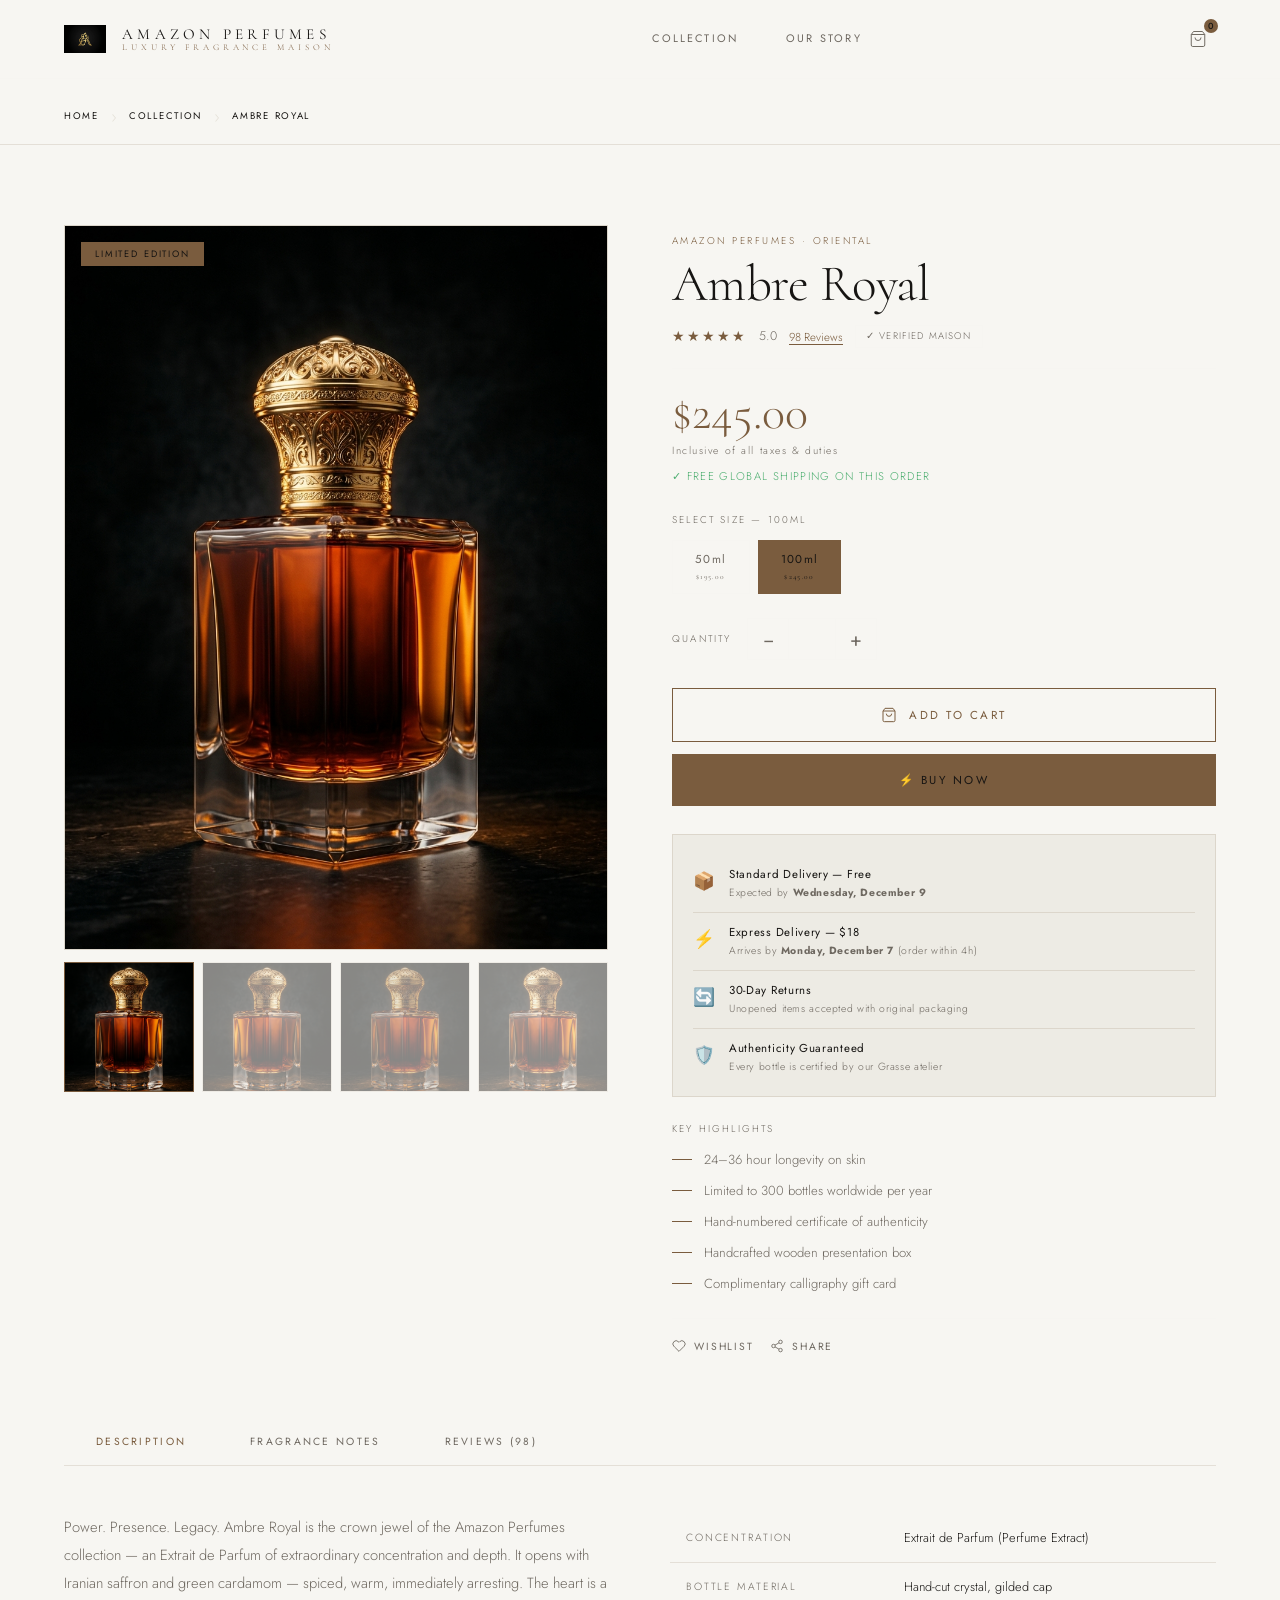
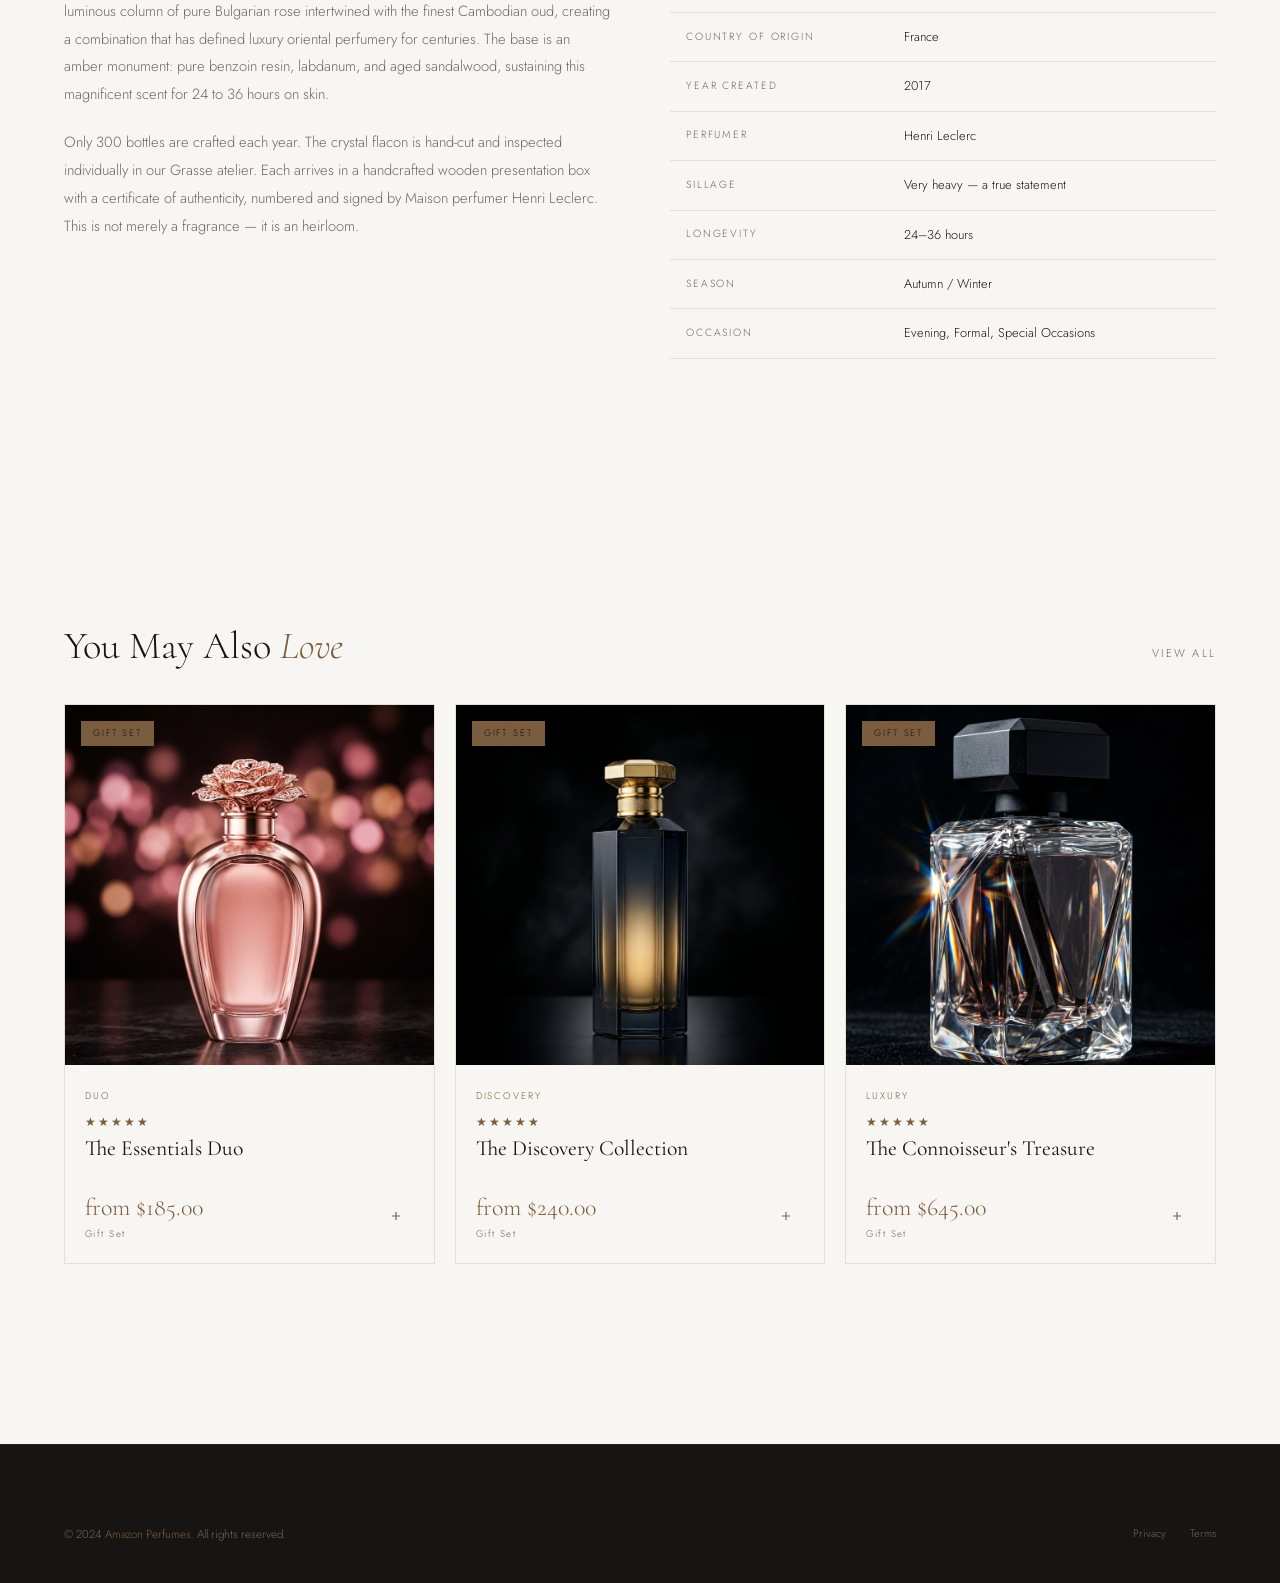
<file: ambre-royal.html>
<!DOCTYPE html>
<html lang="en">
<head>
  <meta charset="UTF-8" />
  <meta name="viewport" content="width=device-width, initial-scale=1.0" />
  <title>Ambre Royal — Amazon Perfumes</title>
  <meta name="description" content="Ambre Royal — Power. Presence. Legacy. Saffron, Oud, Amber. Limited to 300 bottles per year." />
  <link rel="preconnect" href="https://fonts.googleapis.com" />
  <link rel="preconnect" href="https://fonts.gstatic.com" crossorigin />
  <link href="https://fonts.googleapis.com/css2?family=Cormorant+Garamond:ital,wght@0,300;0,400;1,300;1,400&family=Cormorant:ital,wght@0,300;0,700;1,300&family=Jost:wght@200;300;400;500&display=swap" rel="stylesheet" />
  <link rel="stylesheet" href="css/style.css" />
  <link rel="stylesheet" href="css/product.css" />
</head>
<body style="cursor:auto;">

<header id="nav" class="filled" role="banner">
  <div class="nav-bar">
    <a href="index.html" class="nav-logo" aria-label="Amazon Perfumes Home">
      <img src="assets/images/logo.jpg" alt="Amazon Perfumes" />
      <div class="nav-wordmark">Amazon Perfumes<small>Luxury Fragrance Maison</small></div>
    </a>
    <nav class="nav-center" aria-label="Primary navigation">
      <a href="index.html#collection">Collection</a>
      <a href="index.html#story">Our Story</a>
    </nav>
    <div class="nav-right">
      <a href="cart.html" class="nav-icon" aria-label="Shopping cart">
        <svg viewBox="0 0 24 24" fill="none" stroke="currentColor" stroke-width="1.3"><path d="M6 2L3 6v14a2 2 0 002 2h14a2 2 0 002-2V6l-3-4z"/><line x1="3" y1="6" x2="21" y2="6"/><path d="M16 10a4 4 0 01-8 0"/></svg>
        <span class="cart-count" id="cart-count">0</span>
      </a>
    </div>
  </div>
</header>

<div style="background:var(--bg-blush);border-bottom:1px solid var(--border);padding:14px 0;margin-top:90px;">
  <div class="wrap">
    <nav aria-label="Breadcrumb" style="display:flex;gap:12px;align-items:center;">
      <a href="index.html" class="t-label" style="color:var(--white-faint);font-size:.6rem;letter-spacing:.18em;transition:color .3s;" onmouseenter="this.style.color='var(--gold)'" onmouseleave="this.style.color='var(--white-faint)'">Home</a>
      <span style="color:var(--border);">›</span>
      <a href="index.html#collection" class="t-label" style="color:var(--white-faint);font-size:.6rem;letter-spacing:.18em;transition:color .3s;" onmouseenter="this.style.color='var(--gold)'" onmouseleave="this.style.color='var(--white-faint)'">Collection</a>
      <span style="color:var(--border);">›</span>
      <span class="t-label" style="color:var(--gold);font-size:.6rem;letter-spacing:.18em;">Ambre Royal</span>
    </nav>
  </div>
</div>

<main class="page-shell" style="padding-top:60px;">
  <div class="wrap">
    <div id="product-detail-shell"></div>
  </div>
</main>

<footer role="contentinfo">
  <div class="wrap">
    <div class="footer-bottom">
      <p>© 2024 <span>Amazon Perfumes</span>. All rights reserved.</p>
      <nav class="footer-legal"><a href="#">Privacy</a><a href="#">Terms</a></nav>
    </div>
  </div>
</footer>

<script src="js/shop.js"></script>
<script>
  window._pageInitDone = true;
  goToProduct = function(id) {
    var map = {'nuit-dor':'nuit-dor.html','lumiere-doree':'lumiere-doree.html','crystal-noir':'crystal-noir.html','ambre-royal':'ambre-royal.html','rose-eternelle':'rose-eternelle.html','blanc-de-blanc':'blanc-de-blanc.html'};
    window.location.href = map[id] || 'product.html?id=' + id;
  };
  document.addEventListener('DOMContentLoaded', function() {
    history.replaceState(null, '', location.pathname + '?id=ambre-royal');
    renderProductPage();
    updateCartBadge();
  });
</script>
</body>
</html>
</file>
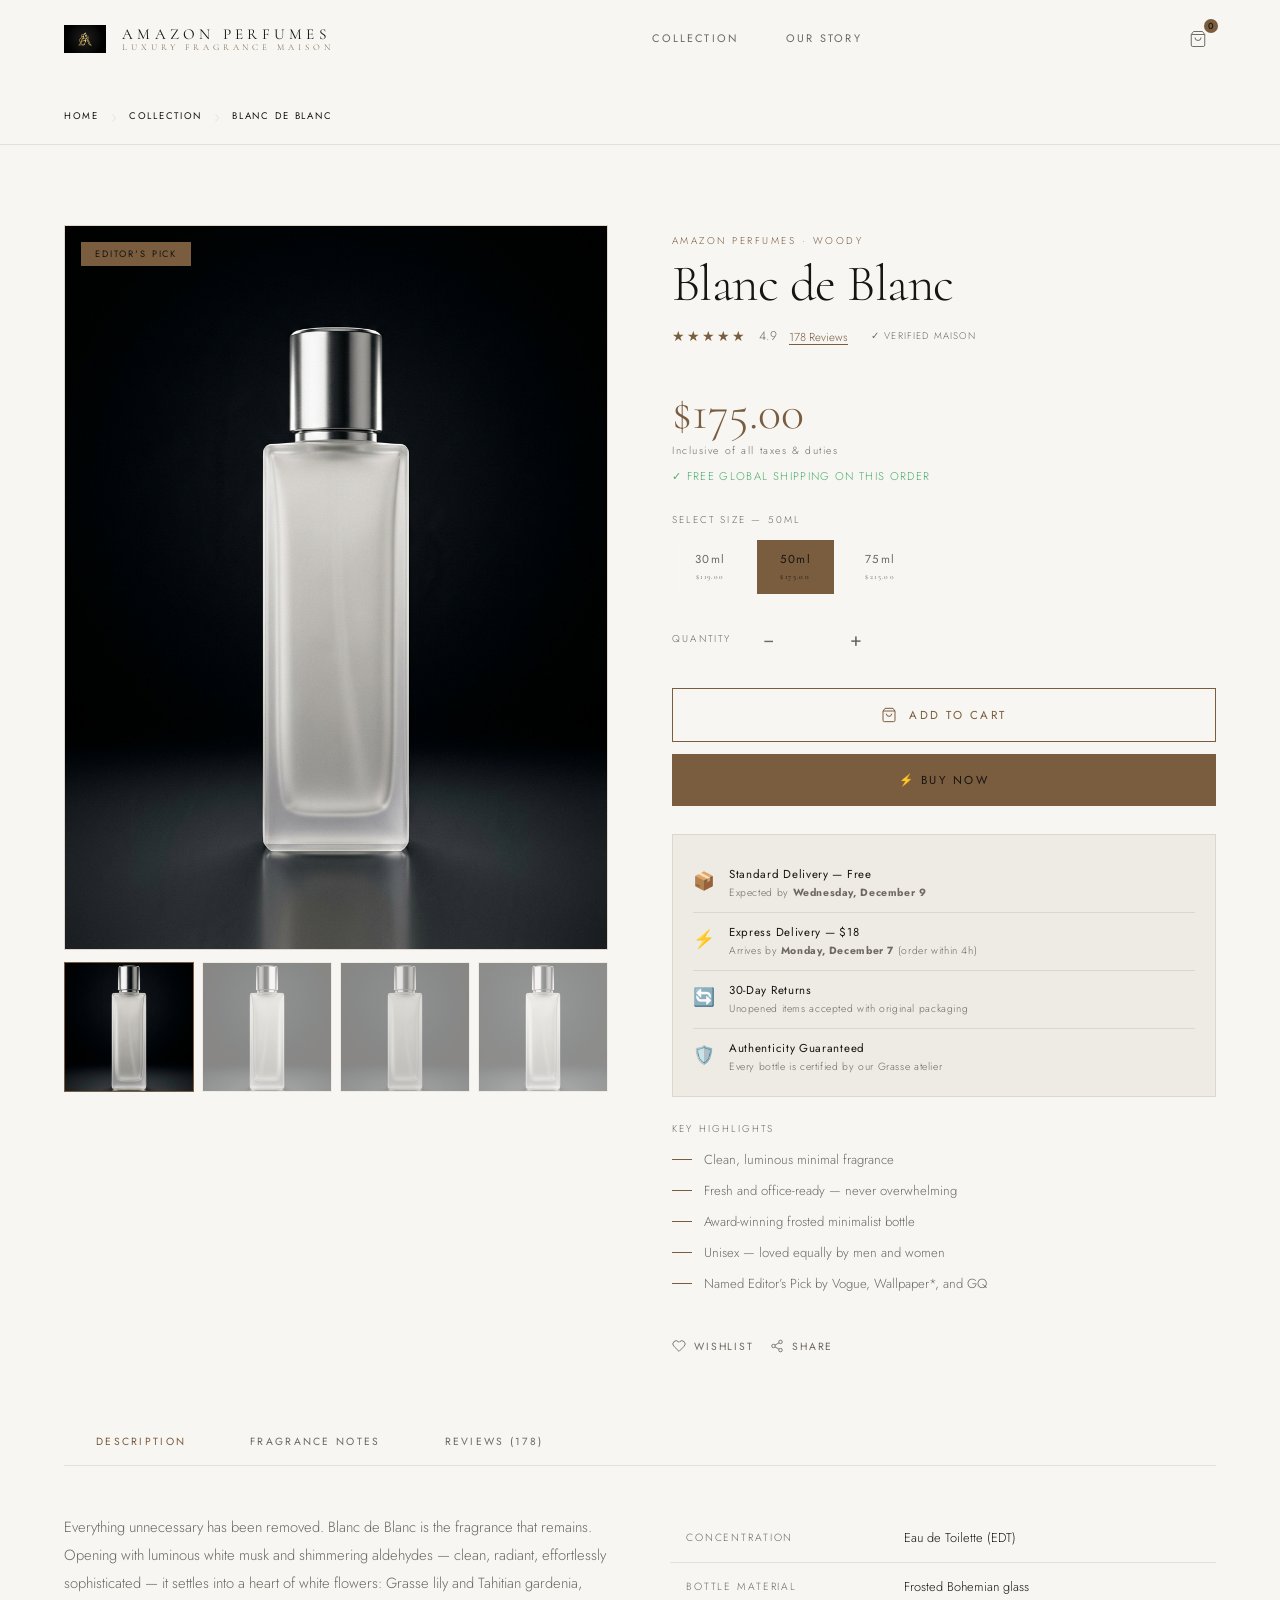
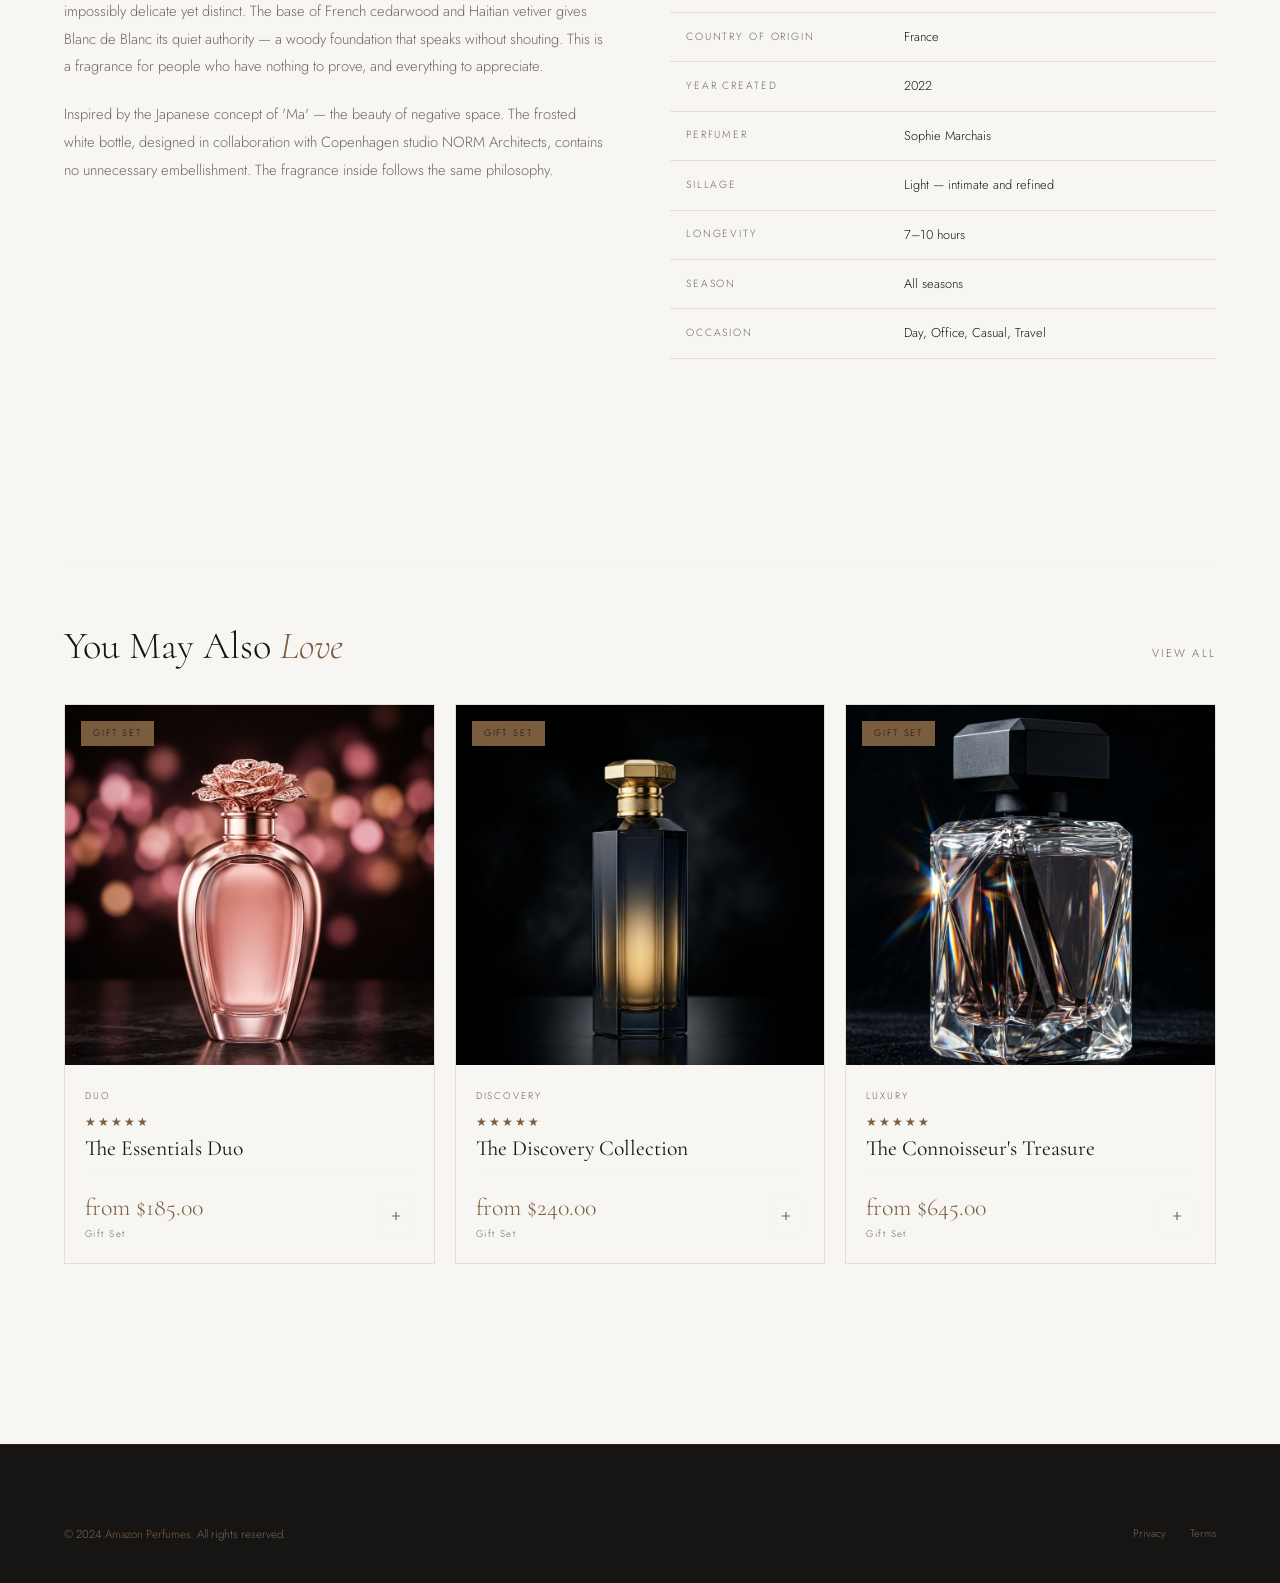
<file: blanc-de-blanc.html>
<!DOCTYPE html>
<html lang="en">
<head>
  <meta charset="UTF-8" />
  <meta name="viewport" content="width=device-width, initial-scale=1.0" />
  <title>Blanc de Blanc — Amazon Perfumes</title>
  <meta name="description" content="Blanc de Blanc — Everything unnecessary removed. White Musk, Lily, Cedarwood. Editor's Pick." />
  <link rel="preconnect" href="https://fonts.googleapis.com" />
  <link rel="preconnect" href="https://fonts.gstatic.com" crossorigin />
  <link href="https://fonts.googleapis.com/css2?family=Cormorant+Garamond:ital,wght@0,300;0,400;1,300;1,400&family=Cormorant:ital,wght@0,300;0,700;1,300&family=Jost:wght@200;300;400;500&display=swap" rel="stylesheet" />
  <link rel="stylesheet" href="css/style.css" />
  <link rel="stylesheet" href="css/product.css" />
</head>
<body style="cursor:auto;">

<header id="nav" class="filled" role="banner">
  <div class="nav-bar">
    <a href="index.html" class="nav-logo" aria-label="Amazon Perfumes Home">
      <img src="assets/images/logo.jpg" alt="Amazon Perfumes" />
      <div class="nav-wordmark">Amazon Perfumes<small>Luxury Fragrance Maison</small></div>
    </a>
    <nav class="nav-center" aria-label="Primary navigation">
      <a href="index.html#collection">Collection</a>
      <a href="index.html#story">Our Story</a>
    </nav>
    <div class="nav-right">
      <a href="cart.html" class="nav-icon" aria-label="Shopping cart">
        <svg viewBox="0 0 24 24" fill="none" stroke="currentColor" stroke-width="1.3"><path d="M6 2L3 6v14a2 2 0 002 2h14a2 2 0 002-2V6l-3-4z"/><line x1="3" y1="6" x2="21" y2="6"/><path d="M16 10a4 4 0 01-8 0"/></svg>
        <span class="cart-count" id="cart-count">0</span>
      </a>
    </div>
  </div>
</header>

<div style="background:var(--bg-blush);border-bottom:1px solid var(--border);padding:14px 0;margin-top:90px;">
  <div class="wrap">
    <nav aria-label="Breadcrumb" style="display:flex;gap:12px;align-items:center;">
      <a href="index.html" class="t-label" style="color:var(--white-faint);font-size:.6rem;letter-spacing:.18em;transition:color .3s;" onmouseenter="this.style.color='var(--gold)'" onmouseleave="this.style.color='var(--white-faint)'">Home</a>
      <span style="color:var(--border);">›</span>
      <a href="index.html#collection" class="t-label" style="color:var(--white-faint);font-size:.6rem;letter-spacing:.18em;transition:color .3s;" onmouseenter="this.style.color='var(--gold)'" onmouseleave="this.style.color='var(--white-faint)'">Collection</a>
      <span style="color:var(--border);">›</span>
      <span class="t-label" style="color:var(--gold);font-size:.6rem;letter-spacing:.18em;">Blanc de Blanc</span>
    </nav>
  </div>
</div>

<main class="page-shell" style="padding-top:60px;">
  <div class="wrap">
    <div id="product-detail-shell"></div>
  </div>
</main>

<footer role="contentinfo">
  <div class="wrap">
    <div class="footer-bottom">
      <p>© 2024 <span>Amazon Perfumes</span>. All rights reserved.</p>
      <nav class="footer-legal"><a href="#">Privacy</a><a href="#">Terms</a></nav>
    </div>
  </div>
</footer>

<script src="js/shop.js"></script>
<script>
  window._pageInitDone = true;
  goToProduct = function(id) {
    var map = {'nuit-dor':'nuit-dor.html','lumiere-doree':'lumiere-doree.html','crystal-noir':'crystal-noir.html','ambre-royal':'ambre-royal.html','rose-eternelle':'rose-eternelle.html','blanc-de-blanc':'blanc-de-blanc.html'};
    window.location.href = map[id] || 'product.html?id=' + id;
  };
  document.addEventListener('DOMContentLoaded', function() {
    history.replaceState(null, '', location.pathname + '?id=blanc-de-blanc');
    renderProductPage();
    updateCartBadge();
  });
</script>
</body>
</html>
</file>
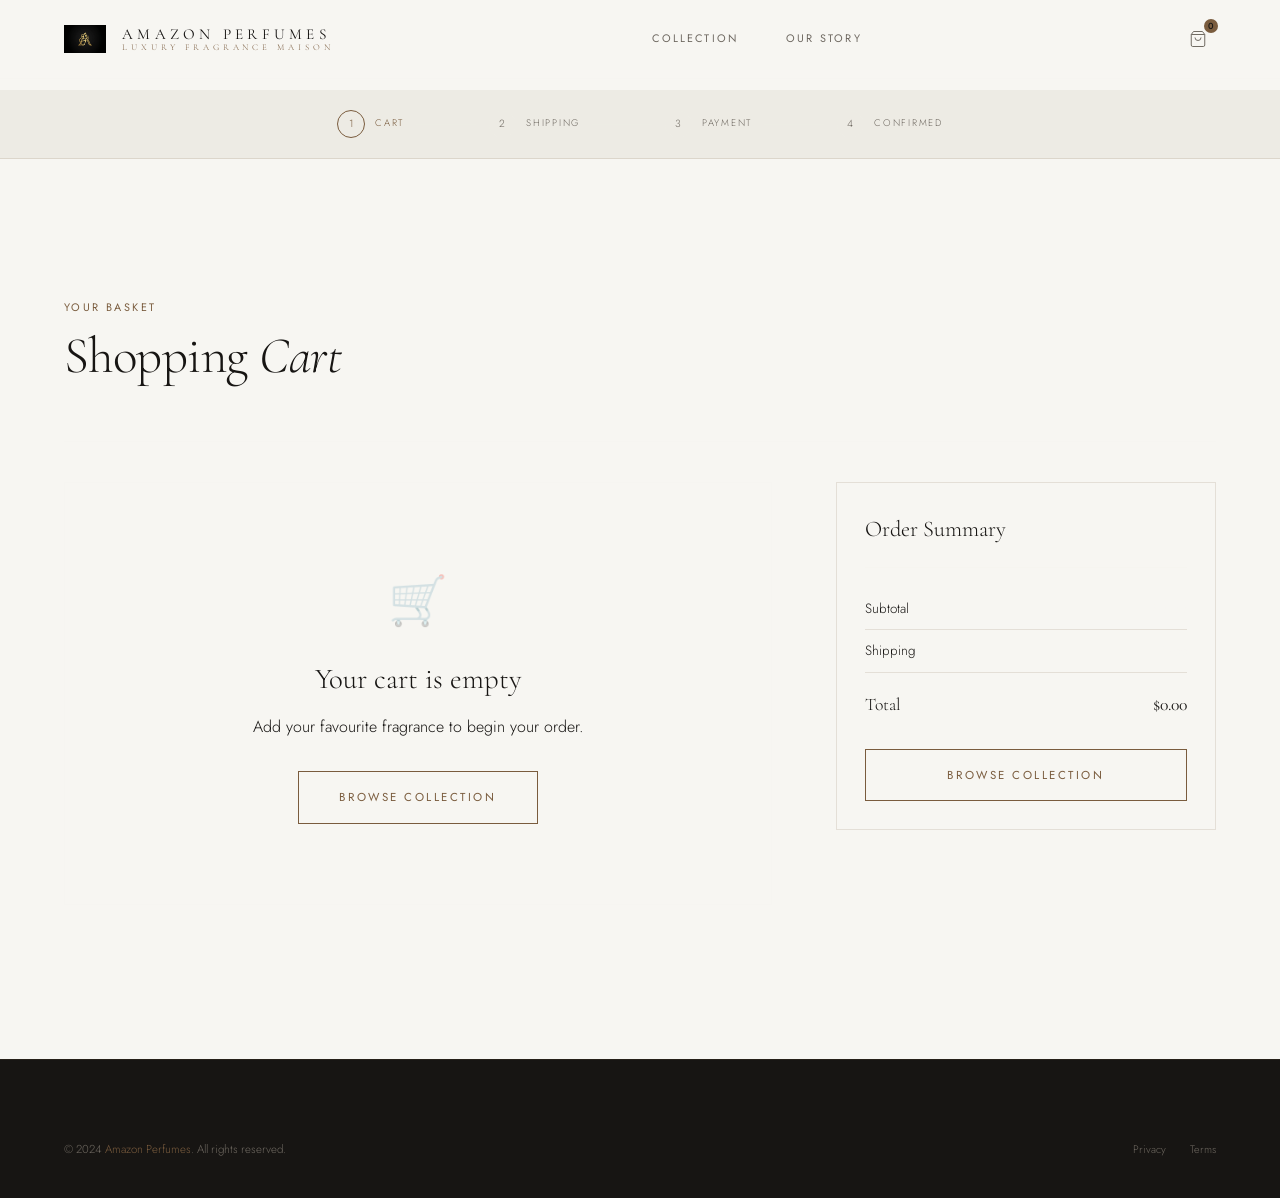
<file: cart.html>
<!DOCTYPE html>
<html lang="en">
<head>
  <meta charset="UTF-8" />
  <meta name="viewport" content="width=device-width, initial-scale=1.0" />
  <title>Shopping Cart — Amazon Perfumes</title>
  <meta name="description" content="Your Amazon Perfumes shopping cart." />
  <link rel="preconnect" href="https://fonts.googleapis.com" />
  <link rel="preconnect" href="https://fonts.gstatic.com" crossorigin />
  <link href="https://fonts.googleapis.com/css2?family=Cormorant+Garamond:ital,wght@0,300;0,400;1,300;1,400&family=Cormorant:ital,wght@0,300;0,700;1,300&family=Jost:wght@200;300;400;500&display=swap" rel="stylesheet" />
  <link rel="stylesheet" href="css/style.css" />
  <link rel="stylesheet" href="css/product.css" />
</head>
<body style="cursor:auto;">

<header id="nav" class="filled" role="banner">
  <div class="nav-bar">
    <a href="index.html" class="nav-logo" aria-label="Amazon Perfumes Home">
      <img src="assets/images/logo.jpg" alt="Amazon Perfumes monogram" />
      <div class="nav-wordmark">Amazon Perfumes<small>Luxury Fragrance Maison</small></div>
    </a>
    <nav class="nav-center" aria-label="Primary navigation">
      <a href="index.html#collection">Collection</a>
      <a href="index.html#story">Our Story</a>
    </nav>
    <div class="nav-right">
      <a href="cart.html" class="nav-icon" aria-label="Shopping cart">
        <svg viewBox="0 0 24 24" fill="none" stroke="currentColor" stroke-width="1.3" aria-hidden="true">
          <path d="M6 2L3 6v14a2 2 0 002 2h14a2 2 0 002-2V6l-3-4z"/>
          <line x1="3" y1="6" x2="21" y2="6"/>
          <path d="M16 10a4 4 0 01-8 0"/>
        </svg>
        <span class="cart-count" id="cart-count">0</span>
      </a>
    </div>
  </div>
</header>

<!-- Step Indicator -->
<div class="step-indicator" style="margin-top:90px;">
  <div class="step-item">
    <div class="step-num active">1</div>
    <span class="step-label active">Cart</span>
  </div>
  <div class="step-connector"></div>
  <div class="step-item">
    <div class="step-num">2</div>
    <span class="step-label">Shipping</span>
  </div>
  <div class="step-connector"></div>
  <div class="step-item">
    <div class="step-num">3</div>
    <span class="step-label">Payment</span>
  </div>
  <div class="step-connector"></div>
  <div class="step-item">
    <div class="step-num">4</div>
    <span class="step-label">Confirmed</span>
  </div>
</div>

<main class="page-shell" style="padding-top:60px;">
  <div class="wrap">
    <div class="page-header" style="margin-bottom:40px;">
      <p class="t-label gold">Your Basket</p>
      <h1 style="font-family:'Cormorant',serif;font-size:clamp(2.2rem,4vw,3.5rem);font-weight:300;line-height:.95;">Shopping <em style="font-style:italic;color:var(--gold);">Cart</em></h1>
    </div>

    <div class="checkout-layout">
      <!-- Cart Items -->
      <div>
        <div id="empty-cart" class="empty-cart-panel" style="display:none;text-align:center;padding:80px 40px;">
          <div style="font-size:3rem;margin-bottom:16px;opacity:.3">🛒</div>
          <h3 style="font-family:'Cormorant Garamond',serif;font-size:1.8rem;margin-bottom:12px;">Your cart is empty</h3>
          <p style="color:var(--white-faint);margin-bottom:32px;">Add your favourite fragrance to begin your order.</p>
          <a href="index.html#collection" class="btn btn-gold" style="display:inline-flex;">
            <span>Browse Collection</span>
          </a>
        </div>
        <div id="cart-items"></div>
      </div>

      <!-- Order Summary -->
      <aside class="order-summary" id="order-summary">
        <h3 style="font-family:'Cormorant Garamond',serif;font-size:1.3rem;margin-bottom:24px;padding-bottom:16px;border-bottom:1px solid var(--border);">Order Summary</h3>
      </aside>
    </div>
  </div>
</main>

<footer role="contentinfo">
  <div class="wrap">
    <div class="footer-bottom">
      <p>© 2024 <span>Amazon Perfumes</span>. All rights reserved.</p>
      <nav class="footer-legal"><a href="#">Privacy</a><a href="#">Terms</a></nav>
    </div>
  </div>
</footer>

<script src="js/shop.js"></script>
<script>
window._pageInitDone = true;
document.addEventListener('DOMContentLoaded', function() {
  updateCartBadge();
  renderCartPage();
});
</script>
</body>
</html>
</file>
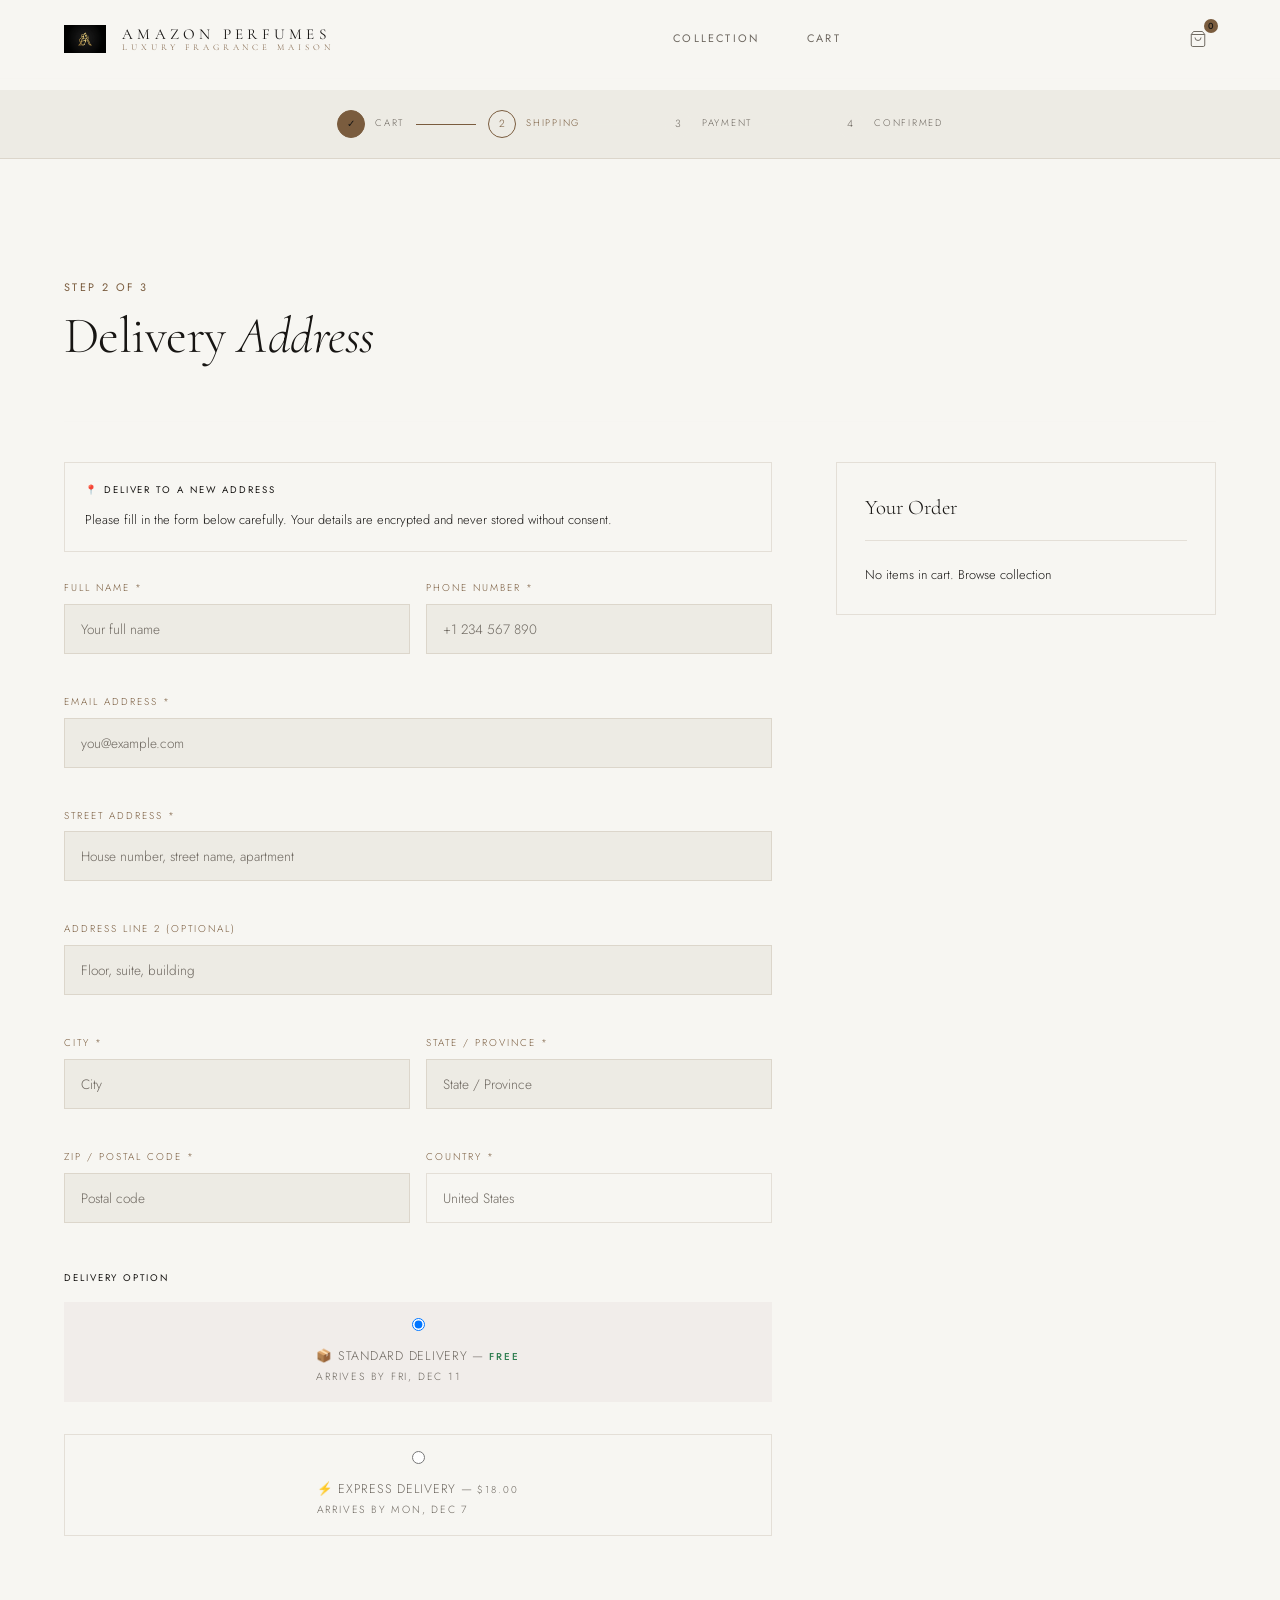
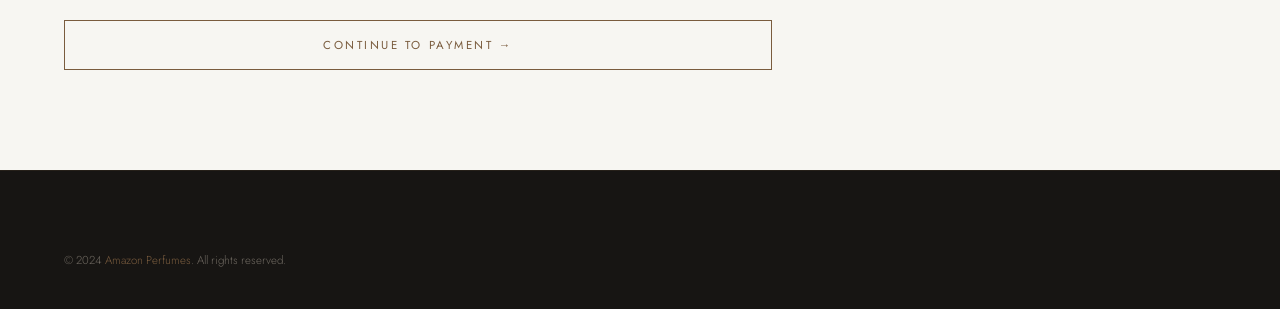
<file: checkout.html>
<!DOCTYPE html>
<html lang="en">
<head>
  <meta charset="UTF-8" />
  <meta name="viewport" content="width=device-width, initial-scale=1.0" />
  <title>Shipping Address — Amazon Perfumes</title>
  <meta name="description" content="Enter your shipping details to complete your luxury fragrance order." />
  <link rel="preconnect" href="https://fonts.googleapis.com" />
  <link rel="preconnect" href="https://fonts.gstatic.com" crossorigin />
  <link href="https://fonts.googleapis.com/css2?family=Cormorant+Garamond:ital,wght@0,300;0,400;1,300;1,400&family=Cormorant:ital,wght@0,300;0,700;1,300&family=Jost:wght@200;300;400;500&display=swap" rel="stylesheet" />
  <link rel="stylesheet" href="css/style.css" />
  <link rel="stylesheet" href="css/product.css" />
</head>
<body style="cursor:auto;">

<header id="nav" class="filled" role="banner">
  <div class="nav-bar">
    <a href="index.html" class="nav-logo" aria-label="Amazon Perfumes Home">
      <img src="assets/images/logo.jpg" alt="Amazon Perfumes monogram" />
      <div class="nav-wordmark">Amazon Perfumes<small>Luxury Fragrance Maison</small></div>
    </a>
    <nav class="nav-center">
      <a href="index.html#collection">Collection</a>
      <a href="cart.html">Cart</a>
    </nav>
    <div class="nav-right">
      <a href="cart.html" class="nav-icon" aria-label="Cart">
        <svg viewBox="0 0 24 24" fill="none" stroke="currentColor" stroke-width="1.3" aria-hidden="true">
          <path d="M6 2L3 6v14a2 2 0 002 2h14a2 2 0 002-2V6l-3-4z"/>
          <line x1="3" y1="6" x2="21" y2="6"/>
          <path d="M16 10a4 4 0 01-8 0"/>
        </svg>
        <span class="cart-count" id="cart-count">0</span>
      </a>
    </div>
  </div>
</header>

<!-- Step Indicator -->
<div class="step-indicator" style="margin-top:90px;">
  <div class="step-item">
    <div class="step-num done">✓</div>
    <span class="step-label">Cart</span>
  </div>
  <div class="step-connector done"></div>
  <div class="step-item">
    <div class="step-num active">2</div>
    <span class="step-label active">Shipping</span>
  </div>
  <div class="step-connector"></div>
  <div class="step-item">
    <div class="step-num">3</div>
    <span class="step-label">Payment</span>
  </div>
  <div class="step-connector"></div>
  <div class="step-item">
    <div class="step-num">4</div>
    <span class="step-label">Confirmed</span>
  </div>
</div>

<main class="page-shell" style="padding-top:40px;">
  <div class="wrap">
    <div class="page-header" style="margin-top:0;margin-bottom:40px;">
      <p class="t-label gold">Step 2 of 3</p>
      <h1 style="font-family:'Cormorant',serif;font-size:clamp(2.2rem,4vw,3.5rem);font-weight:300;line-height:.95;">Delivery <em style="font-style:italic;color:var(--gold);">Address</em></h1>
    </div>

    <div class="checkout-layout">
      <div>
        <!-- Saved address shortcut -->
        <div style="background:var(--bg-blush);border:1px solid var(--border);padding:20px;margin-bottom:28px;">
          <p class="t-label" style="color:var(--gold);font-size:.6rem;letter-spacing:.2em;margin-bottom:12px;">📍 Deliver to a New Address</p>
          <p style="font-size:.8rem;color:var(--white-faint);line-height:1.6;">Please fill in the form below carefully. Your details are encrypted and never stored without consent.</p>
        </div>

        <form id="checkout-form" class="checkout-form" novalidate>
          <div class="field-row two-up">
            <label>
              <span>Full Name *</span>
              <input type="text" name="fullname" placeholder="Your full name" required autocomplete="name" />
            </label>
            <label>
              <span>Phone Number *</span>
              <input type="tel" name="phone" placeholder="+1 234 567 890" required autocomplete="tel" />
            </label>
          </div>
          <label>
            <span>Email Address *</span>
            <input type="email" name="email" placeholder="you@example.com" required autocomplete="email" />
          </label>
          <label>
            <span>Street Address *</span>
            <input type="text" name="address" placeholder="House number, street name, apartment" required autocomplete="street-address" />
          </label>
          <label>
            <span>Address Line 2 (optional)</span>
            <input type="text" name="address2" placeholder="Floor, suite, building" autocomplete="address-line2" />
          </label>
          <div class="field-row two-up">
            <label>
              <span>City *</span>
              <input type="text" name="city" placeholder="City" required autocomplete="address-level2" />
            </label>
            <label>
              <span>State / Province *</span>
              <input type="text" name="state" placeholder="State / Province" required autocomplete="address-level1" />
            </label>
          </div>
          <div class="field-row two-up">
            <label>
              <span>ZIP / Postal Code *</span>
              <input type="text" name="zip" placeholder="Postal code" required autocomplete="postal-code" />
            </label>
            <label>
              <span>Country *</span>
              <select name="country" required autocomplete="country" style="background:var(--bg-blush);color:var(--black);border:1px solid var(--border);padding:14px 16px;font-size:.85rem;font-family:'Jost',sans-serif;width:100%;outline:none;appearance:none;">
                <option value="US">United States</option>
                <option value="GB">United Kingdom</option>
                <option value="FR">France</option>
                <option value="DE">Germany</option>
                <option value="AE">UAE</option>
                <option value="IN">India</option>
                <option value="AU">Australia</option>
                <option value="CA">Canada</option>
                <option value="SG">Singapore</option>
                <option value="JP">Japan</option>
                <option value="OTHER">Other</option>
              </select>
            </label>
          </div>

          <!-- Delivery options -->
          <div style="margin-top:8px;">
            <span class="t-label" style="color:var(--gold);font-size:.6rem;letter-spacing:.2em;display:block;margin-bottom:16px;">Delivery Option</span>
            <div style="display:flex;flex-direction:column;gap:12px;" id="delivery-options">
              <label class="delivery-option-card active" style="display:flex;align-items:center;gap:16px;padding:16px 20px;border:1px solid var(--gold);cursor:pointer;background:rgba(139,58,82,.05);">
                <input type="radio" name="delivery" value="standard" checked style="accent-color:var(--gold);" />
                <div style="flex:1;">
                  <div style="font-size:.78rem;color:var(--black);letter-spacing:.06em;margin-bottom:2px;font-family:'Jost',sans-serif;">📦 Standard Delivery — <span style="color:#2e7d4f;font-weight:500;">FREE</span></div>
                  <div style="font-size:.65rem;color:var(--white-faint);font-family:'Jost',sans-serif;" id="std-delivery-date">Estimated 5–7 business days</div>
                </div>
              </label>
              <label class="delivery-option-card" style="display:flex;align-items:center;gap:16px;padding:16px 20px;border:1px solid var(--border);cursor:pointer;" id="express-card">
                <input type="radio" name="delivery" value="express" style="accent-color:var(--gold);" />
                <div style="flex:1;">
                  <div style="font-size:.78rem;color:var(--black);letter-spacing:.06em;margin-bottom:2px;font-family:'Jost',sans-serif;">⚡ Express Delivery — <span style="color:var(--gold);">$18.00</span></div>
                  <div style="font-size:.65rem;color:var(--white-faint);font-family:'Jost',sans-serif;" id="exp-delivery-date">Estimated 2–3 business days</div>
                </div>
              </label>
            </div>
          </div>

          <div style="margin-top:28px;">
            <button type="submit" class="btn btn-gold" id="checkout-submit-btn" style="width:100%;justify-content:center;">
              <span>Continue to Payment →</span>
            </button>
          </div>

          <p id="checkout-error" style="display:none;color:#e88;font-size:.75rem;margin-top:12px;text-align:center;font-family:'Jost',sans-serif;"></p>
        </form>
      </div>

      <!-- Order Summary -->
      <aside class="order-summary" id="checkout-summary">
        <h3 style="font-family:'Cormorant Garamond',serif;font-size:1.3rem;margin-bottom:24px;padding-bottom:16px;border-bottom:1px solid var(--border);">Your Order</h3>
      </aside>
    </div>
  </div>
</main>

<footer role="contentinfo">
  <div class="wrap">
    <div class="footer-bottom">
      <p>© 2024 <span>Amazon Perfumes</span>. All rights reserved.</p>
    </div>
  </div>
</footer>

<script src="js/shop.js"></script>
<script>
window._pageInitDone = true;
document.addEventListener('DOMContentLoaded', function() {
  updateCartBadge();
  renderCheckoutSummary();

  // Delivery dates
  var d1 = new Date(); d1.setDate(d1.getDate() + 7);
  var d2 = new Date(); d2.setDate(d2.getDate() + 5);
  var d3 = new Date(); d3.setDate(d3.getDate() + 3);
  var opts = { weekday:'short', month:'short', day:'numeric' };
  document.getElementById('std-delivery-date').textContent = 'Arrives by ' + d1.toLocaleDateString('en-US', opts);
  document.getElementById('exp-delivery-date').textContent = 'Arrives by ' + d3.toLocaleDateString('en-US', opts);

  // Delivery option visual toggle
  document.querySelectorAll('input[name="delivery"]').forEach(function(radio) {
    radio.addEventListener('change', function() {
      document.querySelectorAll('.delivery-option-card').forEach(function(c) {
        c.style.borderColor = 'var(--border)';
        c.style.background = 'transparent';
      });
      radio.closest('.delivery-option-card').style.borderColor = 'var(--gold)';
      radio.closest('.delivery-option-card').style.background = 'rgba(139,58,82,.05)';
      renderCheckoutSummary();
    });
  });

  // Form submission
  document.getElementById('checkout-form').addEventListener('submit', function(e) {
    e.preventDefault();
    var errEl = document.getElementById('checkout-error');
    var form = e.target;
    var required = ['fullname','phone','email','address','city','state','zip'];
    var missing = required.filter(function(n) {
      return !form.elements[n] || !form.elements[n].value.trim();
    });
    if (missing.length) {
      errEl.textContent = 'Please fill in all required fields.';
      errEl.style.display = 'block';
      return;
    }
    errEl.style.display = 'none';
    var delivery = form.elements['delivery'].value;
    var shippingData = {
      fullname: form.elements['fullname'].value.trim(),
      phone: form.elements['phone'].value.trim(),
      email: form.elements['email'].value.trim(),
      address: form.elements['address'].value.trim(),
      address2: form.elements['address2'] ? form.elements['address2'].value.trim() : '',
      city: form.elements['city'].value.trim(),
      state: form.elements['state'].value.trim(),
      zip: form.elements['zip'].value.trim(),
      country: form.elements['country'].value,
      delivery: delivery,
      deliveryCost: delivery === 'express' ? 18 : 0
    };
    localStorage.setItem('amazonPerfumesShipping', JSON.stringify(shippingData));
    var btn = document.getElementById('checkout-submit-btn');
    btn.querySelector('span').textContent = 'Saving...';
    setTimeout(function() { window.location.href = 'payment.html'; }, 600);
  });
});

function renderCheckoutSummary() {
  var summary = document.getElementById('checkout-summary');
  if (!summary) return;
  var cart = readCart();
  var delivery = document.querySelector('input[name="delivery"]:checked');
  var deliveryCost = delivery && delivery.value === 'express' ? 18 : 0;
  var subtotal = getCartTotal(cart);
  var total = subtotal + deliveryCost;
  if (!cart.length) {
    summary.innerHTML = '<h3 style="font-family:\'Cormorant Garamond\',serif;font-size:1.3rem;margin-bottom:24px;padding-bottom:16px;border-bottom:1px solid var(--border);">Your Order</h3><p style="color:var(--white-faint);font-size:.8rem;">No items in cart. <a href="index.html#collection" style="color:var(--gold);">Browse collection</a></p>';
    return;
  }
  var itemsHTML = cart.map(function(item) {
    return '<div style="display:flex;gap:12px;align-items:flex-start;padding:12px 0;border-bottom:1px solid var(--border);">' +
      '<div style="width:56px;height:72px;overflow:hidden;border:1px solid var(--border);flex-shrink:0;">' +
        '<img src="' + item.image + '" alt="' + item.name + '" style="width:100%;height:100%;object-fit:cover;" />' +
      '</div>' +
      '<div style="flex:1;min-width:0;">' +
        '<div style="font-size:.82rem;color:var(--black);margin-bottom:4px;white-space:nowrap;overflow:hidden;text-overflow:ellipsis;">' + item.name + '</div>' +
        '<div style="font-size:.65rem;color:var(--white-faint);font-family:\'Jost\',sans-serif;">' + item.size + ' · Qty: ' + item.qty + '</div>' +
      '</div>' +
      '<div style="font-family:\'Cormorant Garamond\',serif;font-size:1rem;color:var(--gold);flex-shrink:0;">' + currency(item.price * item.qty) + '</div>' +
    '</div>';
  }).join('');
  summary.innerHTML =
    '<h3 style="font-family:\'Cormorant Garamond\',serif;font-size:1.3rem;margin-bottom:24px;padding-bottom:16px;border-bottom:1px solid var(--border);">Your Order</h3>' +
    itemsHTML +
    '<div class="summary-row" style="display:flex;justify-content:space-between;padding:12px 0;font-size:.82rem;color:var(--black);"><span>Subtotal</span><strong style="color:var(--black);">' + currency(subtotal) + '</strong></div>' +
    '<div class="summary-row" style="display:flex;justify-content:space-between;padding:12px 0;font-size:.82rem;color:var(--black);border-bottom:1px solid var(--border);"><span>Shipping</span><strong style="color:' + (deliveryCost ? 'var(--black)' : '#2e7d4f') + ';">' + (deliveryCost ? currency(deliveryCost) : 'Free') + '</strong></div>' +
    '<div class="summary-row" style="display:flex;justify-content:space-between;padding:16px 0;font-size:1rem;"><span style="font-family:\'Cormorant Garamond\',serif;color:var(--black);">Total</span><strong style="font-family:\'Cormorant Garamond\',serif;font-size:1.4rem;color:var(--gold);">' + currency(total) + '</strong></div>';
}
</script>
</body>
</html>
</file>
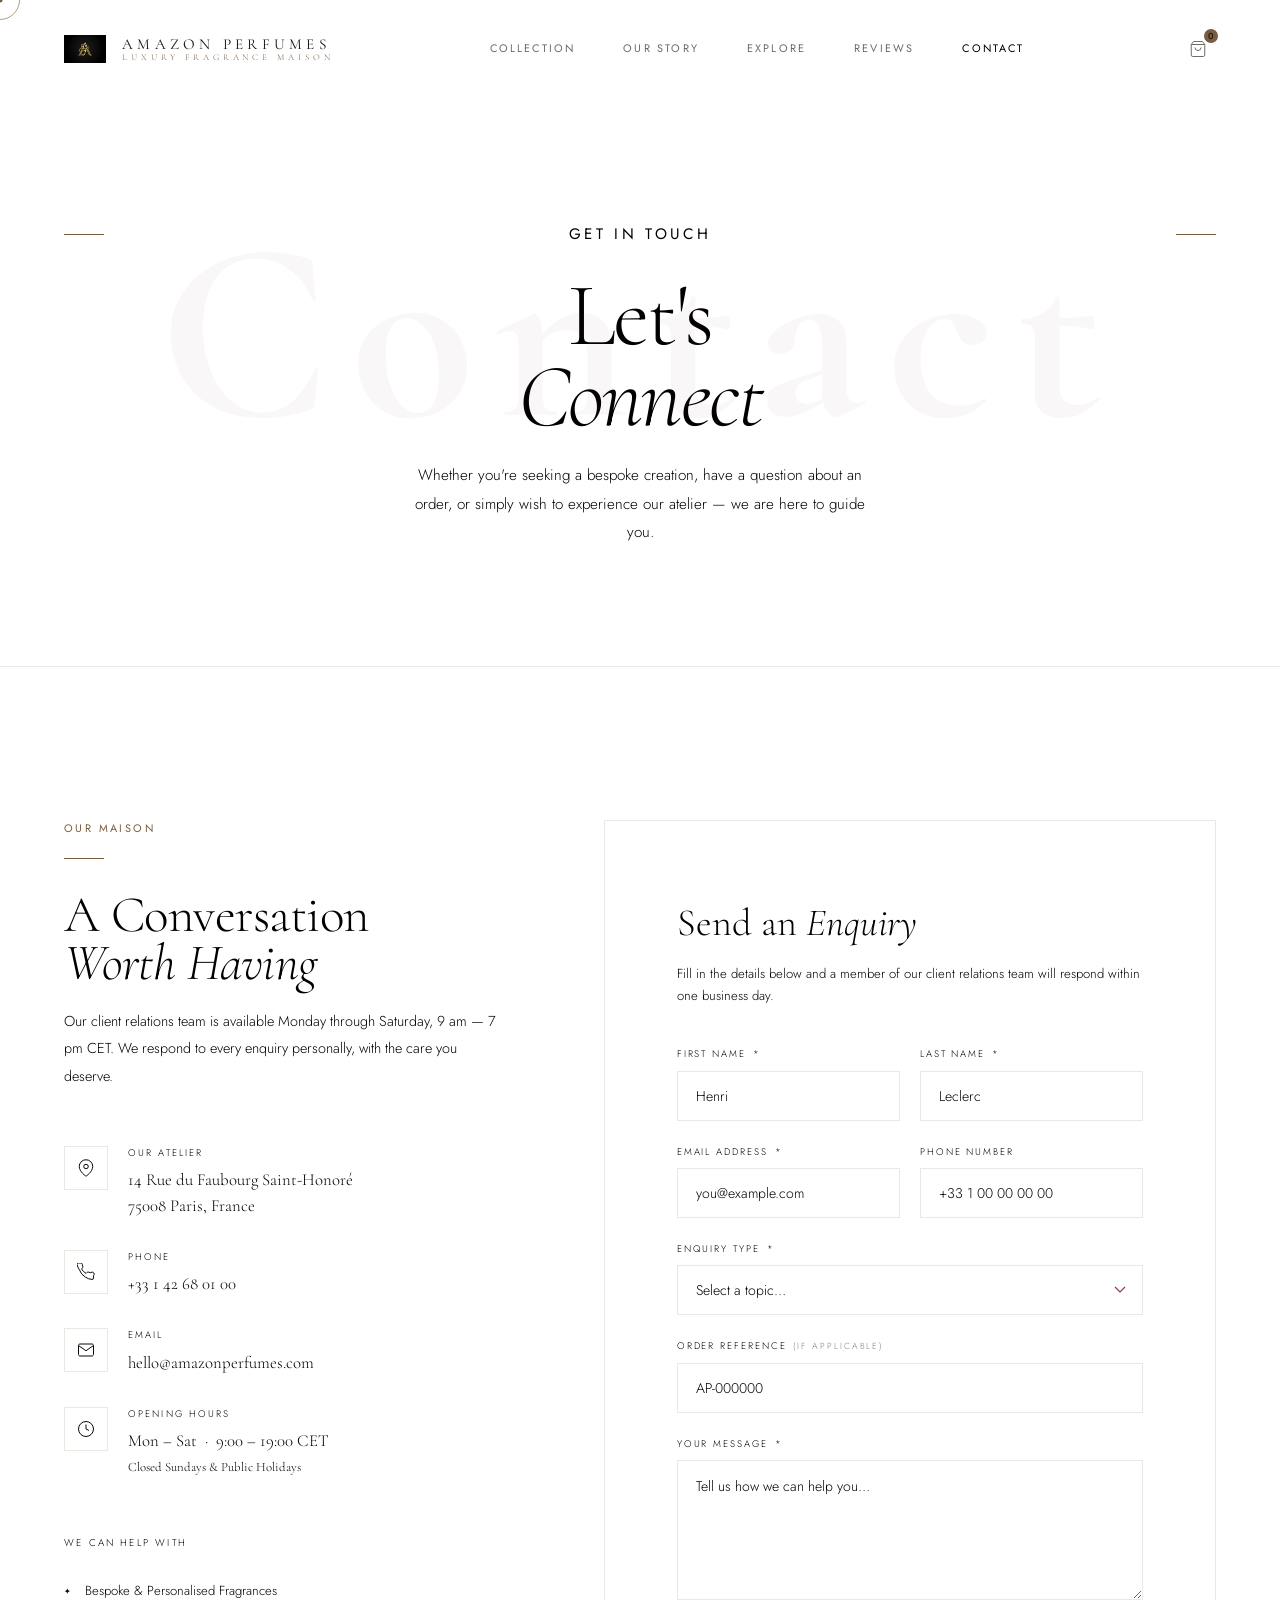
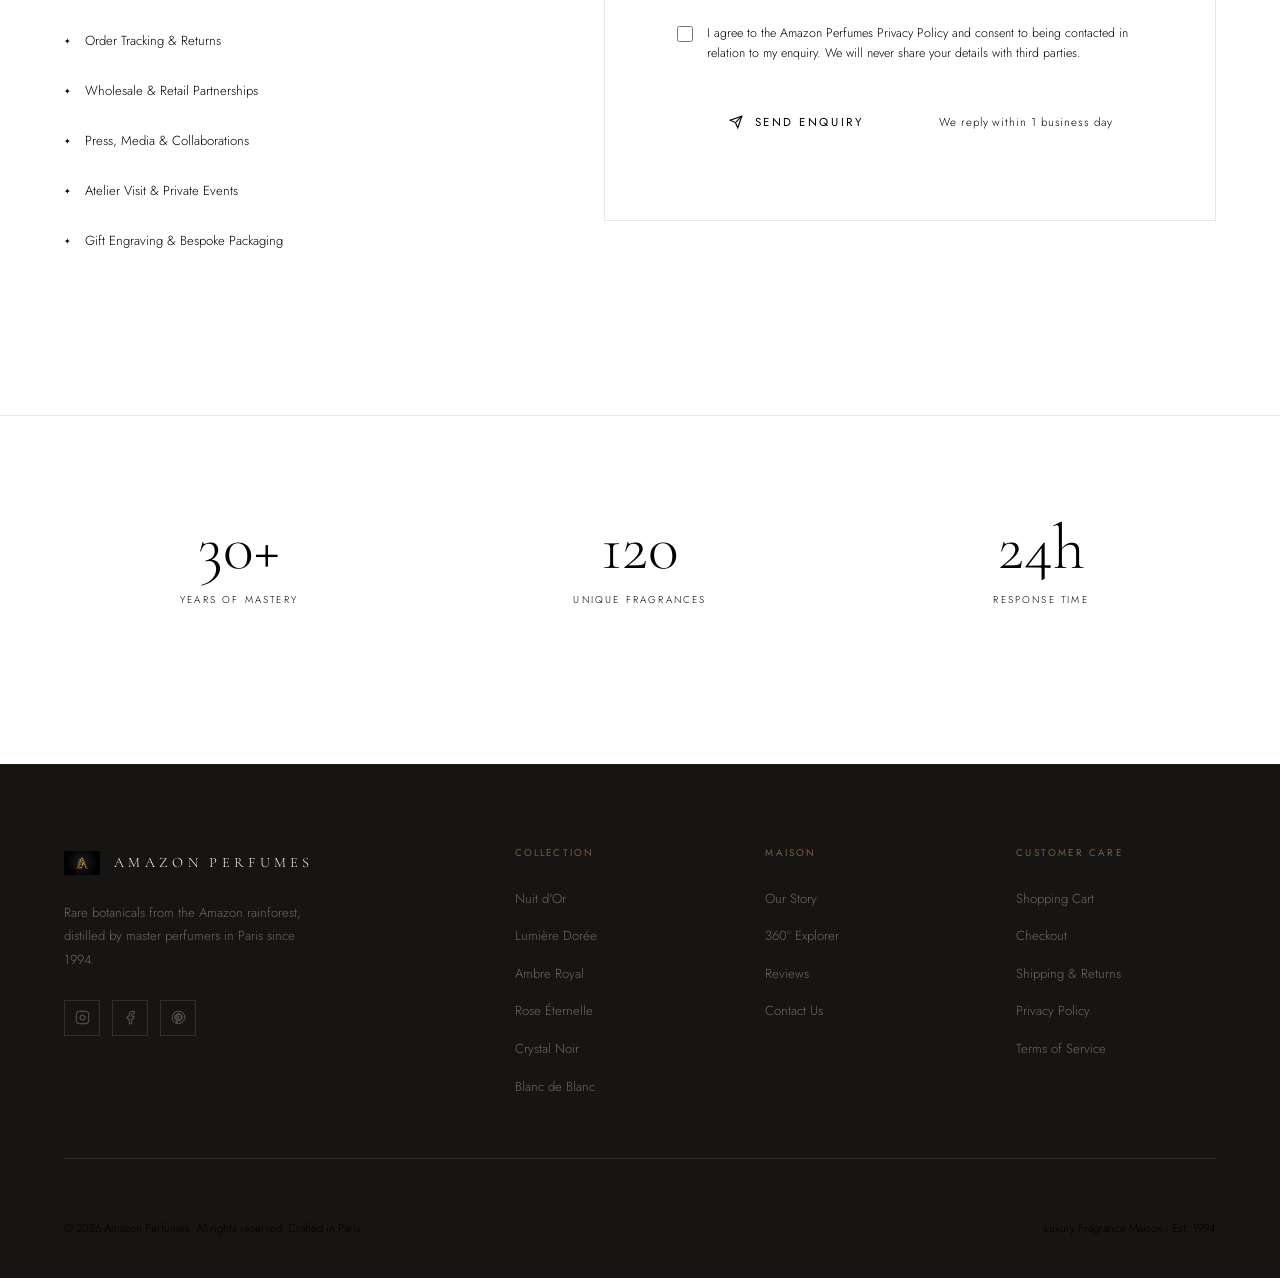
<file: contact.html>
<!DOCTYPE html>
<html lang="en">
<head>
  <meta charset="UTF-8" />
  <meta name="viewport" content="width=device-width, initial-scale=1.0" />
  <title>Contact — Amazon Perfumes</title>
  <meta name="description" content="Get in touch with Amazon Perfumes. Enquire about bespoke fragrances, orders, press, or visit our Paris atelier." />
  <link rel="preconnect" href="https://fonts.googleapis.com" />
  <link rel="preconnect" href="https://fonts.gstatic.com" crossorigin />
  <link href="https://fonts.googleapis.com/css2?family=Cormorant+Garamond:ital,wght@0,300;0,400;0,500;1,300;1,400&family=Cormorant:ital,wght@0,300;0,700;1,300;1,700&family=Inter:wght@300;400&family=Jost:wght@200;300;400;500&display=swap" rel="stylesheet" />
  <link rel="stylesheet" href="css/style.css" />
  <link rel="stylesheet" href="css/product.css" />
  <style>
    /* ── Page-level overrides for light BG ─────────────────── */
    body {
      background: var(--white);
      color: var(--black);
      cursor: auto;
    }
    button { cursor: pointer; }

    /* ── Contact Hero ───────────────────────────────────────── */
    .contact-hero {
      padding: clamp(140px, 18vw, 220px) 0 clamp(80px, 10vw, 120px);
      text-align: center;
      position: relative;
      overflow: hidden;
      background: var(--bg-blush);
      border-bottom: 1px solid var(--border);
    }
    .contact-hero::before {
      content: 'Contact';
      position: absolute;
      top: 50%; left: 50%;
      transform: translate(-50%, -50%);
      font-family: 'Cormorant', serif;
      font-size: clamp(6rem, 20vw, 22rem);
      font-weight: 700;
      color: rgba(139,58,82,.04);
      letter-spacing: .08em;
      pointer-events: none;
      white-space: nowrap;
      line-height: 1;
    }
    .contact-hero-label {
      display: flex; align-items: center; justify-content: center; gap: 16px;
      margin-bottom: 28px;
    }
    .contact-hero-label .line { margin: 0; }
    .contact-hero h1 {
      font-family: 'Cormorant', serif;
      font-size: clamp(3rem, 7vw, 8rem);
      font-weight: 300;
      line-height: .9;
      letter-spacing: -.02em;
      color: var(--black);
      margin-bottom: 24px;
    }
    .contact-hero h1 em { font-style: italic; color: var(--gold); display: block; }
    .contact-hero p {
      font-size: .95rem;
      color: var(--white-dim);
      max-width: 480px;
      margin: 0 auto;
      line-height: 1.85;
    }

    /* ── Contact Body ───────────────────────────────────────── */
    .contact-body {
      padding: clamp(80px, 12vw, 160px) 0;
    }
    .contact-grid {
      display: grid;
      grid-template-columns: 1fr 1.4fr;
      gap: clamp(60px, 8vw, 140px);
      align-items: start;
    }

    /* ── Info Column ────────────────────────────────────────── */
    .contact-info-title {
      font-family: 'Cormorant', serif;
      font-size: clamp(2rem, 4vw, 3.8rem);
      font-weight: 300;
      line-height: .95;
      letter-spacing: -.01em;
      color: var(--black);
      margin-bottom: 20px;
    }
    .contact-info-title em { font-style: italic; color: var(--gold); }
    .contact-info-desc {
      font-size: .9rem;
      color: var(--white-dim);
      line-height: 1.9;
      margin-bottom: 56px;
    }

    .contact-detail-block {
      display: flex; flex-direction: column; gap: 32px;
      margin-bottom: 56px;
    }
    .contact-detail-item {
      display: flex; gap: 20px; align-items: flex-start;
    }
    .contact-detail-icon {
      width: 44px; height: 44px; flex-shrink: 0;
      border: 1px solid var(--border);
      display: flex; align-items: center; justify-content: center;
      color: var(--gold);
    }
    .contact-detail-icon svg { width: 18px; height: 18px; }
    .contact-detail-lbl {
      font-size: .6rem;
      letter-spacing: .22em;
      text-transform: uppercase;
      color: var(--white-faint);
      font-family: 'Jost', sans-serif;
      margin-bottom: 6px;
    }
    .contact-detail-val {
      font-family: 'Cormorant Garamond', serif;
      font-size: 1.05rem;
      color: var(--black);
      font-weight: 300;
      line-height: 1.5;
    }
    .contact-detail-val a {
      color: var(--black);
      border-bottom: 1px solid transparent;
      transition: color .3s, border-color .3s;
    }
    .contact-detail-val a:hover { color: var(--gold); border-color: var(--gold); }

    /* Enquiry types */
    .contact-types-title {
      font-size: .62rem;
      letter-spacing: .22em;
      text-transform: uppercase;
      color: var(--gold);
      margin-bottom: 20px;
      font-family: 'Jost', sans-serif;
    }
    .contact-types {
      display: flex; flex-direction: column; gap: 8px;
    }
    .contact-type-item {
      display: flex; align-items: center; gap: 14px;
      font-size: .82rem;
      color: var(--white-dim);
      padding: 10px 0;
      border-bottom: 1px solid var(--border-soft);
    }
    .contact-type-item:last-child { border-bottom: none; }
    .contact-type-item::before {
      content: '✦';
      color: var(--gold);
      font-size: .5rem;
      flex-shrink: 0;
    }

    /* ── Enquiry Form ───────────────────────────────────────── */
    .enquiry-form-wrap {
      background: var(--bg-blush);
      border: 1px solid var(--border);
      padding: clamp(40px, 6vw, 72px);
    }
    .enquiry-form-title {
      font-family: 'Cormorant Garamond', serif;
      font-size: clamp(1.6rem, 3vw, 2.4rem);
      font-weight: 300;
      color: var(--black);
      margin-bottom: 8px;
    }
    .enquiry-form-title em { font-style: italic; color: var(--gold); }
    .enquiry-form-sub {
      font-size: .82rem;
      color: var(--white-faint);
      margin-bottom: 40px;
      line-height: 1.7;
    }

    /* Form fields */
    .form-row {
      display: grid;
      grid-template-columns: 1fr 1fr;
      gap: 20px;
    }
    .form-group {
      display: flex;
      flex-direction: column;
      gap: 8px;
      margin-bottom: 24px;
    }
    .form-group.full { grid-column: 1 / -1; }
    .form-label {
      font-size: .6rem;
      letter-spacing: .2em;
      text-transform: uppercase;
      color: var(--white-faint);
      font-family: 'Jost', sans-serif;
    }
    .form-label span { color: var(--gold); margin-left: 2px; }
    .form-input,
    .form-select,
    .form-textarea {
      background: var(--white);
      border: 1px solid var(--border);
      padding: 14px 18px;
      color: var(--black);
      font-family: 'Jost', sans-serif;
      font-size: .88rem;
      font-weight: 300;
      outline: none;
      transition: border-color .3s;
      width: 100%;
      appearance: none;
      -webkit-appearance: none;
    }
    .form-input::placeholder,
    .form-textarea::placeholder { color: var(--white-faint); }
    .form-input:focus,
    .form-select:focus,
    .form-textarea:focus { border-color: var(--gold); }
    .form-select {
      background-image: url("data:image/svg+xml,%3Csvg xmlns='http://www.w3.org/2000/svg' width='12' height='8' viewBox='0 0 12 8'%3E%3Cpath d='M1 1l5 5 5-5' stroke='%238b3a52' stroke-width='1.2' fill='none'/%3E%3C/svg%3E");
      background-repeat: no-repeat;
      background-position: right 16px center;
      padding-right: 40px;
      cursor: pointer;
    }
    .form-select option { background: var(--white); color: var(--black); }
    .form-textarea { resize: vertical; min-height: 140px; line-height: 1.7; }

    /* Consent */
    .form-consent {
      display: flex;
      align-items: flex-start;
      gap: 14px;
      margin-bottom: 32px;
    }
    .form-consent input[type="checkbox"] {
      width: 16px; height: 16px;
      flex-shrink: 0;
      margin-top: 2px;
      accent-color: var(--gold);
      cursor: pointer;
    }
    .form-consent-text {
      font-size: .78rem;
      color: var(--white-faint);
      line-height: 1.6;
    }
    .form-consent-text a {
      color: var(--gold);
      border-bottom: 1px solid transparent;
      transition: border-color .3s;
    }
    .form-consent-text a:hover { border-color: var(--gold); }

    /* Submit */
    .form-submit-row {
      display: flex; align-items: center; gap: 24px; flex-wrap: wrap;
    }
    .btn-submit {
      display: inline-flex; align-items: center; gap: 12px;
      font-family: 'Jost', sans-serif;
      font-size: .72rem;
      font-weight: 400;
      letter-spacing: .22em;
      text-transform: uppercase;
      padding: 18px 52px;
      background: var(--gold);
      color: var(--black);
      border: 1px solid var(--gold);
      position: relative;
      overflow: hidden;
      transition: background .3s, color .3s;
      cursor: pointer;
    }
    .btn-submit:hover { background: var(--gold-light); border-color: var(--gold-light); }
    .form-submit-note {
      font-size: .72rem;
      color: var(--white-faint);
      letter-spacing: .08em;
    }

    /* Success state */
    .form-success {
      display: none;
      text-align: center;
      padding: 60px 40px;
    }
    .form-success.show { display: block; }
    .form-success-icon {
      width: 64px; height: 64px;
      border: 1px solid var(--gold);
      border-radius: 50%;
      display: flex; align-items: center; justify-content: center;
      margin: 0 auto 28px;
      color: var(--gold);
      font-size: 1.4rem;
    }
    .form-success h3 {
      font-family: 'Cormorant Garamond', serif;
      font-size: 2rem;
      font-weight: 300;
      color: var(--black);
      margin-bottom: 12px;
    }
    .form-success p {
      font-size: .88rem;
      color: var(--white-dim);
      line-height: 1.8;
    }

    /* ── Map / Atelier strip ────────────────────────────────── */
    .atelier-strip {
      background: var(--black);
      border-top: 1px solid var(--border);
      padding: clamp(60px, 8vw, 100px) 0;
    }
    .atelier-inner {
      display: grid;
      grid-template-columns: 1fr 1fr 1fr;
      gap: clamp(32px, 4vw, 60px);
      text-align: center;
    }
    .atelier-item {}
    .atelier-num {
      font-family: 'Cormorant Garamond', serif;
      font-size: clamp(2.5rem, 5vw, 4.5rem);
      font-weight: 300;
      color: var(--gold);
      line-height: 1;
      margin-bottom: 12px;
    }
    .atelier-item-label {
      font-size: .62rem;
      letter-spacing: .22em;
      text-transform: uppercase;
      color: var(--white-faint);
      font-family: 'Jost', sans-serif;
      margin-bottom: 8px;
    }
    .atelier-item-desc {
      font-size: .88rem;
      color: rgba(255,255,255,.45);
      line-height: 1.7;
    }

    /* ── Error states ───────────────────────────────────────── */
    .form-group.error .form-input,
    .form-group.error .form-select,
    .form-group.error .form-textarea { border-color: #c0504a; }
    .form-error-msg {
      font-size: .68rem;
      color: #c0504a;
      letter-spacing: .05em;
      display: none;
    }
    .form-group.error .form-error-msg { display: block; }

    /* ── Responsive ─────────────────────────────────────────── */
    @media (max-width: 900px) {
      .contact-grid { grid-template-columns: 1fr; }
      .atelier-inner { grid-template-columns: 1fr; gap: 40px; }
      .form-row { grid-template-columns: 1fr; }
    }
    @media (max-width: 600px) {
      .enquiry-form-wrap { padding: 32px 24px; }
      .form-submit-row { flex-direction: column; align-items: flex-start; }
    }
  </style>
</head>
<body>

<!-- ══ CURSOR ═══════════════════════════════════════════════ -->
<div id="cursor" aria-hidden="true">
  <div id="cursor-ball"></div>
  <div id="cursor-dot2"></div>
</div>

<!-- ══ MOBILE MENU ══════════════════════════════════════════ -->
<div id="mobile-menu" role="dialog" aria-label="Navigation menu">
  <button class="menu-close" id="menu-close" aria-label="Close menu">✕</button>
  <a href="index.html">Home</a>
  <a href="index.html#collection">Collection</a>
  <a href="index.html#story">Our Story</a>
  <a href="index.html#testimonials">Reviews</a>
  <a href="contact.html">Contact</a>
</div>

<!-- ══ NAVIGATION ════════════════════════════════════════════ -->
<header id="nav" role="banner">
  <div class="nav-bar">
    <a href="index.html" class="nav-logo" aria-label="Amazon Perfumes — Home">
      <img src="assets/images/logo.jpg" alt="Amazon Perfumes monogram" />
      <div class="nav-wordmark">
        Amazon Perfumes
        <small>Luxury Fragrance Maison</small>
      </div>
    </a>

    <nav class="nav-center" aria-label="Primary navigation">
      <a href="index.html#collection">Collection</a>
      <a href="index.html#story">Our Story</a>
      <a href="index.html#viewer">Explore</a>
      <a href="index.html#testimonials">Reviews</a>
      <a href="contact.html" aria-current="page" style="color:var(--gold)">Contact</a>
    </nav>

    <div class="nav-right">
      <a href="cart.html" class="nav-icon" aria-label="Shopping cart">
        <svg viewBox="0 0 24 24" fill="none" stroke="currentColor" stroke-width="1.3" aria-hidden="true">
          <path d="M6 2L3 6v14a2 2 0 002 2h14a2 2 0 002-2V6l-3-4z"/>
          <line x1="3" y1="6" x2="21" y2="6"/>
          <path d="M16 10a4 4 0 01-8 0"/>
        </svg>
        <span class="cart-count" id="cart-count">0</span>
      </a>
      <button id="hamburger" class="nav-hamburger" aria-label="Open menu">
        <span></span><span></span><span></span>
      </button>
    </div>
  </div>
</header>

<main>

  <!-- ══ HERO ══════════════════════════════════════════════ -->
  <section class="contact-hero" aria-labelledby="contact-hero-heading">
    <div class="wrap">
      <div class="contact-hero-label">
        <span class="line" style="margin:0"></span>
        <p class="t-label gold">Get In Touch</p>
        <span class="line" style="margin:0"></span>
      </div>
      <h1 id="contact-hero-heading">
        Let's
        <em>Connect</em>
      </h1>
      <p>
        Whether you're seeking a bespoke creation, have a question about an order, or simply wish to experience our atelier — we are here to guide you.
      </p>
    </div>
  </section>

  <!-- ══ CONTACT BODY ══════════════════════════════════════ -->
  <section class="contact-body" aria-label="Contact information and enquiry form">
    <div class="wrap">
      <div class="contact-grid">

        <!-- ── Left: Info ──────────────────────────────────── -->
        <div class="contact-info" aria-label="Contact details">
          <p class="t-label gold" style="margin-bottom:20px">Our Maison</p>
          <span class="line left"></span>
          <h2 class="contact-info-title">
            A Conversation<br>
            <em>Worth Having</em>
          </h2>
          <p class="contact-info-desc">
            Our client relations team is available Monday through Saturday, 9 am — 7 pm CET. We respond to every enquiry personally, with the care you deserve.
          </p>

          <!-- Contact details -->
          <div class="contact-detail-block">

            <div class="contact-detail-item">
              <div class="contact-detail-icon" aria-hidden="true">
                <svg viewBox="0 0 24 24" fill="none" stroke="currentColor" stroke-width="1.3">
                  <path d="M21 10c0 7-9 13-9 13s-9-6-9-13a9 9 0 0118 0z"/>
                  <circle cx="12" cy="10" r="3"/>
                </svg>
              </div>
              <div>
                <div class="contact-detail-lbl">Our Atelier</div>
                <div class="contact-detail-val">
                  14 Rue du Faubourg Saint-Honoré<br>
                  75008 Paris, France
                </div>
              </div>
            </div>

            <div class="contact-detail-item">
              <div class="contact-detail-icon" aria-hidden="true">
                <svg viewBox="0 0 24 24" fill="none" stroke="currentColor" stroke-width="1.3">
                  <path d="M22 16.92v3a2 2 0 01-2.18 2 19.79 19.79 0 01-8.63-3.07A19.5 19.5 0 013.07 8.81 19.79 19.79 0 01.06 2.18 2 2 0 012.03 0h3a2 2 0 012 1.72c.127.96.361 1.903.7 2.81a2 2 0 01-.45 2.11L6.09 7.91a16 16 0 006 6l1.27-1.27a2 2 0 012.11-.45c.907.339 1.85.573 2.81.7A2 2 0 0122 16.92z"/>
                </svg>
              </div>
              <div>
                <div class="contact-detail-lbl">Phone</div>
                <div class="contact-detail-val">
                  <a href="tel:+33142680100">+33 1 42 68 01 00</a>
                </div>
              </div>
            </div>

            <div class="contact-detail-item">
              <div class="contact-detail-icon" aria-hidden="true">
                <svg viewBox="0 0 24 24" fill="none" stroke="currentColor" stroke-width="1.3">
                  <path d="M4 4h16c1.1 0 2 .9 2 2v12c0 1.1-.9 2-2 2H4c-1.1 0-2-.9-2-2V6c0-1.1.9-2 2-2z"/>
                  <polyline points="22,6 12,13 2,6"/>
                </svg>
              </div>
              <div>
                <div class="contact-detail-lbl">Email</div>
                <div class="contact-detail-val">
                  <a href="mailto:hello@amazonperfumes.com">hello@amazonperfumes.com</a>
                </div>
              </div>
            </div>

            <div class="contact-detail-item">
              <div class="contact-detail-icon" aria-hidden="true">
                <svg viewBox="0 0 24 24" fill="none" stroke="currentColor" stroke-width="1.3">
                  <circle cx="12" cy="12" r="10"/>
                  <polyline points="12 6 12 12 16 14"/>
                </svg>
              </div>
              <div>
                <div class="contact-detail-lbl">Opening Hours</div>
                <div class="contact-detail-val">
                  Mon – Sat &nbsp;·&nbsp; 9:00 – 19:00 CET<br>
                  <span style="font-size:.8rem;color:var(--white-faint)">Closed Sundays &amp; Public Holidays</span>
                </div>
              </div>
            </div>

          </div><!-- /detail-block -->

          <!-- Enquiry types -->
          <div>
            <p class="contact-types-title">We Can Help With</p>
            <div class="contact-types">
              <div class="contact-type-item">Bespoke &amp; Personalised Fragrances</div>
              <div class="contact-type-item">Order Tracking &amp; Returns</div>
              <div class="contact-type-item">Wholesale &amp; Retail Partnerships</div>
              <div class="contact-type-item">Press, Media &amp; Collaborations</div>
              <div class="contact-type-item">Atelier Visit &amp; Private Events</div>
              <div class="contact-type-item">Gift Engraving &amp; Bespoke Packaging</div>
            </div>
          </div>

        </div><!-- /contact-info -->

        <!-- ── Right: Enquiry Form ──────────────────────────── -->
        <div class="enquiry-form-wrap" role="region" aria-label="Enquiry form">

          <!-- Form content (hidden on success) -->
          <div id="form-content">
            <h2 class="enquiry-form-title">Send an <em>Enquiry</em></h2>
            <p class="enquiry-form-sub">
              Fill in the details below and a member of our client relations team will respond within one business day.
            </p>

            <form id="enquiry-form" novalidate aria-label="Enquiry submission form">

              <div class="form-row">
                <div class="form-group" id="fg-firstname">
                  <label class="form-label" for="firstname">First Name <span aria-hidden="true">*</span></label>
                  <input class="form-input" type="text" id="firstname" name="firstname"
                         placeholder="Henri" autocomplete="given-name" required />
                  <span class="form-error-msg" role="alert">Please enter your first name.</span>
                </div>
                <div class="form-group" id="fg-lastname">
                  <label class="form-label" for="lastname">Last Name <span aria-hidden="true">*</span></label>
                  <input class="form-input" type="text" id="lastname" name="lastname"
                         placeholder="Leclerc" autocomplete="family-name" required />
                  <span class="form-error-msg" role="alert">Please enter your last name.</span>
                </div>
              </div>

              <div class="form-row">
                <div class="form-group" id="fg-email">
                  <label class="form-label" for="email">Email Address <span aria-hidden="true">*</span></label>
                  <input class="form-input" type="email" id="email" name="email"
                         placeholder="you@example.com" autocomplete="email" required />
                  <span class="form-error-msg" role="alert">Please enter a valid email address.</span>
                </div>
                <div class="form-group" id="fg-phone">
                  <label class="form-label" for="phone">Phone Number</label>
                  <input class="form-input" type="tel" id="phone" name="phone"
                         placeholder="+33 1 00 00 00 00" autocomplete="tel" />
                </div>
              </div>

              <div class="form-group" id="fg-subject">
                <label class="form-label" for="subject">Enquiry Type <span aria-hidden="true">*</span></label>
                <select class="form-select" id="subject" name="subject" required>
                  <option value="" disabled selected>Select a topic…</option>
                  <option value="bespoke">Bespoke &amp; Personalised Fragrance</option>
                  <option value="order">Order Tracking &amp; Returns</option>
                  <option value="wholesale">Wholesale &amp; Retail Partnership</option>
                  <option value="press">Press, Media &amp; Collaboration</option>
                  <option value="visit">Atelier Visit &amp; Private Event</option>
                  <option value="engraving">Gift Engraving &amp; Packaging</option>
                  <option value="general">General Enquiry</option>
                </select>
                <span class="form-error-msg" role="alert">Please select an enquiry type.</span>
              </div>

              <div class="form-group" id="fg-order">
                <label class="form-label" for="order-ref">Order Reference <span style="opacity:.5;font-size:.55rem;">(if applicable)</span></label>
                <input class="form-input" type="text" id="order-ref" name="order_ref"
                       placeholder="AP-000000" />
              </div>

              <div class="form-group" id="fg-message">
                <label class="form-label" for="message">Your Message <span aria-hidden="true">*</span></label>
                <textarea class="form-textarea" id="message" name="message"
                          placeholder="Tell us how we can help you…" required></textarea>
                <span class="form-error-msg" role="alert">Please include a message.</span>
              </div>

              <div class="form-consent">
                <input type="checkbox" id="consent" name="consent" required />
                <label class="form-consent-text" for="consent">
                  I agree to the Amazon Perfumes <a href="#">Privacy Policy</a> and consent to being contacted in relation to my enquiry. We will never share your details with third parties.
                </label>
              </div>

              <div class="form-submit-row">
                <button type="submit" class="btn-submit" id="submit-btn">
                  <svg width="14" height="14" viewBox="0 0 24 24" fill="none"
                       stroke="currentColor" stroke-width="2" aria-hidden="true">
                    <line x1="22" y1="2" x2="11" y2="13"/>
                    <polygon points="22 2 15 22 11 13 2 9 22 2"/>
                  </svg>
                  Send Enquiry
                </button>
                <span class="form-submit-note">We reply within 1 business day</span>
              </div>

            </form>
          </div><!-- /form-content -->

          <!-- Success message -->
          <div class="form-success" id="form-success" aria-live="polite">
            <div class="form-success-icon" aria-hidden="true">✓</div>
            <h3>Enquiry Received</h3>
            <p>
              Thank you for reaching out. A member of our client relations team will<br>
              respond to you personally within one business day.
            </p>
          </div>

        </div><!-- /enquiry-form-wrap -->

      </div><!-- /contact-grid -->
    </div>
  </section>

  <!-- ══ ATELIER STRIP ══════════════════════════════════════ -->
  <section class="atelier-strip" aria-label="About our atelier">
    <div class="wrap">
      <div class="atelier-inner">

        <div class="atelier-item">
          <div class="atelier-num">30+</div>
          <div class="atelier-item-label">Years of Mastery</div>
          <div class="atelier-item-desc">Three decades of olfactory expertise, born in Paris and the Amazon basin.</div>
        </div>

        <div class="atelier-item">
          <div class="atelier-num">120</div>
          <div class="atelier-item-label">Unique Fragrances</div>
          <div class="atelier-item-desc">From rare botanicals to signature house blends — a universe of scent awaits.</div>
        </div>

        <div class="atelier-item">
          <div class="atelier-num">24h</div>
          <div class="atelier-item-label">Response Time</div>
          <div class="atelier-item-desc">Every enquiry answered personally by our client relations team.</div>
        </div>

      </div>
    </div>
  </section>

</main>

<!-- ══ FOOTER ════════════════════════════════════════════════ -->
<footer role="contentinfo">
  <div class="wrap">
    <div class="footer-grid">

      <div class="footer-brand">
        <div class="footer-brand-logo">
          <img src="assets/images/logo.jpg" alt="Amazon Perfumes" />
          <div class="word">Amazon Perfumes</div>
        </div>
        <p>Rare botanicals from the Amazon rainforest, distilled by master perfumers in Paris since 1994.</p>
        <div class="socials">
          <a href="#" class="social" aria-label="Instagram">
            <svg viewBox="0 0 24 24" fill="none" stroke="currentColor" stroke-width="1.3" aria-hidden="true">
              <rect x="2" y="2" width="20" height="20" rx="5" ry="5"/>
              <path d="M16 11.37A4 4 0 1112.63 8 4 4 0 0116 11.37z"/>
              <line x1="17.5" y1="6.5" x2="17.51" y2="6.5"/>
            </svg>
          </a>
          <a href="#" class="social" aria-label="Facebook">
            <svg viewBox="0 0 24 24" fill="none" stroke="currentColor" stroke-width="1.3" aria-hidden="true">
              <path d="M18 2h-3a5 5 0 00-5 5v3H7v4h3v8h4v-8h3l1-4h-4V7a1 1 0 011-1h3z"/>
            </svg>
          </a>
          <a href="#" class="social" aria-label="Pinterest">
            <svg viewBox="0 0 24 24" fill="none" stroke="currentColor" stroke-width="1.3" aria-hidden="true">
              <path d="M12 2C6.48 2 2 6.48 2 12c0 4.24 2.65 7.86 6.39 9.29-.09-.78-.17-1.98.03-2.83.19-.77 1.26-5.33 1.26-5.33s-.32-.64-.32-1.59c0-1.49.86-2.61 1.93-2.61.91 0 1.35.68 1.35 1.5 0 .91-.58 2.28-.88 3.55-.25 1.06.53 1.92 1.57 1.92 1.88 0 3.14-2.4 3.14-5.24 0-2.16-1.46-3.78-4.1-3.78-2.98 0-4.83 2.23-4.83 4.72 0 .86.25 1.46.63 1.93.18.21.2.3.14.54-.04.18-.14.6-.18.77-.06.25-.24.34-.44.25-1.25-.51-1.83-1.89-1.83-3.43 0-2.56 2.16-5.63 6.44-5.63 3.44 0 5.71 2.49 5.71 5.17 0 3.55-1.97 6.2-4.87 6.2-.97 0-1.89-.52-2.2-1.11l-.6 2.32c-.22.84-.82 1.89-1.22 2.52.92.28 1.89.43 2.9.43 5.52 0 10-4.48 10-10S17.52 2 12 2z"/>
            </svg>
          </a>
        </div>
      </div>

      <div class="footer-col">
        <h5>Collection</h5>
        <ul>
          <li><a href="nuit-dor.html">Nuit d'Or</a></li>
          <li><a href="lumiere-doree.html">Lumière Dorée</a></li>
          <li><a href="ambre-royal.html">Ambre Royal</a></li>
          <li><a href="rose-eternelle.html">Rose Éternelle</a></li>
          <li><a href="crystal-noir.html">Crystal Noir</a></li>
          <li><a href="blanc-de-blanc.html">Blanc de Blanc</a></li>
        </ul>
      </div>

      <div class="footer-col">
        <h5>Maison</h5>
        <ul>
          <li><a href="index.html#story">Our Story</a></li>
          <li><a href="index.html#viewer">360° Explorer</a></li>
          <li><a href="index.html#testimonials">Reviews</a></li>
          <li><a href="contact.html">Contact Us</a></li>
        </ul>
      </div>

      <div class="footer-col">
        <h5>Customer Care</h5>
        <ul>
          <li><a href="cart.html">Shopping Cart</a></li>
          <li><a href="checkout.html">Checkout</a></li>
          <li><a href="#">Shipping &amp; Returns</a></li>
          <li><a href="#">Privacy Policy</a></li>
          <li><a href="#">Terms of Service</a></li>
        </ul>
      </div>

    </div>

    <div class="footer-bottom">
      <p style="font-size:.72rem;color:var(--white-faint)">
        © 2026 Amazon Perfumes. All rights reserved. Crafted in Paris.
      </p>
      <p style="font-size:.72rem;color:var(--white-faint)">
        Luxury Fragrance Maison · Est. 1994
      </p>
    </div>
  </div>
</footer>

<!-- ══ SCRIPTS ════════════════════════════════════════════════ -->
<script>
  /* ── Nav fill on scroll ──────────────────────────────────── */
  const nav = document.getElementById('nav');
  window.addEventListener('scroll', () => {
    nav.classList.toggle('filled', window.scrollY > 40);
  }, { passive: true });

  /* ── Mobile menu ─────────────────────────────────────────── */
  const mobileMenu = document.getElementById('mobile-menu');
  document.getElementById('hamburger').addEventListener('click', () => {
    mobileMenu.classList.toggle('open');
  });
  document.getElementById('menu-close').addEventListener('click', () => {
    mobileMenu.classList.remove('open');
  });
  mobileMenu.querySelectorAll('a').forEach(a => {
    a.addEventListener('click', () => mobileMenu.classList.remove('open'));
  });

  /* ── Cursor (desktop only) ───────────────────────────────── */
  if (window.matchMedia('(pointer:fine)').matches) {
    const cursor = document.getElementById('cursor');
    const ball   = document.getElementById('cursor-ball');
    const dot    = document.getElementById('cursor-dot2');
    let mx = 0, my = 0, bx = 0, by = 0;
    document.addEventListener('mousemove', e => { mx = e.clientX; my = e.clientY; });
    (function loop() {
      bx += (mx - bx) * .12; by += (my - by) * .12;
      ball.style.left = bx + 'px'; ball.style.top = by + 'px';
      dot.style.left  = mx + 'px'; dot.style.top  = my + 'px';
      requestAnimationFrame(loop);
    })();
    document.querySelectorAll('a,button,input,select,textarea,.pcard').forEach(el => {
      el.addEventListener('mouseenter', () => document.body.classList.add('cursor-hover'));
      el.addEventListener('mouseleave', () => document.body.classList.remove('cursor-hover'));
    });
  }

  /* ── Cart count from localStorage ───────────────────────── */
  try {
    const cart = JSON.parse(localStorage.getItem('ap_cart') || '[]');
    const count = cart.reduce((s, i) => s + (i.qty || 1), 0);
    if (count > 0) document.getElementById('cart-count').textContent = count;
  } catch (e) {}

  /* ── Enquiry Form Validation & Submit ────────────────────── */
  const form        = document.getElementById('enquiry-form');
  const formContent = document.getElementById('form-content');
  const formSuccess = document.getElementById('form-success');

  function validateField(inputEl, groupId) {
    const group = document.getElementById(groupId);
    if (!group) return true;
    const valid = inputEl.checkValidity();
    group.classList.toggle('error', !valid);
    return valid;
  }

  // Live validation on blur
  [
    { id: 'firstname', group: 'fg-firstname' },
    { id: 'lastname',  group: 'fg-lastname'  },
    { id: 'email',     group: 'fg-email'     },
    { id: 'subject',   group: 'fg-subject'   },
    { id: 'message',   group: 'fg-message'   },
  ].forEach(({ id, group }) => {
    const el = document.getElementById(id);
    if (el) {
      el.addEventListener('blur', () => validateField(el, group));
      el.addEventListener('input', () => {
        if (document.getElementById(group).classList.contains('error')) {
          validateField(el, group);
        }
      });
    }
  });

  form.addEventListener('submit', function (e) {
    e.preventDefault();

    let allValid = true;

    // Validate required fields
    const fields = [
      { id: 'firstname', group: 'fg-firstname' },
      { id: 'lastname',  group: 'fg-lastname'  },
      { id: 'email',     group: 'fg-email'     },
      { id: 'subject',   group: 'fg-subject'   },
      { id: 'message',   group: 'fg-message'   },
    ];

    fields.forEach(({ id, group }) => {
      const el = document.getElementById(id);
      if (!validateField(el, group)) allValid = false;
    });

    // Consent check
    const consent = document.getElementById('consent');
    if (!consent.checked) {
      consent.closest('.form-consent').style.outline = '1px solid #c0504a';
      allValid = false;
    } else {
      consent.closest('.form-consent').style.outline = 'none';
    }

    if (!allValid) return;

    // Simulate submission — show success state
    const btn = document.getElementById('submit-btn');
    btn.textContent = 'Sending…';
    btn.disabled = true;

    setTimeout(() => {
      formContent.style.display = 'none';
      formSuccess.classList.add('show');
      window.scrollTo({ top: 0, behavior: 'smooth' });
    }, 900);
  });
</script>

</body>
</html>
</file>
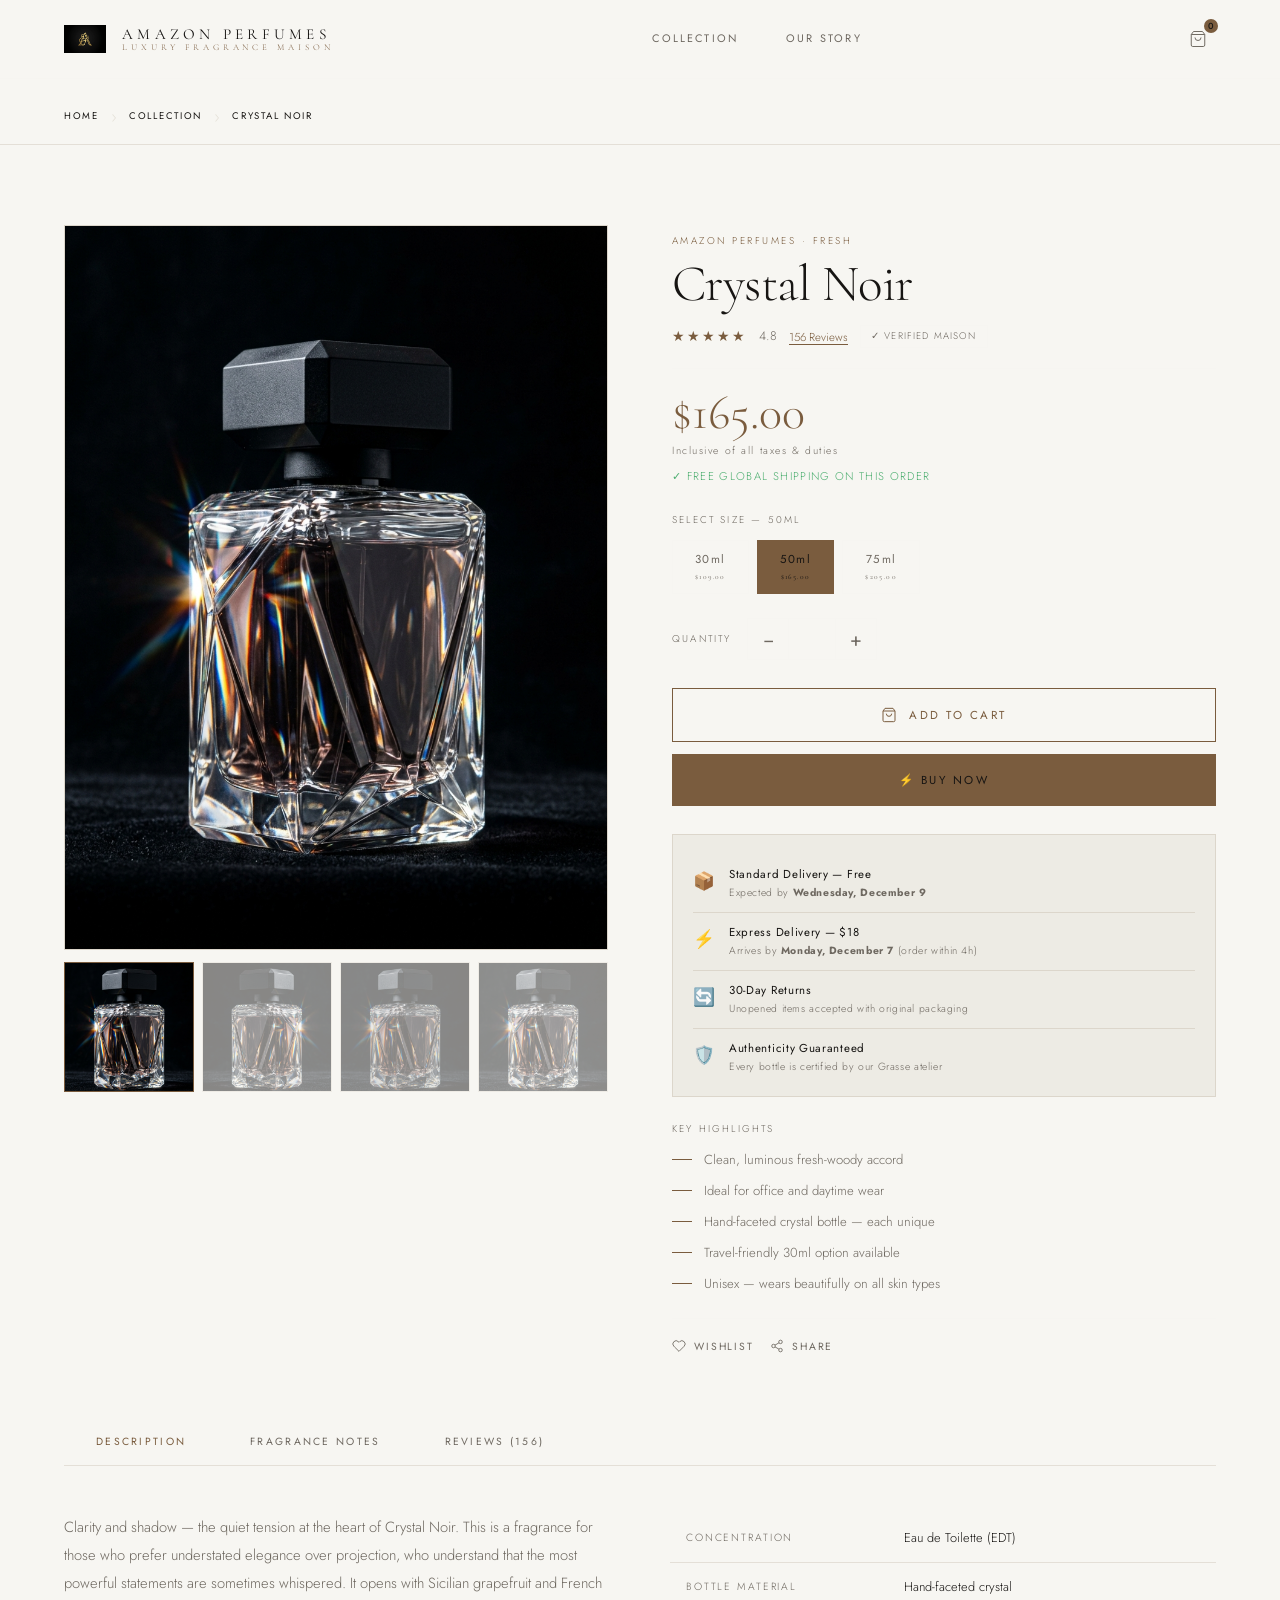
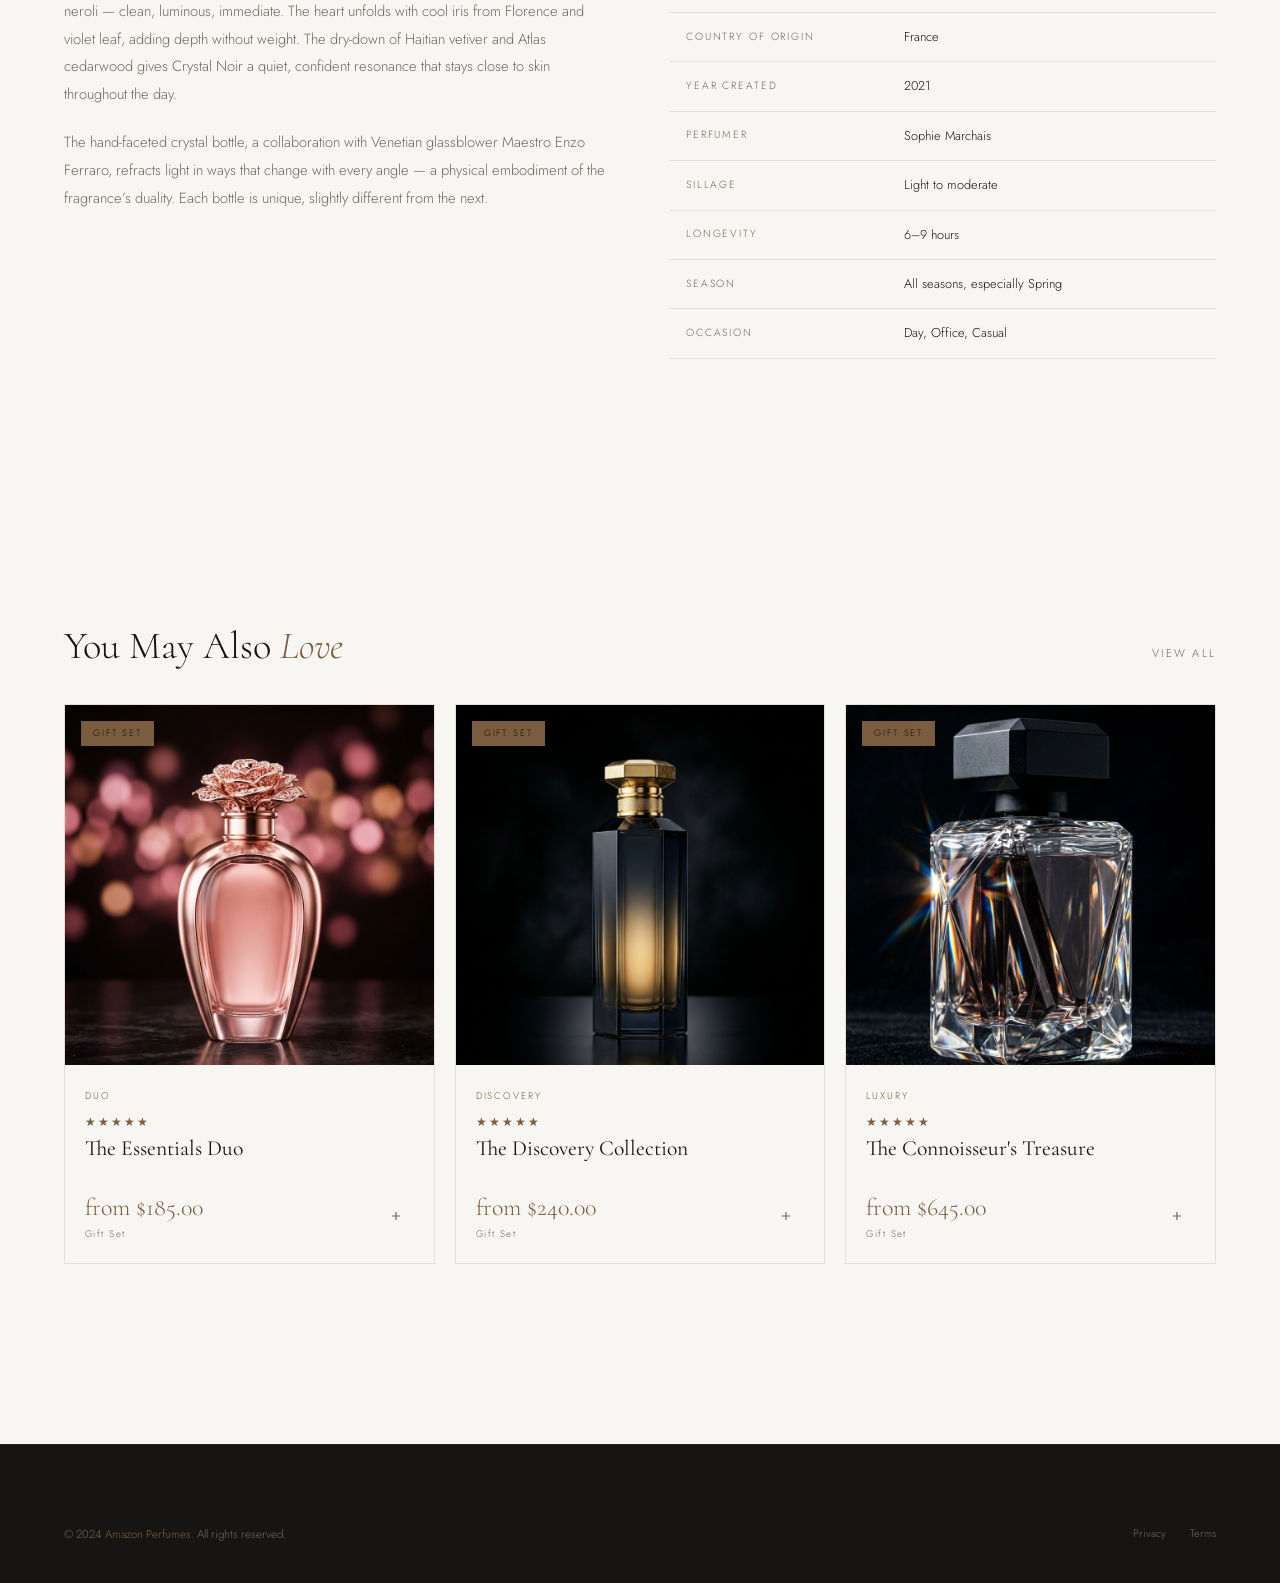
<file: crystal-noir.html>
<!DOCTYPE html>
<html lang="en">
<head>
  <meta charset="UTF-8" />
  <meta name="viewport" content="width=device-width, initial-scale=1.0" />
  <title>Crystal Noir — Amazon Perfumes</title>
  <meta name="description" content="Crystal Noir — Clarity and shadow. Grapefruit, Iris, Vetiver. A fresh, faceted masterpiece." />
  <link rel="preconnect" href="https://fonts.googleapis.com" />
  <link rel="preconnect" href="https://fonts.gstatic.com" crossorigin />
  <link href="https://fonts.googleapis.com/css2?family=Cormorant+Garamond:ital,wght@0,300;0,400;1,300;1,400&family=Cormorant:ital,wght@0,300;0,700;1,300&family=Jost:wght@200;300;400;500&display=swap" rel="stylesheet" />
  <link rel="stylesheet" href="css/style.css" />
  <link rel="stylesheet" href="css/product.css" />
</head>
<body style="cursor:auto;">

<header id="nav" class="filled" role="banner">
  <div class="nav-bar">
    <a href="index.html" class="nav-logo" aria-label="Amazon Perfumes Home">
      <img src="assets/images/logo.jpg" alt="Amazon Perfumes" />
      <div class="nav-wordmark">Amazon Perfumes<small>Luxury Fragrance Maison</small></div>
    </a>
    <nav class="nav-center" aria-label="Primary navigation">
      <a href="index.html#collection">Collection</a>
      <a href="index.html#story">Our Story</a>
    </nav>
    <div class="nav-right">
      <a href="cart.html" class="nav-icon" aria-label="Shopping cart">
        <svg viewBox="0 0 24 24" fill="none" stroke="currentColor" stroke-width="1.3"><path d="M6 2L3 6v14a2 2 0 002 2h14a2 2 0 002-2V6l-3-4z"/><line x1="3" y1="6" x2="21" y2="6"/><path d="M16 10a4 4 0 01-8 0"/></svg>
        <span class="cart-count" id="cart-count">0</span>
      </a>
    </div>
  </div>
</header>

<div style="background:var(--bg-blush);border-bottom:1px solid var(--border);padding:14px 0;margin-top:90px;">
  <div class="wrap">
    <nav aria-label="Breadcrumb" style="display:flex;gap:12px;align-items:center;">
      <a href="index.html" class="t-label" style="color:var(--white-faint);font-size:.6rem;letter-spacing:.18em;transition:color .3s;" onmouseenter="this.style.color='var(--gold)'" onmouseleave="this.style.color='var(--white-faint)'">Home</a>
      <span style="color:var(--border);">›</span>
      <a href="index.html#collection" class="t-label" style="color:var(--white-faint);font-size:.6rem;letter-spacing:.18em;transition:color .3s;" onmouseenter="this.style.color='var(--gold)'" onmouseleave="this.style.color='var(--white-faint)'">Collection</a>
      <span style="color:var(--border);">›</span>
      <span class="t-label" style="color:var(--gold);font-size:.6rem;letter-spacing:.18em;">Crystal Noir</span>
    </nav>
  </div>
</div>

<main class="page-shell" style="padding-top:60px;">
  <div class="wrap">
    <div id="product-detail-shell"></div>
  </div>
</main>

<footer role="contentinfo">
  <div class="wrap">
    <div class="footer-bottom">
      <p>© 2024 <span>Amazon Perfumes</span>. All rights reserved.</p>
      <nav class="footer-legal"><a href="#">Privacy</a><a href="#">Terms</a></nav>
    </div>
  </div>
</footer>

<script src="js/shop.js"></script>
<script>
  window._pageInitDone = true;
  goToProduct = function(id) {
    var map = {'nuit-dor':'nuit-dor.html','lumiere-doree':'lumiere-doree.html','crystal-noir':'crystal-noir.html','ambre-royal':'ambre-royal.html','rose-eternelle':'rose-eternelle.html','blanc-de-blanc':'blanc-de-blanc.html'};
    window.location.href = map[id] || 'product.html?id=' + id;
  };
  document.addEventListener('DOMContentLoaded', function() {
    history.replaceState(null, '', location.pathname + '?id=crystal-noir');
    renderProductPage();
    updateCartBadge();
  });
</script>
</body>
</html>
</file>
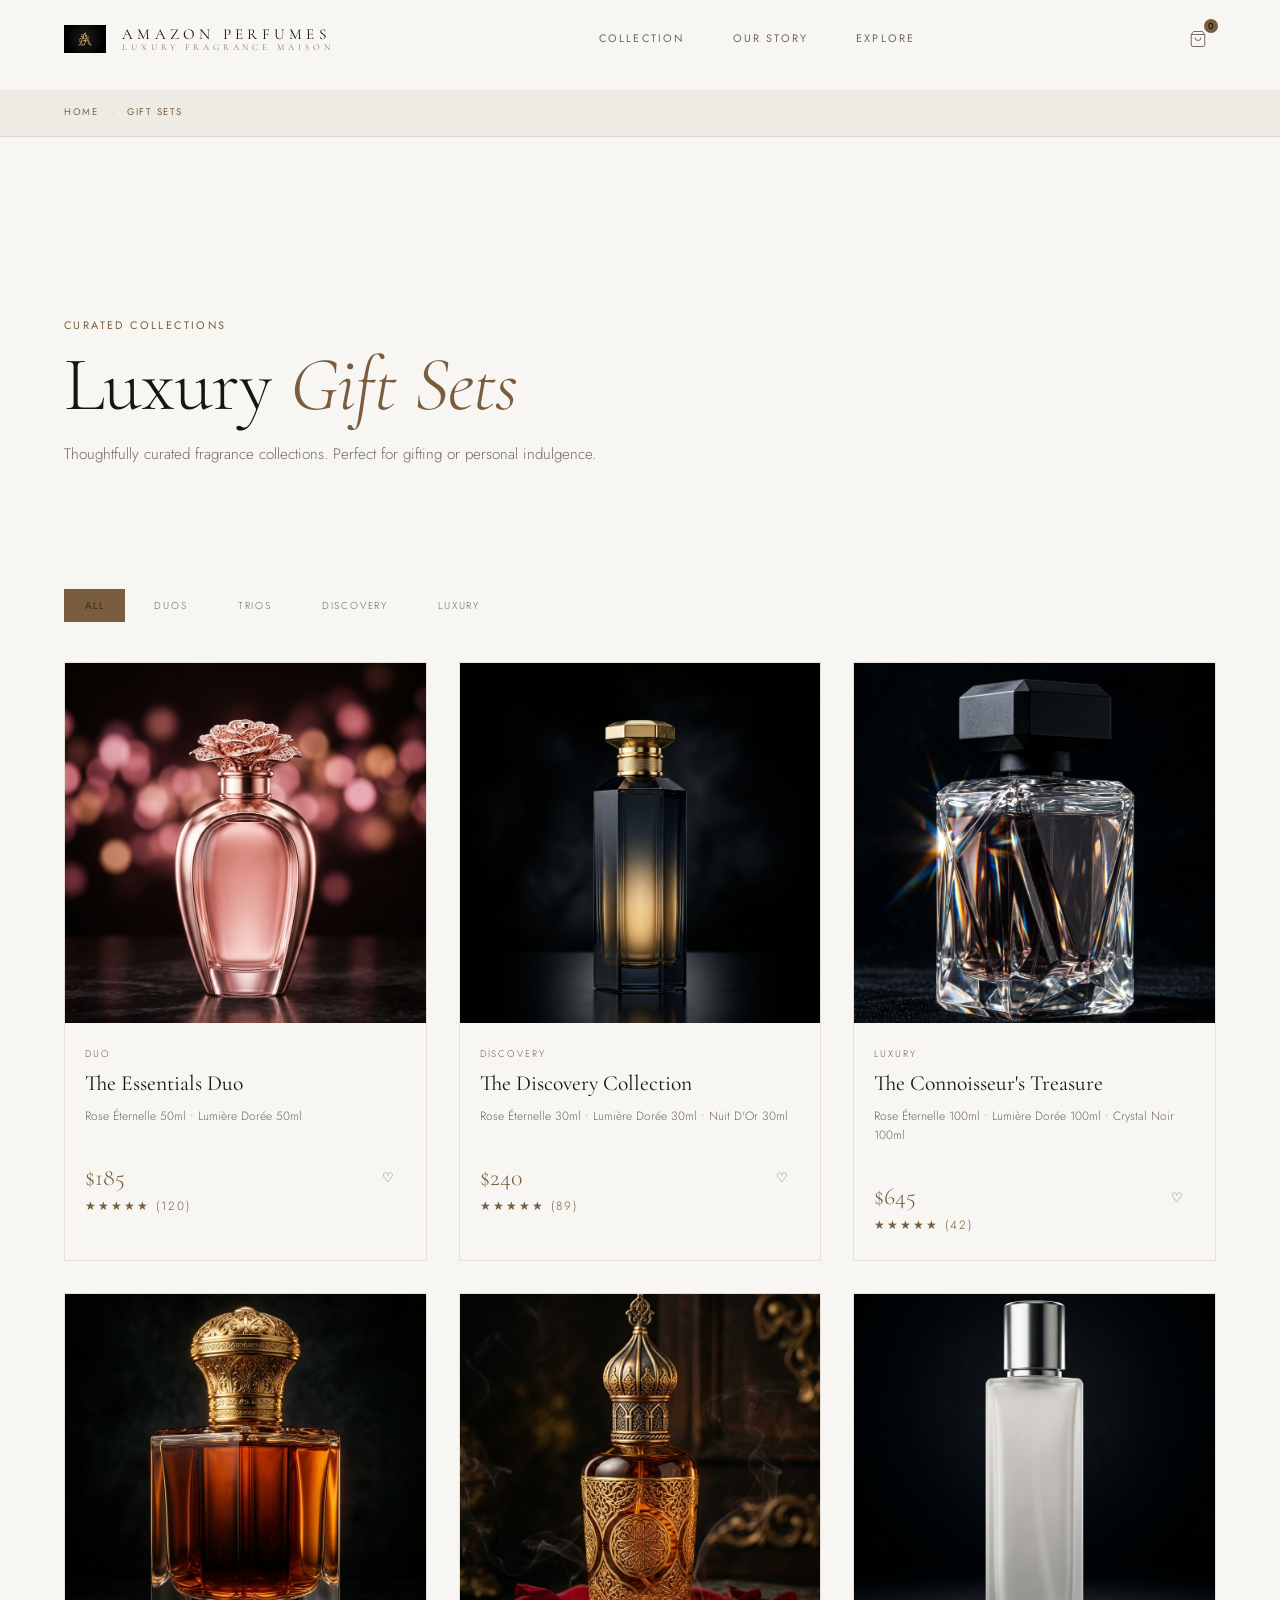
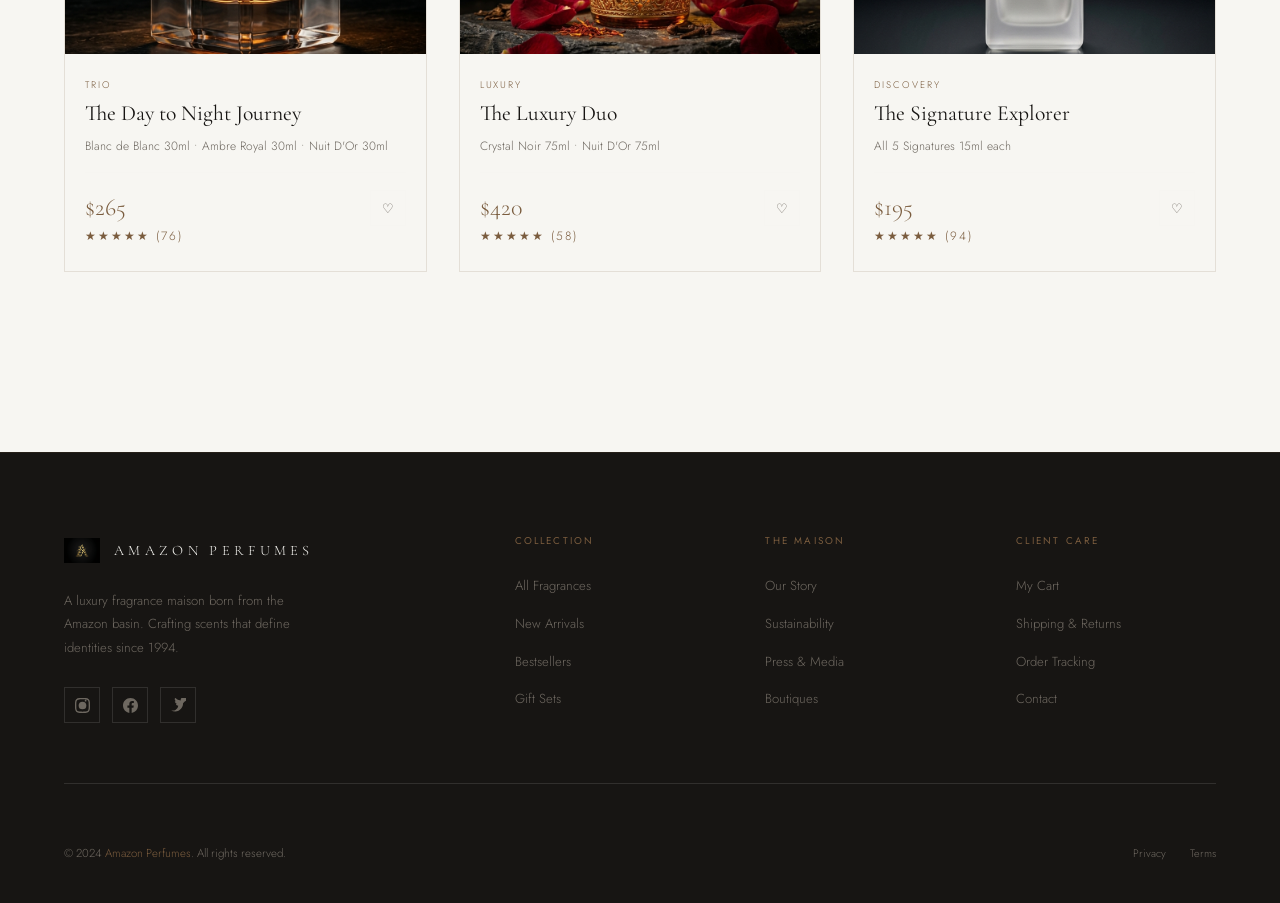
<file: gift-sets.html>
<!DOCTYPE html>
<html lang="en">
<head>
  <meta charset="UTF-8" />
  <meta name="viewport" content="width=device-width, initial-scale=1.0" />
  <title>Amazon Perfumes — Gift Sets | Luxury Fragrance Collections</title>
  <meta name="description" content="Curated gift sets from Amazon Perfumes. Perfect luxury fragrance presents for any occasion." />
  <link rel="preconnect" href="https://fonts.googleapis.com" />
  <link rel="preconnect" href="https://fonts.gstatic.com" crossorigin />
  <link href="https://fonts.googleapis.com/css2?family=Cormorant+Garamond:ital,wght@0,300;0,400;0,500;0,600;1,300;1,400;1,500&family=Cormorant:ital,wght@0,300;0,700;1,300;1,700&family=Inter:wght@300;400;500&family=Jost:wght@200;300;400;500&display=swap" rel="stylesheet" />
  <link rel="stylesheet" href="css/style.css" />
  <link rel="stylesheet" href="css/product.css" />
</head>
<body>

<!-- Navigation -->
<header id="nav" class="filled" role="banner">
  <div class="nav-bar">
    <a href="index.html" class="nav-logo" aria-label="Amazon Perfumes Home">
      <img src="assets/images/logo.jpg" alt="Amazon Perfumes monogram" />
      <div class="nav-wordmark">Amazon Perfumes<small>Luxury Fragrance Maison</small></div>
    </a>
    <nav class="nav-center" aria-label="Primary navigation">
      <a href="index.html#collection">Collection</a>
      <a href="index.html#story">Our Story</a>
      <a href="index.html#viewer">Explore</a>
    </nav>
    <div class="nav-right">
      <a href="cart.html" class="nav-icon" aria-label="Shopping cart">
        <svg viewBox="0 0 24 24" fill="none" stroke="currentColor" stroke-width="1.3" aria-hidden="true">
          <path d="M6 2L3 6v14a2 2 0 002 2h14a2 2 0 002-2V6l-3-4z"/>
          <line x1="3" y1="6" x2="21" y2="6"/>
          <path d="M16 10a4 4 0 01-8 0"/>
        </svg>
        <span class="cart-count" id="cart-count">0</span>
      </a>
      <button class="nav-hamburger" id="menu-toggle" aria-label="Toggle menu" aria-expanded="false">
        <span></span>
        <span></span>
        <span></span>
      </button>
    </div>
  </div>
</header>

<!-- Mobile Menu -->
<div id="mobile-menu">
  <a href="index.html#collection">Collection</a>
  <a href="index.html#story">Our Story</a>
  <a href="index.html#viewer">Explore</a>
  <a href="gift-sets.html">Gift Sets</a>
  <a href="contact.html">Contact</a>
</div>

<!-- Breadcrumb -->
<div style="background:var(--bg-secondary);border-bottom:1px solid var(--border);padding:14px 0;margin-top:90px;">
  <div class="wrap">
    <nav aria-label="Breadcrumb" style="display:flex;gap:12px;align-items:center;">
      <a href="index.html" class="t-label" style="color:var(--text-muted);font-size:.6rem;letter-spacing:.18em;transition:color .3s;"
         onmouseenter="this.style.color='var(--accent)'" onmouseleave="this.style.color='var(--text-muted)'">Home</a>
      <span style="color:var(--border);font-size:.7rem;">›</span>
      <span class="t-label" style="color:var(--accent);font-size:.6rem;letter-spacing:.18em;">Gift Sets</span>
    </nav>
  </div>
</div>

<!-- Page Content -->
<main class="page-shell">
  <div class="wrap">
    
    <!-- Page Header -->
    <section class="page-header">
      <span class="t-label" style="color:var(--accent);margin-bottom:16px;display:block;">CURATED COLLECTIONS</span>
      <h1 style="font-family:'Cormorant',serif;font-size:clamp(2.5rem,6vw,5.5rem);font-weight:300;line-height:.92;letter-spacing:-.01em;">Luxury <em style="font-style:italic;color:var(--accent);">Gift Sets</em></h1>
      <p style="font-size:.95rem;color:var(--text-muted);line-height:1.8;max-width:600px;margin-top:20px;">Thoughtfully curated fragrance collections. Perfect for gifting or personal indulgence.</p>
    </section>

    <!-- Filter & Sort -->
    <div style="display:flex;justify-content:space-between;align-items:center;margin:60px 0 40px;flex-wrap:wrap;gap:20px;">
      <div style="display:flex;gap:8px;flex-wrap:wrap;">
        <button class="filter-btn on" onclick="filterGiftSets('all')">All</button>
        <button class="filter-btn" onclick="filterGiftSets('duo')">Duos</button>
        <button class="filter-btn" onclick="filterGiftSets('trio')">Trios</button>
        <button class="filter-btn" onclick="filterGiftSets('discovery')">Discovery</button>
        <button class="filter-btn" onclick="filterGiftSets('luxury')">Luxury</button>
      </div>
    </div>

    <!-- Gift Sets Grid -->
    <section id="gift-sets-grid" class="product-grid" style="margin-bottom:80px;">
      <!-- Grid items will be populated by JavaScript -->
    </section>

  </div>
</main>

<!-- Footer -->
<footer role="contentinfo">
  <div class="wrap">
    <div class="footer-grid">
      <div class="footer-brand">
        <div class="footer-brand-logo">
          <img src="assets/images/logo.jpg" alt="Logo" />
          <div class="word">Amazon Perfumes</div>
        </div>
        <p>A luxury fragrance maison born from the Amazon basin. Crafting scents that define identities since 1994.</p>
        <div class="socials">
          <a href="#" class="social" aria-label="Instagram"><svg viewBox="0 0 24 24" fill="currentColor"><path d="M12 2.163c3.204 0 3.584.012 4.85.07 3.252.148 4.771 1.691 4.919 4.919.058 1.266.069 1.646.069 4.85 0 3.204-.012 3.584-.07 4.85-.149 3.225-1.664 4.771-4.919 4.919-1.266.058-1.644.07-4.85.07-3.204 0-3.584-.012-4.849-.07-3.26-.149-4.771-1.699-4.919-4.92-.058-1.265-.07-1.644-.07-4.849 0-3.204.013-3.583.07-4.849.149-3.227 1.664-4.771 4.919-4.919 1.266-.057 1.646-.069 4.849-.069zm0-2.163c-3.259 0-3.667.014-4.947.072-4.358.2-6.78 2.618-6.98 6.98-.059 1.281-.073 1.689-.073 4.948 0 3.259.014 3.668.072 4.948.2 4.358 2.618 6.78 6.98 6.98 1.281.058 1.689.072 4.948.072 3.259 0 3.668-.014 4.948-.072 4.354-.2 6.782-2.618 6.979-6.98.059-1.28.073-1.689.073-4.948 0-3.259-.014-3.667-.072-4.947-.196-4.354-2.617-6.78-6.979-6.98-1.281-.059-1.69-.073-4.949-.073zM5.838 12a6.162 6.162 0 1112.324 0 6.162 6.162 0 01-12.324 0zM12 16a4 4 0 110-8 4 4 0 010 8zm4.965-10.322a1.44 1.44 0 110-2.881 1.44 1.44 0 010 2.881z"/></svg></a>
          <a href="#" class="social" aria-label="Facebook"><svg viewBox="0 0 24 24" fill="currentColor"><path d="M24 12.073c0-6.627-5.373-12-12-12s-12 5.373-12 12c0 5.99 4.388 10.954 10.125 11.854v-8.385H7.078v-3.47h3.047V9.43c0-3.007 1.792-4.669 4.533-4.669 1.312 0 2.686.235 2.686.235v2.953H15.83c-1.491 0-1.956.925-1.956 1.874v2.25h3.328l-.532 3.47h-2.796v8.385C19.612 23.027 24 18.062 24 12.073z"/></svg></a>
          <a href="#" class="social" aria-label="Twitter"><svg viewBox="0 0 24 24" fill="currentColor"><path d="M23.953 4.57a10 10 0 002.856-3.951 9.858 9.858 0 01-2.828.856 4.375 4.375 0 001.92-2.415c-.84.527-1.76.912-2.747 1.12a4.365 4.365 0 00-7.469 3.98 12.396 12.396 0 01-9.001-4.56 4.364 4.364 0 001.351 5.825 4.35 4.35 0 01-1.978-.546v.055a4.365 4.365 0 003.498 4.275 4.366 4.366 0 01-1.975.074 4.366 4.366 0 004.078 3.03A8.753 8.753 0 010 19.54a12.403 12.403 0 006.761 1.98c8.113 0 12.52-6.75 12.52-12.605 0-.192-.004-.384-.012-.575a8.948 8.948 0 002.188-2.28z"/></svg></a>
        </div>
      </div>
      <div class="footer-col">
        <h5>COLLECTION</h5>
        <ul>
          <li><a href="index.html#collection">All Fragrances</a></li>
          <li><a href="index.html#collection">New Arrivals</a></li>
          <li><a href="index.html#collection">Bestsellers</a></li>
          <li><a href="gift-sets.html">Gift Sets</a></li>
        </ul>
      </div>
      <div class="footer-col">
        <h5>THE MAISON</h5>
        <ul>
          <li><a href="index.html#story">Our Story</a></li>
          <li><a href="#">Sustainability</a></li>
          <li><a href="#">Press & Media</a></li>
          <li><a href="#">Boutiques</a></li>
        </ul>
      </div>
      <div class="footer-col">
        <h5>CLIENT CARE</h5>
        <ul>
          <li><a href="cart.html">My Cart</a></li>
          <li><a href="#">Shipping & Returns</a></li>
          <li><a href="#">Order Tracking</a></li>
          <li><a href="contact.html">Contact</a></li>
        </ul>
      </div>
    </div>
    <div class="footer-bottom">
      <p>© 2024 <span>Amazon Perfumes</span>. All rights reserved.</p>
      <nav class="footer-legal"><a href="#">Privacy</a><a href="#">Terms</a></nav>
    </div>
  </div>
</footer>

<script src="js/shop.js"></script>
<script>
  // Gift Sets Data
  const giftSetsData = {
    'essentials-duo': {
      id: 'essentials-duo',
      name: 'The Essentials Duo',
      category: 'duo',
      price: 185,
      rating: 4.8,
      reviews: 120,
      image: 'assets/images/perfume_rose_eternelle.jpg',
      description: 'Two luxury fragrances (50ml each) thoughtfully paired for the discerning collector.',
      includes: ['Rose Éternelle 50ml', 'Lumière Dorée 50ml']
    },
    'discovery-collection': {
      id: 'discovery-collection',
      name: 'The Discovery Collection',
      category: 'discovery',
      price: 240,
      rating: 4.9,
      reviews: 89,
      image: 'assets/images/perfume_nuit_dor.jpg',
      description: 'Three signature fragrances (30ml each) to explore our complete olfactory universe.',
      includes: ['Rose Éternelle 30ml', 'Lumière Dorée 30ml', 'Nuit D\'Or 30ml']
    },
    'connoisseurs-treasure': {
      id: 'connoisseurs-treasure',
      name: 'The Connoisseur\'s Treasure',
      category: 'luxury',
      price: 645,
      rating: 5.0,
      reviews: 42,
      image: 'assets/images/perfume_crystal_noir.jpg',
      description: 'Three full-size signatures (100ml each) presented in luxury presentation.',
      includes: ['Rose Éternelle 100ml', 'Lumière Dorée 100ml', 'Crystal Noir 100ml']
    },
    'day-to-night-journey': {
      id: 'day-to-night-journey',
      name: 'The Day to Night Journey',
      category: 'trio',
      price: 265,
      rating: 4.7,
      reviews: 76,
      image: 'assets/images/perfume_ambre_royal.jpg',
      description: 'A curated trio for morning, day, and evening elegance.',
      includes: ['Blanc de Blanc 30ml', 'Ambre Royal 30ml', 'Nuit D\'Or 30ml']
    },
    'luxury-duo': {
      id: 'luxury-duo',
      name: 'The Luxury Duo',
      category: 'luxury',
      price: 420,
      rating: 4.9,
      reviews: 58,
      image: 'assets/images/perfume_lumiere_doree.jpg',
      description: 'Two premium fragrances (75ml each) for the ultimate luxury experience.',
      includes: ['Crystal Noir 75ml', 'Nuit D\'Or 75ml']
    },
    'signature-explorer': {
      id: 'signature-explorer',
      name: 'The Signature Explorer',
      category: 'discovery',
      price: 195,
      rating: 4.6,
      reviews: 94,
      image: 'assets/images/perfume_blanc_de_blanc.jpg',
      description: 'Discover five iconic scents in a compact collection (15ml each).',
      includes: ['All 5 Signatures 15ml each']
    }
  };

  // Render Gift Sets
  function renderGiftSets(filter = 'all') {
    const grid = document.getElementById('gift-sets-grid');
    grid.innerHTML = '';

    Object.values(giftSetsData).forEach(set => {
      if (filter !== 'all' && set.category !== filter) return;

      const card = document.createElement('div');
      card.className = 'pcard';
      card.innerHTML = `
        <div class="pcard-img">
          <img src="${set.image}" alt="${set.name}" />
          <div class="pcard-overlay">
            <button class="pcard-quick" onclick="addGiftSetToCart('${set.id}')">Add to Cart</button>
          </div>
        </div>
        <div class="pcard-body">
          <div class="pcard-cat">${set.category.toUpperCase()}</div>
          <h3 class="pcard-name">${set.name}</h3>
          <p class="pcard-notes">${set.includes.join(' • ')}</p>
          <div class="pcard-footer">
            <div class="pcard-price">$${set.price.toLocaleString()}</div>
            <button class="pcard-add" onclick="addGiftSetToCart('${set.id}')" aria-label="Add to wishlist">♡</button>
          </div>
          <div class="pcard-stars">★★★★★ (${set.reviews})</div>
        </div>
      `;
      grid.appendChild(card);
    });
  }

  // Filter Function
  function filterGiftSets(category) {
    document.querySelectorAll('.filter-btn').forEach(btn => btn.classList.remove('on'));
    if (event) event.target.classList.add('on');
    renderGiftSets(category);
  }

  function addGiftSetToCart(id) {
    const product = window.productCatalog && window.productCatalog[id];
    if (!product) return;
    const size = product.defaultSize || 'Gift Set';
    if (typeof window.addToCart === 'function') {
      window.addToCart(id, size, 1);
      return;
    }

    const cart = JSON.parse(localStorage.getItem('amazonPerfumesCart') || '[]');
    const key = id + '||' + size;
    const existing = cart.find(item => item.key === key);
    if (existing) existing.qty += 1; else cart.push({ key, id, name: product.name, image: product.image, size, conc: product.concentration, price: product.sizes[size], qty: 1 });
    localStorage.setItem('amazonPerfumesCart', JSON.stringify(cart));
    if (typeof window.updateCartBadge === 'function') window.updateCartBadge();
  }

  // Mobile Menu Toggle
  document.getElementById('menu-toggle')?.addEventListener('click', function() {
    const menu = document.getElementById('mobile-menu');
    const isOpen = this.getAttribute('aria-expanded') === 'true';
    this.setAttribute('aria-expanded', !isOpen);
    menu.classList.toggle('open');
  });

  // Initialize on load
  document.addEventListener('DOMContentLoaded', () => {
    if (typeof window.updateCartBadge === 'function') window.updateCartBadge();
    renderGiftSets();
  });
</script>
</body>
</html>
</file>
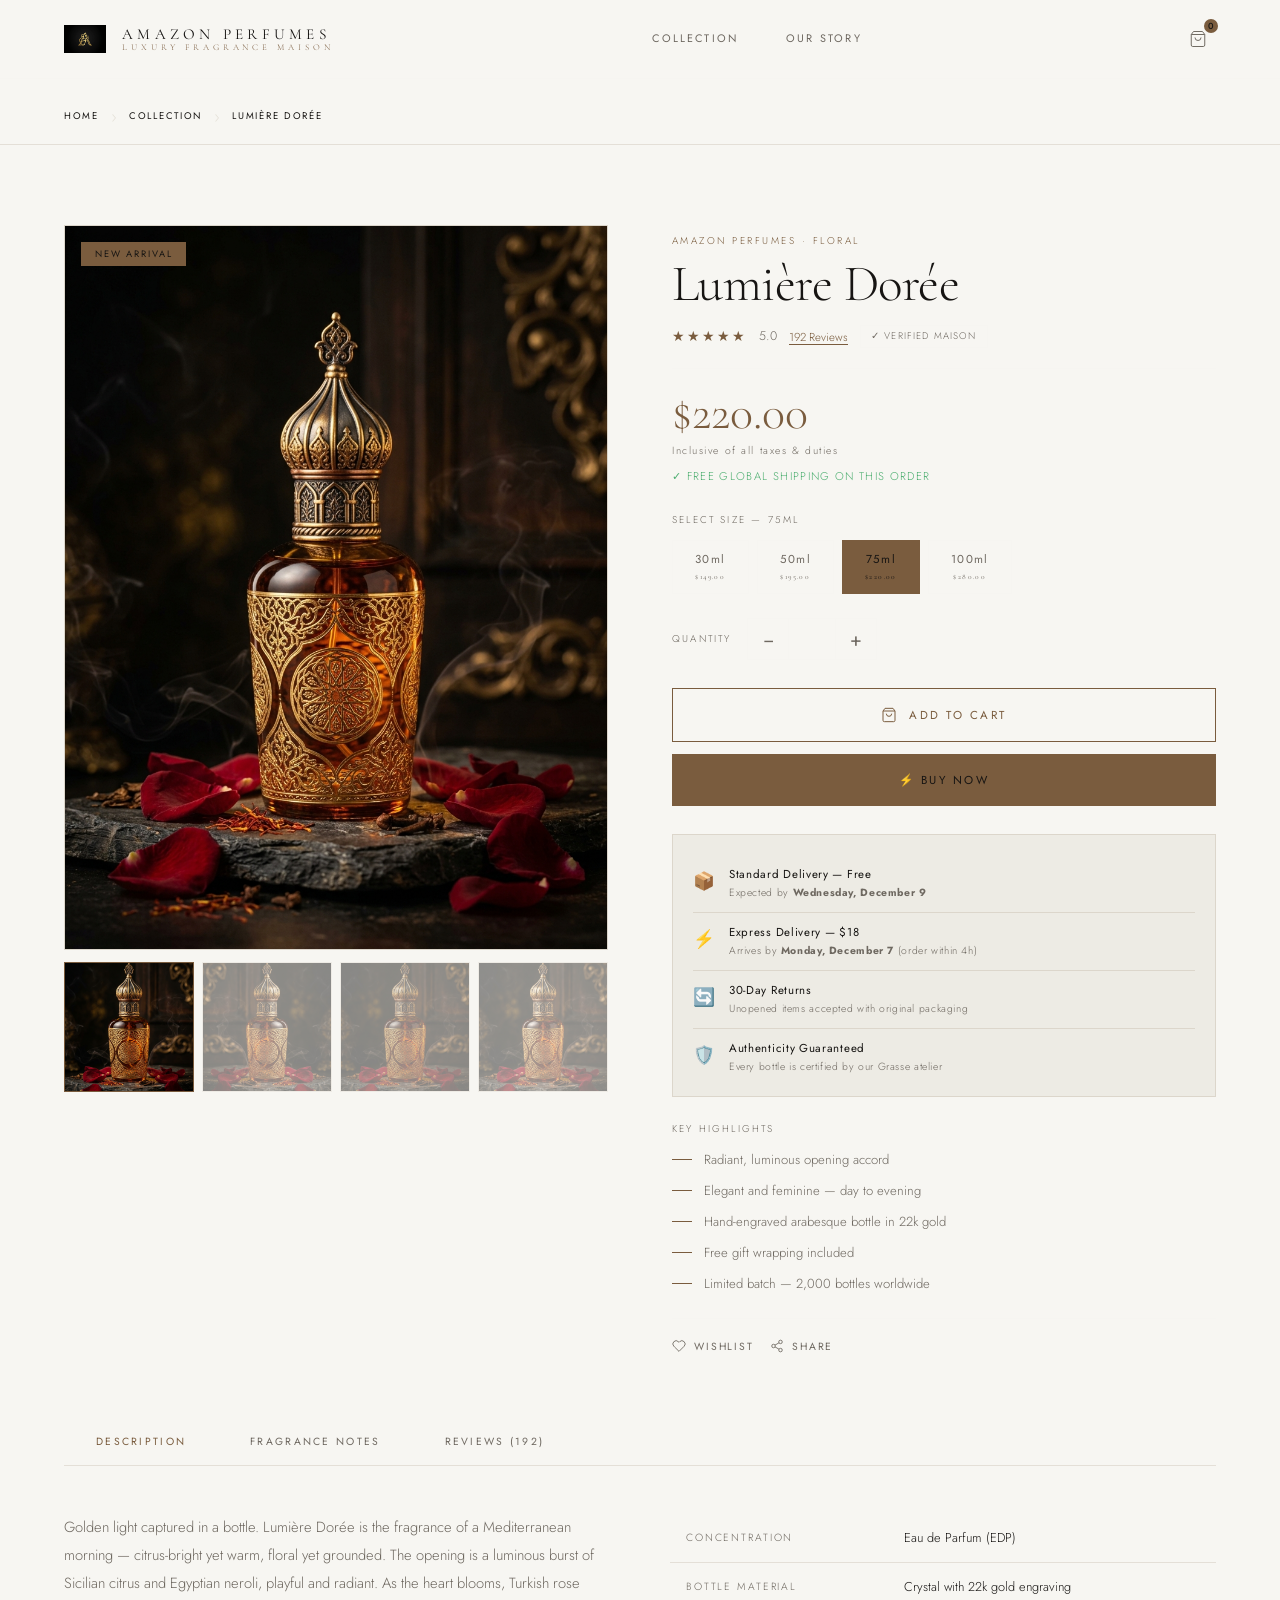
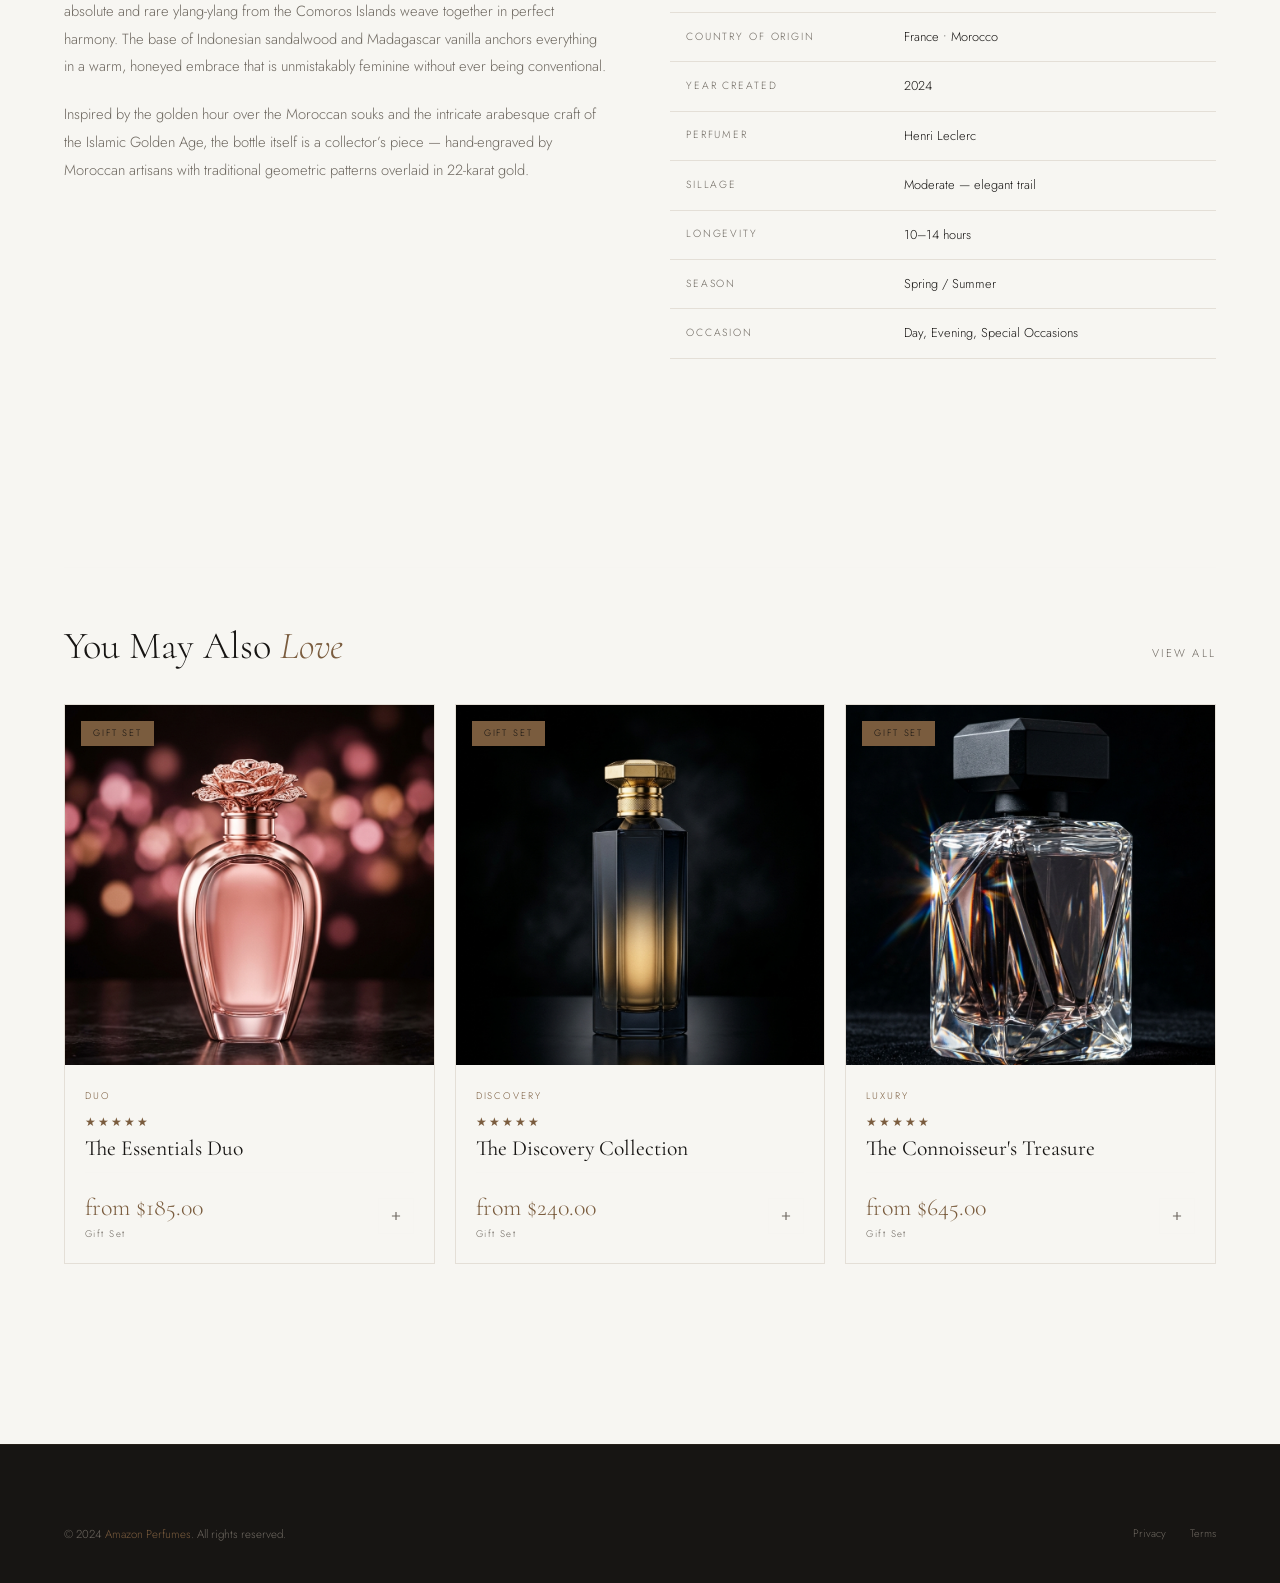
<file: lumiere-doree.html>
<!DOCTYPE html>
<html lang="en">
<head>
  <meta charset="UTF-8" />
  <meta name="viewport" content="width=device-width, initial-scale=1.0" />
  <title>Lumière Dorée — Amazon Perfumes</title>
  <meta name="description" content="Lumière Dorée — Golden light captured in a bottle. Citrus, Rose, Sandalwood. A new arrival." />
  <link rel="preconnect" href="https://fonts.googleapis.com" />
  <link rel="preconnect" href="https://fonts.gstatic.com" crossorigin />
  <link href="https://fonts.googleapis.com/css2?family=Cormorant+Garamond:ital,wght@0,300;0,400;1,300;1,400&family=Cormorant:ital,wght@0,300;0,700;1,300&family=Jost:wght@200;300;400;500&display=swap" rel="stylesheet" />
  <link rel="stylesheet" href="css/style.css" />
  <link rel="stylesheet" href="css/product.css" />
</head>
<body style="cursor:auto;">

<header id="nav" class="filled" role="banner">
  <div class="nav-bar">
    <a href="index.html" class="nav-logo" aria-label="Amazon Perfumes Home">
      <img src="assets/images/logo.jpg" alt="Amazon Perfumes" />
      <div class="nav-wordmark">Amazon Perfumes<small>Luxury Fragrance Maison</small></div>
    </a>
    <nav class="nav-center" aria-label="Primary navigation">
      <a href="index.html#collection">Collection</a>
      <a href="index.html#story">Our Story</a>
    </nav>
    <div class="nav-right">
      <a href="cart.html" class="nav-icon" aria-label="Shopping cart">
        <svg viewBox="0 0 24 24" fill="none" stroke="currentColor" stroke-width="1.3"><path d="M6 2L3 6v14a2 2 0 002 2h14a2 2 0 002-2V6l-3-4z"/><line x1="3" y1="6" x2="21" y2="6"/><path d="M16 10a4 4 0 01-8 0"/></svg>
        <span class="cart-count" id="cart-count">0</span>
      </a>
    </div>
  </div>
</header>

<div style="background:var(--bg-blush);border-bottom:1px solid var(--border);padding:14px 0;margin-top:90px;">
  <div class="wrap">
    <nav aria-label="Breadcrumb" style="display:flex;gap:12px;align-items:center;">
      <a href="index.html" class="t-label" style="color:var(--white-faint);font-size:.6rem;letter-spacing:.18em;transition:color .3s;" onmouseenter="this.style.color='var(--gold)'" onmouseleave="this.style.color='var(--white-faint)'">Home</a>
      <span style="color:var(--border);">›</span>
      <a href="index.html#collection" class="t-label" style="color:var(--white-faint);font-size:.6rem;letter-spacing:.18em;transition:color .3s;" onmouseenter="this.style.color='var(--gold)'" onmouseleave="this.style.color='var(--white-faint)'">Collection</a>
      <span style="color:var(--border);">›</span>
      <span class="t-label" style="color:var(--gold);font-size:.6rem;letter-spacing:.18em;">Lumière Dorée</span>
    </nav>
  </div>
</div>

<main class="page-shell" style="padding-top:60px;">
  <div class="wrap">
    <div id="product-detail-shell"></div>
  </div>
</main>

<footer role="contentinfo">
  <div class="wrap">
    <div class="footer-bottom">
      <p>© 2024 <span>Amazon Perfumes</span>. All rights reserved.</p>
      <nav class="footer-legal"><a href="#">Privacy</a><a href="#">Terms</a></nav>
    </div>
  </div>
</footer>

<script src="js/shop.js"></script>
<script>
  window._pageInitDone = true;
  goToProduct = function(id) {
    var map = {'nuit-dor':'nuit-dor.html','lumiere-doree':'lumiere-doree.html','crystal-noir':'crystal-noir.html','ambre-royal':'ambre-royal.html','rose-eternelle':'rose-eternelle.html','blanc-de-blanc':'blanc-de-blanc.html'};
    window.location.href = map[id] || 'product.html?id=' + id;
  };
  document.addEventListener('DOMContentLoaded', function() {
    history.replaceState(null, '', location.pathname + '?id=lumiere-doree');
    renderProductPage();
    updateCartBadge();
  });
</script>
</body>
</html>
</file>
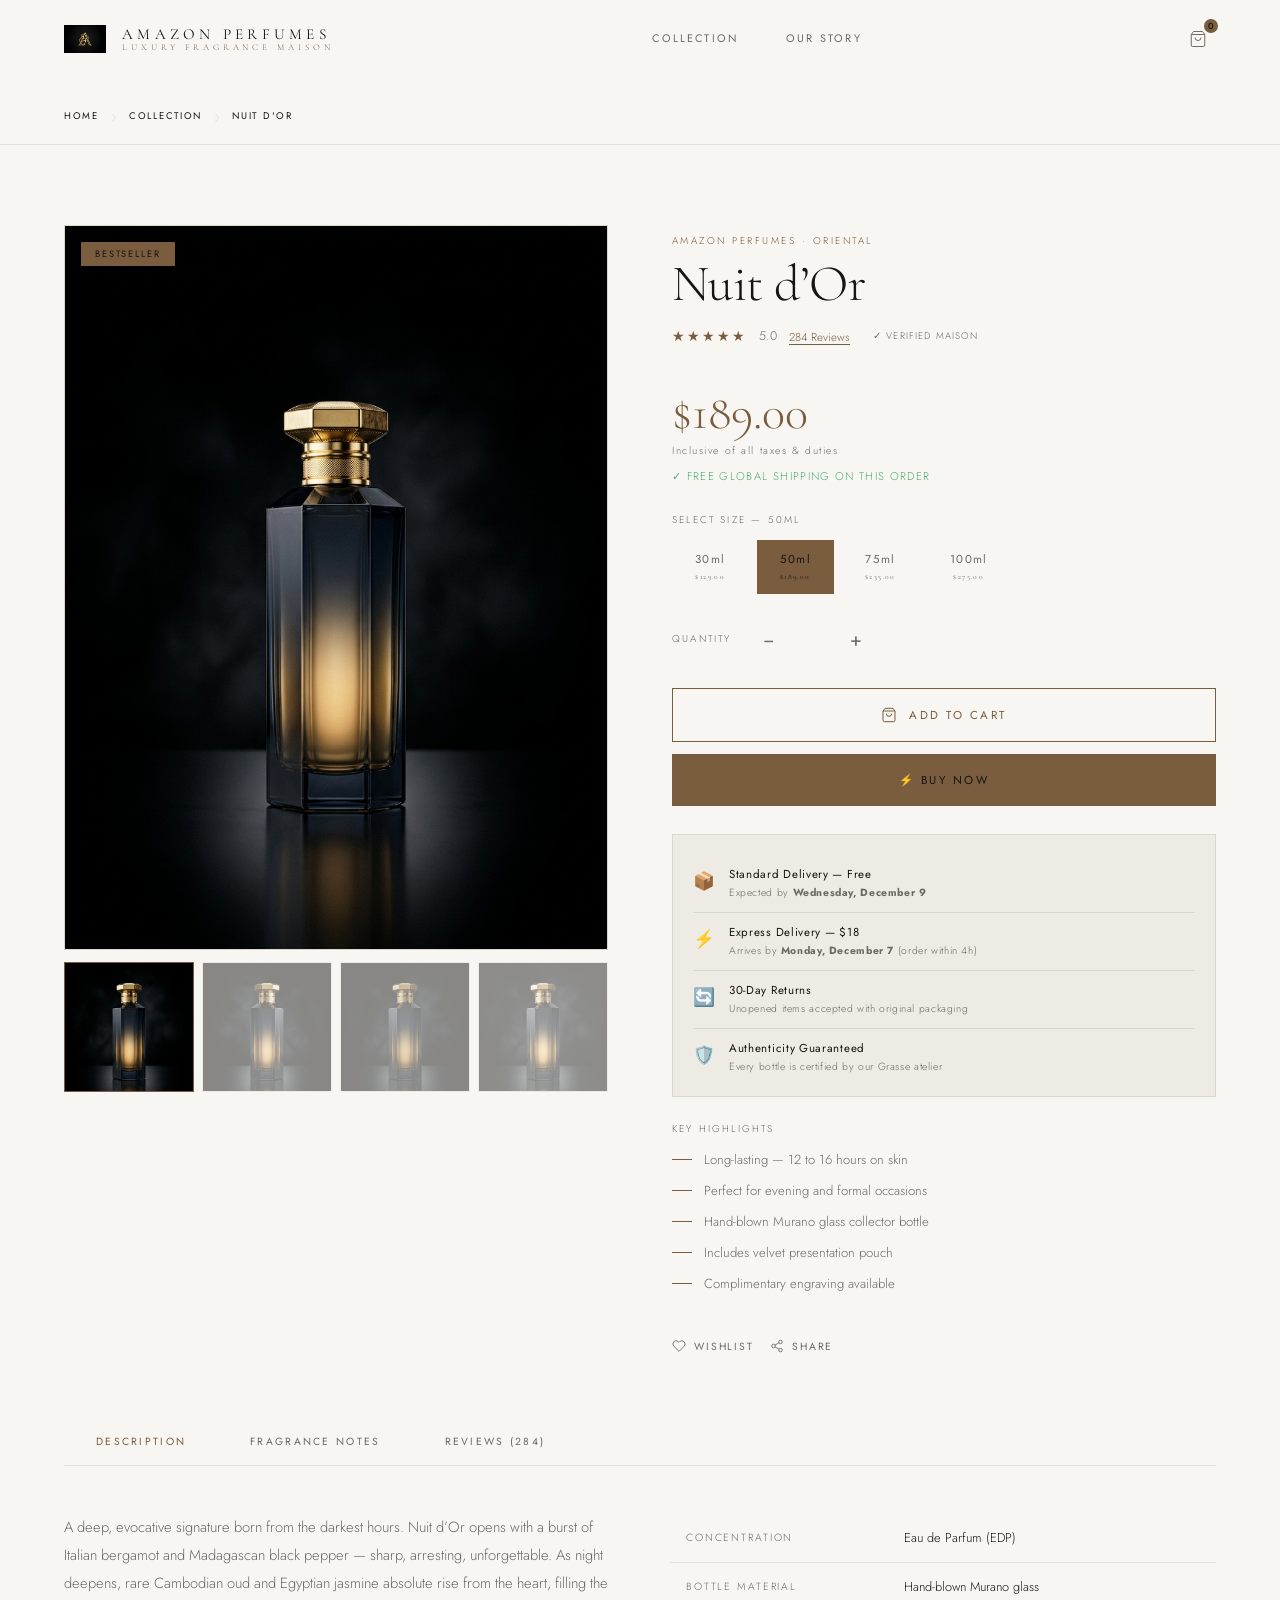
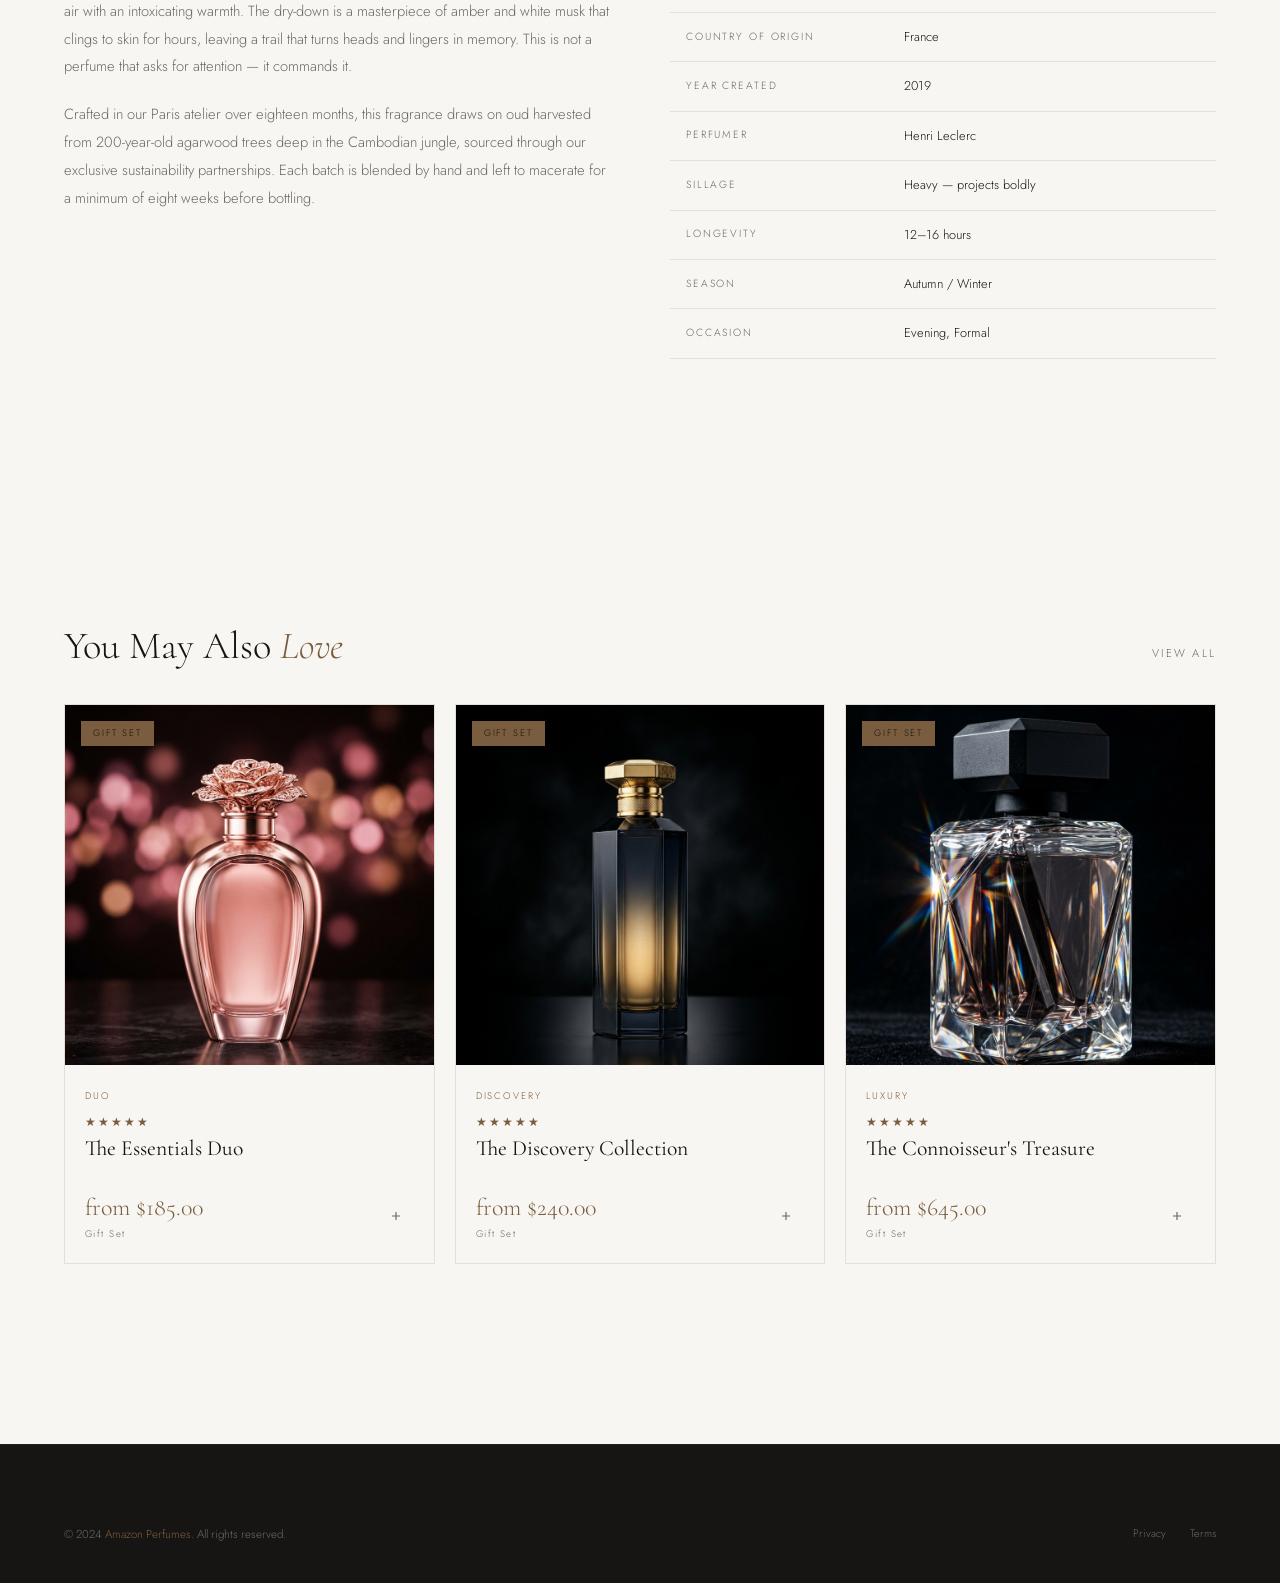
<file: nuit-dor.html>
<!DOCTYPE html>
<html lang="en">
<head>
  <meta charset="UTF-8" />
  <meta name="viewport" content="width=device-width, initial-scale=1.0" />
  <title>Nuit d'Or — Amazon Perfumes</title>
  <meta name="description" content="Nuit d'Or — A deep, evocative oriental fragrance. Bergamot, Oud, Amber. The night in a bottle." />
  <link rel="preconnect" href="https://fonts.googleapis.com" />
  <link rel="preconnect" href="https://fonts.gstatic.com" crossorigin />
  <link href="https://fonts.googleapis.com/css2?family=Cormorant+Garamond:ital,wght@0,300;0,400;1,300;1,400&family=Cormorant:ital,wght@0,300;0,700;1,300&family=Jost:wght@200;300;400;500&display=swap" rel="stylesheet" />
  <link rel="stylesheet" href="css/style.css" />
  <link rel="stylesheet" href="css/product.css" />
</head>
<body style="cursor:auto;">

<header id="nav" class="filled" role="banner">
  <div class="nav-bar">
    <a href="index.html" class="nav-logo" aria-label="Amazon Perfumes Home">
      <img src="assets/images/logo.jpg" alt="Amazon Perfumes" />
      <div class="nav-wordmark">Amazon Perfumes<small>Luxury Fragrance Maison</small></div>
    </a>
    <nav class="nav-center" aria-label="Primary navigation">
      <a href="index.html#collection">Collection</a>
      <a href="index.html#story">Our Story</a>
    </nav>
    <div class="nav-right">
      <a href="cart.html" class="nav-icon" aria-label="Shopping cart">
        <svg viewBox="0 0 24 24" fill="none" stroke="currentColor" stroke-width="1.3"><path d="M6 2L3 6v14a2 2 0 002 2h14a2 2 0 002-2V6l-3-4z"/><line x1="3" y1="6" x2="21" y2="6"/><path d="M16 10a4 4 0 01-8 0"/></svg>
        <span class="cart-count" id="cart-count">0</span>
      </a>
    </div>
  </div>
</header>

<!-- Breadcrumb -->
<div style="background:var(--bg-blush);border-bottom:1px solid var(--border);padding:14px 0;margin-top:90px;">
  <div class="wrap">
    <nav aria-label="Breadcrumb" style="display:flex;gap:12px;align-items:center;">
      <a href="index.html" class="t-label" style="color:var(--white-faint);font-size:.6rem;letter-spacing:.18em;transition:color .3s;" onmouseenter="this.style.color='var(--gold)'" onmouseleave="this.style.color='var(--white-faint)'">Home</a>
      <span style="color:var(--border);">›</span>
      <a href="index.html#collection" class="t-label" style="color:var(--white-faint);font-size:.6rem;letter-spacing:.18em;transition:color .3s;" onmouseenter="this.style.color='var(--gold)'" onmouseleave="this.style.color='var(--white-faint)'">Collection</a>
      <span style="color:var(--border);">›</span>
      <span class="t-label" style="color:var(--gold);font-size:.6rem;letter-spacing:.18em;">Nuit d'Or</span>
    </nav>
  </div>
</div>

<main class="page-shell" style="padding-top:60px;">
  <div class="wrap">
    <div id="product-detail-shell"></div>
  </div>
</main>

<footer role="contentinfo">
  <div class="wrap">
    <div class="footer-bottom">
      <p>© 2024 <span>Amazon Perfumes</span>. All rights reserved.</p>
      <nav class="footer-legal"><a href="#">Privacy</a><a href="#">Terms</a></nav>
    </div>
  </div>
</footer>

<script src="js/shop.js"></script>
<script>
  window._pageInitDone = true;
  // Override goToProduct to use individual pages
  goToProduct = function(id) {
    var map = {
      'nuit-dor': 'nuit-dor.html',
      'lumiere-doree': 'lumiere-doree.html',
      'crystal-noir': 'crystal-noir.html',
      'ambre-royal': 'ambre-royal.html',
      'rose-eternelle': 'rose-eternelle.html',
      'blanc-de-blanc': 'blanc-de-blanc.html'
    };
    window.location.href = map[id] || 'product.html?id=' + id;
  };

  document.addEventListener('DOMContentLoaded', function() {
    // Inject product id into URL-like context for renderProductPage
    var orig = URLSearchParams.prototype.get;
    var fakeParams = new URLSearchParams('id=nuit-dor');
    history.replaceState(null, '', location.pathname + '?id=nuit-dor');
    renderProductPage();
    updateCartBadge();
  });
</script>
</body>
</html>
</file>
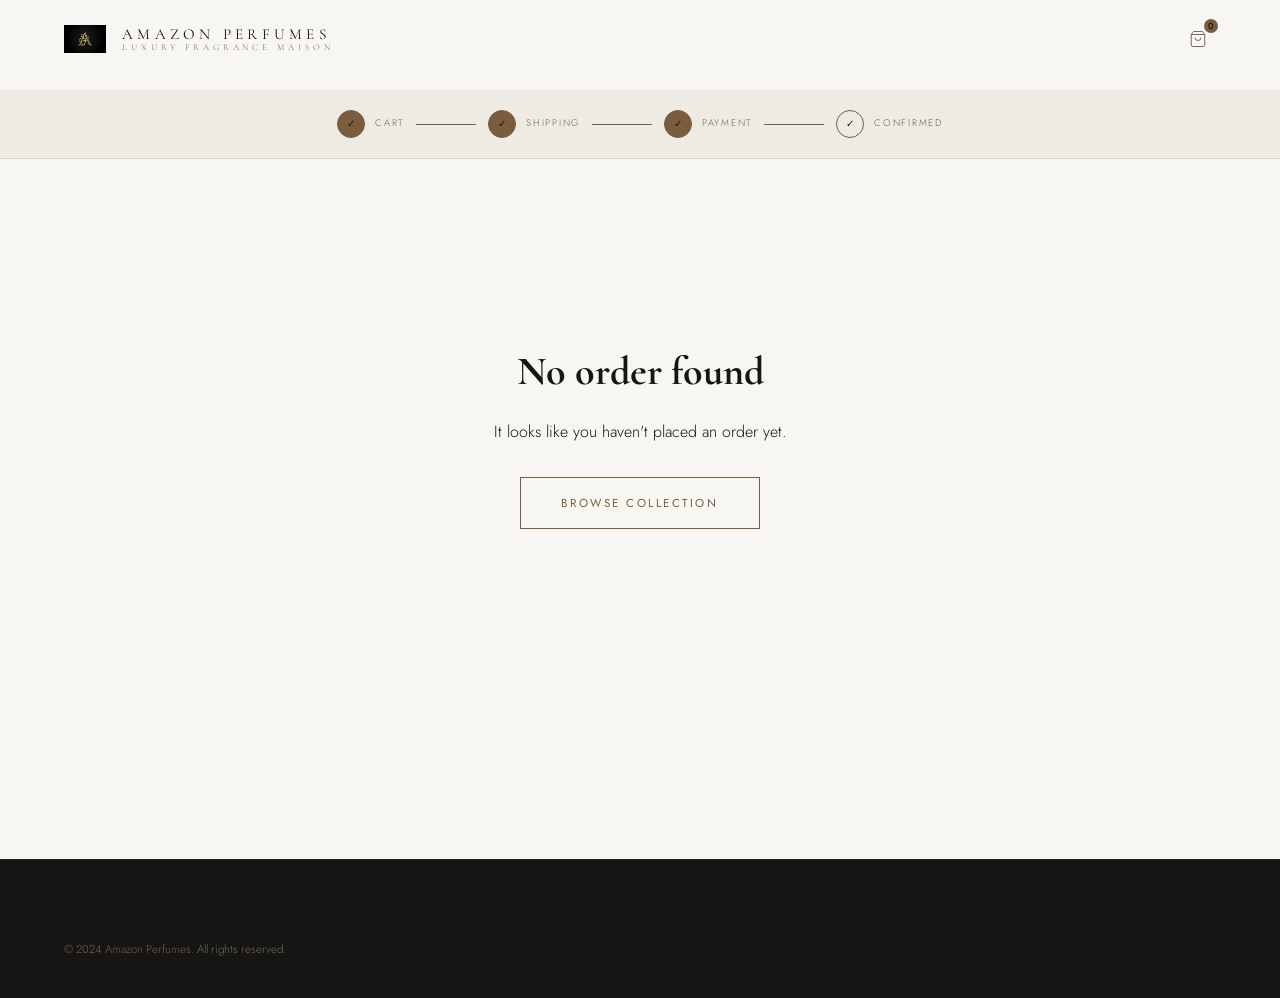
<file: order-success.html>
<!DOCTYPE html>
<html lang="en">
<head>
  <meta charset="UTF-8" />
  <meta name="viewport" content="width=device-width, initial-scale=1.0" />
  <title>Order Confirmed — Amazon Perfumes</title>
  <meta name="description" content="Your Amazon Perfumes order has been confirmed. Thank you for your purchase." />
  <link rel="preconnect" href="https://fonts.googleapis.com" />
  <link rel="preconnect" href="https://fonts.gstatic.com" crossorigin />
  <link href="https://fonts.googleapis.com/css2?family=Cormorant+Garamond:ital,wght@0,300;0,400;1,300;1,400&family=Cormorant:ital,wght@0,300;0,700;1,300&family=Jost:wght@200;300;400;500&display=swap" rel="stylesheet" />
  <link rel="stylesheet" href="css/style.css" />
  <link rel="stylesheet" href="css/product.css" />
  <style>
    @keyframes confetti {
      0%   { transform: translateY(-20px) rotate(0deg); opacity: 1; }
      100% { transform: translateY(100vh) rotate(720deg); opacity: 0; }
    }
    .confetti-piece {
      position: fixed;
      width: 8px; height: 8px;
      animation: confetti 3s ease-in forwards;
      pointer-events: none;
      z-index: 99999;
    }
    @keyframes checkmark {
      0%   { stroke-dashoffset: 100; }
      100% { stroke-dashoffset: 0; }
    }
    .checkmark-svg circle {
      animation: successPop .6s cubic-bezier(.16,1,.3,1) both;
    }
    .checkmark-svg path {
      stroke-dasharray: 100;
      stroke-dashoffset: 100;
      animation: checkmark .8s .4s ease forwards;
    }
    .timeline { display: flex; flex-direction: column; gap: 0; }
    .timeline-item {
      display: flex; gap: 16px; align-items: flex-start;
      padding: 14px 0;
    }
    .timeline-item:not(:last-child) {
      border-bottom: 1px solid var(--border);
    }
    .tl-dot {
      width: 32px; height: 32px; border-radius: 50%;
      flex-shrink: 0; display: flex; align-items: center;
      justify-content: center; font-size: .8rem;
      border: 1px solid var(--gold); color: var(--gold);
      background: rgba(139,58,82,.08);
    }
    .tl-dot.done { background: var(--gold); color: var(--white); }
    .tl-content .tl-title {
      font-size: .78rem; color: var(--black); margin-bottom: 2px;
      font-family: 'Jost', sans-serif; letter-spacing: .04em;
    }
    .tl-content .tl-sub {
      font-size: .65rem; color: var(--white-faint);
      font-family: 'Jost', sans-serif;
    }
  </style>
</head>
<body style="cursor:auto;">

<header id="nav" class="filled" role="banner">
  <div class="nav-bar">
    <a href="index.html" class="nav-logo" aria-label="Amazon Perfumes Home">
      <img src="assets/images/logo.jpg" alt="Amazon Perfumes monogram" />
      <div class="nav-wordmark">Amazon Perfumes<small>Luxury Fragrance Maison</small></div>
    </a>
    <div class="nav-right">
      <a href="cart.html" class="nav-icon" aria-label="Shopping cart">
        <svg viewBox="0 0 24 24" fill="none" stroke="currentColor" stroke-width="1.3"><path d="M6 2L3 6v14a2 2 0 002 2h14a2 2 0 002-2V6l-3-4z"/><line x1="3" y1="6" x2="21" y2="6"/><path d="M16 10a4 4 0 01-8 0"/></svg>
        <span class="cart-count" id="cart-count">0</span>
      </a>
    </div>
  </div>
</header>

<!-- Step Indicator -->
<div class="step-indicator" style="margin-top:90px;">
  <div class="step-item">
    <div class="step-num done">✓</div>
    <span class="step-label">Cart</span>
  </div>
  <div class="step-connector done"></div>
  <div class="step-item">
    <div class="step-num done">✓</div>
    <span class="step-label">Shipping</span>
  </div>
  <div class="step-connector done"></div>
  <div class="step-item">
    <div class="step-num done">✓</div>
    <span class="step-label">Payment</span>
  </div>
  <div class="step-connector done"></div>
  <div class="step-item">
    <div class="step-num done" style="background:var(--gold);color:var(--black);">✓</div>
    <span class="step-label active">Confirmed</span>
  </div>
</div>

<main style="padding-top:60px;padding-bottom:80px;min-height:calc(100vh - 200px);">
  <div class="wrap">
    <div style="max-width:760px;margin:0 auto;">

      <!-- Success header -->
      <div style="text-align:center;margin-bottom:48px;">
        <div style="display:flex;justify-content:center;margin-bottom:28px;">
          <svg class="checkmark-svg" width="80" height="80" viewBox="0 0 80 80" fill="none" style="filter:drop-shadow(0 0 20px rgba(201,169,110,.3));">
            <circle cx="40" cy="40" r="39" stroke="var(--gold)" stroke-width="1" />
            <path d="M25 40 L35 52 L55 30" stroke="var(--gold)" stroke-width="2.5" stroke-linecap="round" stroke-linejoin="round" fill="none" />
          </svg>
        </div>
        <span class="t-label" style="color:var(--gold);font-size:.65rem;letter-spacing:.3em;display:block;margin-bottom:16px;">Order Confirmed</span>
        <h1 style="font-family:'Cormorant',serif;font-size:clamp(2.5rem,6vw,4.5rem);font-weight:300;line-height:.92;margin-bottom:16px;">
          Thank You for<br><em style="font-style:italic;color:var(--gold);">Your Order</em>
        </h1>
        <p style="font-size:.9rem;color:var(--white-faint);line-height:1.75;max-width:500px;margin:0 auto 12px;">
          Your luxury fragrance is being prepared with the same care that goes into every bottle. A confirmation email has been sent to your inbox.
        </p>
        <p id="order-number-display" style="font-family:'Cormorant Garamond',serif;font-size:1rem;color:var(--gold);letter-spacing:.1em;"></p>
      </div>

      <!-- Order details card -->
      <div style="background:var(--bg-blush);border:1px solid var(--border);padding:32px;margin-bottom:28px;">
        <h3 style="font-family:'Cormorant Garamond',serif;font-size:1.2rem;margin-bottom:20px;padding-bottom:14px;border-bottom:1px solid var(--border);display:flex;justify-content:space-between;color:var(--black);">
          <span>Order Details</span>
          <span id="order-date" style="font-size:.7rem;color:var(--white-faint);font-family:'Jost',sans-serif;letter-spacing:.12em;align-self:flex-end;"></span>
        </h3>
        <div id="order-items"></div>
        <div id="order-totals"></div>
      </div>

      <!-- Shipping + timeline -->
      <div style="display:grid;grid-template-columns:1fr 1fr;gap:24px;margin-bottom:28px;" class="success-dual-grid">

        <!-- Shipping address -->
        <div style="background:var(--bg-blush);border:1px solid var(--border);padding:24px;">
          <h4 style="font-family:'Jost',sans-serif;font-size:.62rem;letter-spacing:.22em;text-transform:uppercase;color:var(--gold);margin-bottom:14px;">📍 Delivering To</h4>
          <div id="success-address" style="font-size:.82rem;color:var(--white-faint);line-height:1.7;"></div>
        </div>

        <!-- Order timeline -->
        <div style="background:var(--bg-blush);border:1px solid var(--border);padding:24px;">
          <h4 style="font-family:'Jost',sans-serif;font-size:.62rem;letter-spacing:.22em;text-transform:uppercase;color:var(--gold);margin-bottom:14px;">🚚 Delivery Timeline</h4>
          <div class="timeline" id="order-timeline"></div>
        </div>

      </div>

      <!-- What's next -->
      <div style="background:var(--bg-blush);border:1px solid var(--border);padding:28px;margin-bottom:32px;">
        <h4 style="font-family:'Jost',sans-serif;font-size:.62rem;letter-spacing:.22em;text-transform:uppercase;color:var(--gold);margin-bottom:20px;">What Happens Next</h4>
        <div style="display:grid;grid-template-columns:repeat(4,1fr);gap:16px;" id="next-steps">
          <div style="text-align:center;padding:16px 8px;">
            <div style="font-size:1.8rem;margin-bottom:10px;">📧</div>
            <div style="font-size:.65rem;letter-spacing:.12em;text-transform:uppercase;color:var(--white-faint);font-family:'Jost',sans-serif;line-height:1.5;">Email Confirmation<br><span style="color:var(--black);">Sent now</span></div>
          </div>
          <div style="text-align:center;padding:16px 8px;">
            <div style="font-size:1.8rem;margin-bottom:10px;">🏺</div>
            <div style="font-size:.65rem;letter-spacing:.12em;text-transform:uppercase;color:var(--white-faint);font-family:'Jost',sans-serif;line-height:1.5;">Atelier Preparation<br><span style="color:var(--black);">1–2 business days</span></div>
          </div>
          <div style="text-align:center;padding:16px 8px;">
            <div style="font-size:1.8rem;margin-bottom:10px;">📦</div>
            <div style="font-size:.65rem;letter-spacing:.12em;text-transform:uppercase;color:var(--white-faint);font-family:'Jost',sans-serif;line-height:1.5;">Shipped &amp; Tracked<br><span style="color:var(--black);">Tracking email sent</span></div>
          </div>
          <div style="text-align:center;padding:16px 8px;">
            <div style="font-size:1.8rem;margin-bottom:10px;">🎁</div>
            <div style="font-size:.65rem;letter-spacing:.12em;text-transform:uppercase;color:var(--white-faint);font-family:'Jost',sans-serif;line-height:1.5;">Delivered<br><span style="color:var(--black);">In luxury packaging</span></div>
          </div>
        </div>
      </div>

      <!-- Actions -->
      <div style="display:flex;gap:16px;justify-content:center;flex-wrap:wrap;">
        <a href="index.html#collection" class="btn btn-gold">
          <span>Continue Shopping</span>
        </a>
        <a href="index.html" class="btn btn-outline">
          <span>Back to Home</span>
        </a>
      </div>

    </div>
  </div>
</main>

<footer role="contentinfo">
  <div class="wrap">
    <div class="footer-bottom">
      <p>© 2024 <span>Amazon Perfumes</span>. All rights reserved.</p>
    </div>
  </div>
</footer>

<script src="js/shop.js"></script>
<script>
var fmt2 = new Intl.NumberFormat('en-US', { style: 'currency', currency: 'USD' });
function cur(v) { return fmt2.format(v); }

window._pageInitDone = true;
document.addEventListener('DOMContentLoaded', function() {
  updateCartBadge();
  spawnConfetti();
  renderOrderSuccess();
});

function renderOrderSuccess() {
  var order = JSON.parse(localStorage.getItem('amazonPerfumesOrder') || '{}');
  if (!order.orderNumber) {
    // No order found — redirect gracefully
    document.querySelector('main').innerHTML = '<div class="wrap" style="text-align:center;padding:120px 24px;"><h2 style="font-family:\'Cormorant\',serif;font-size:2.5rem;margin-bottom:16px;">No order found</h2><p style="color:var(--white-faint);margin-bottom:32px;">It looks like you haven\'t placed an order yet.</p><a href="index.html#collection" class="btn btn-gold"><span>Browse Collection</span></a></div>';
    return;
  }

  var cart    = order.cart || [];
  var shipping = order.shipping || {};
  var total    = order.total || 0;
  var subTotal = cart.reduce(function(s, i) { return s + i.price * i.qty; }, 0);
  var deliveryCost = shipping.deliveryCost || 0;

  // Order number + date
  document.getElementById('order-number-display').textContent = 'Order #' + order.orderNumber;
  var d = new Date(order.timestamp || Date.now());
  document.getElementById('order-date').textContent = d.toLocaleDateString('en-US', { weekday:'long', year:'numeric', month:'long', day:'numeric' });

  // Items
  var itemsHTML = cart.map(function(item) {
    return '<div style="display:flex;gap:14px;align-items:center;padding:12px 0;border-bottom:1px solid var(--border);">' +
      '<div style="width:60px;height:76px;overflow:hidden;border:1px solid var(--border);flex-shrink:0;">' +
        '<img src="' + item.image + '" alt="' + item.name + '" style="width:100%;height:100%;object-fit:cover;" />' +
      '</div>' +
      '<div style="flex:1;">' +
        '<div style="font-size:.88rem;color:var(--black);margin-bottom:4px;">' + item.name + '</div>' +
        '<div style="font-size:.65rem;color:var(--white-faint);font-family:\'Jost\',sans-serif;">' + item.size + ' &middot; ' + item.conc + ' &middot; Qty: ' + item.qty + '</div>' +
      '</div>' +
      '<div style="font-family:\'Cormorant Garamond\',serif;font-size:1.05rem;color:var(--gold);">' + cur(item.price * item.qty) + '</div>' +
    '</div>';
  }).join('');
  document.getElementById('order-items').innerHTML = itemsHTML;

  // Totals
  document.getElementById('order-totals').innerHTML =
    '<div style="display:flex;justify-content:space-between;padding:10px 0;font-size:.8rem;color:var(--black);"><span>Subtotal</span><span>' + cur(subTotal) + '</span></div>' +
    '<div style="display:flex;justify-content:space-between;padding:10px 0;font-size:.8rem;color:var(--black);"><span>Shipping</span><span style="color:' + (deliveryCost ? 'var(--black)' : '#2e7d4f') + ';">' + (deliveryCost ? cur(deliveryCost) : 'Free') + '</span></div>' +
    '<div style="display:flex;justify-content:space-between;padding:14px 0;border-top:1px solid var(--border);margin-top:4px;">' +
      '<span style="font-family:\'Cormorant Garamond\',serif;font-size:1rem;color:var(--black);">Total Paid</span>' +
      '<span style="font-family:\'Cormorant Garamond\',serif;font-size:1.4rem;color:var(--gold);">' + cur(total) + '</span>' +
    '</div>' +
    '<div style="font-size:.65rem;color:var(--white-faint);font-family:\'Jost\',sans-serif;letter-spacing:.1em;">Paid via ' + (paymentMethodLabel(order.method)) + '</div>';

  // Address
  var addrEl = document.getElementById('success-address');
  if (shipping.fullname) {
    addrEl.innerHTML =
      '<strong style="color:var(--black);">' + shipping.fullname + '</strong><br>' +
      shipping.address + (shipping.address2 ? ', ' + shipping.address2 : '') + '<br>' +
      shipping.city + ', ' + shipping.state + ' ' + shipping.zip + '<br>' +
      shipping.country + '<br>' +
      '<span style="color:var(--white-faint);">' + (shipping.phone || '') + '</span>';
  } else {
    addrEl.textContent = 'Address not available.';
  }

  // Timeline
  var baseDate = new Date();
  var stdDays  = (shipping.delivery === 'express') ? 3 : 7;
  var d1 = new Date(baseDate); d1.setDate(d1.getDate() + 1);
  var d2 = new Date(baseDate); d2.setDate(d2.getDate() + 2);
  var d3 = new Date(baseDate); d3.setDate(d3.getDate() + stdDays);
  var dateOpts = { weekday:'short', month:'short', day:'numeric' };

  document.getElementById('order-timeline').innerHTML =
    '<div class="timeline-item"><div class="tl-dot done">✓</div><div class="tl-content"><div class="tl-title">Order Confirmed</div><div class="tl-sub">Today · ' + baseDate.toLocaleDateString('en-US', dateOpts) + '</div></div></div>' +
    '<div class="timeline-item"><div class="tl-dot done">✓</div><div class="tl-content"><div class="tl-title">Payment Received</div><div class="tl-sub">Today · ' + paymentMethodLabel(order.method) + '</div></div></div>' +
    '<div class="timeline-item"><div class="tl-dot">🏺</div><div class="tl-content"><div class="tl-title">Atelier Preparation</div><div class="tl-sub">Expected by ' + d1.toLocaleDateString('en-US', dateOpts) + '</div></div></div>' +
    '<div class="timeline-item"><div class="tl-dot">📦</div><div class="tl-content"><div class="tl-title">Shipped</div><div class="tl-sub">Expected by ' + d2.toLocaleDateString('en-US', dateOpts) + '</div></div></div>' +
    '<div class="timeline-item"><div class="tl-dot">🎁</div><div class="tl-content"><div class="tl-title">Delivered</div><div class="tl-sub">Expected by ' + d3.toLocaleDateString('en-US', dateOpts) + '</div></div></div>';
}

function paymentMethodLabel(method) {
  var map = { card: 'Credit / Debit Card', upi: 'UPI', wallet: 'Wallet / Net Banking', cod: 'Cash on Delivery' };
  return map[method] || method || 'Card';
}

function spawnConfetti() {
  var colors = ['#c9a96e', '#e2c98a', '#f0ede8', '#6b5530', '#a07840'];
  for (var i = 0; i < 60; i++) {
    (function(i) {
      setTimeout(function() {
        var el = document.createElement('div');
        el.className = 'confetti-piece';
        el.style.left = Math.random() * 100 + 'vw';
        el.style.top = '-10px';
        el.style.background = colors[Math.floor(Math.random() * colors.length)];
        el.style.borderRadius = Math.random() > 0.5 ? '50%' : '0';
        el.style.animationDuration = (2 + Math.random() * 2) + 's';
        el.style.animationDelay = (Math.random() * 0.5) + 's';
        el.style.width = el.style.height = (6 + Math.random() * 8) + 'px';
        document.body.appendChild(el);
        setTimeout(function() { el.remove(); }, 4000);
      }, i * 40);
    })(i);
  }
}
</script>
</body>
</html>
</file>
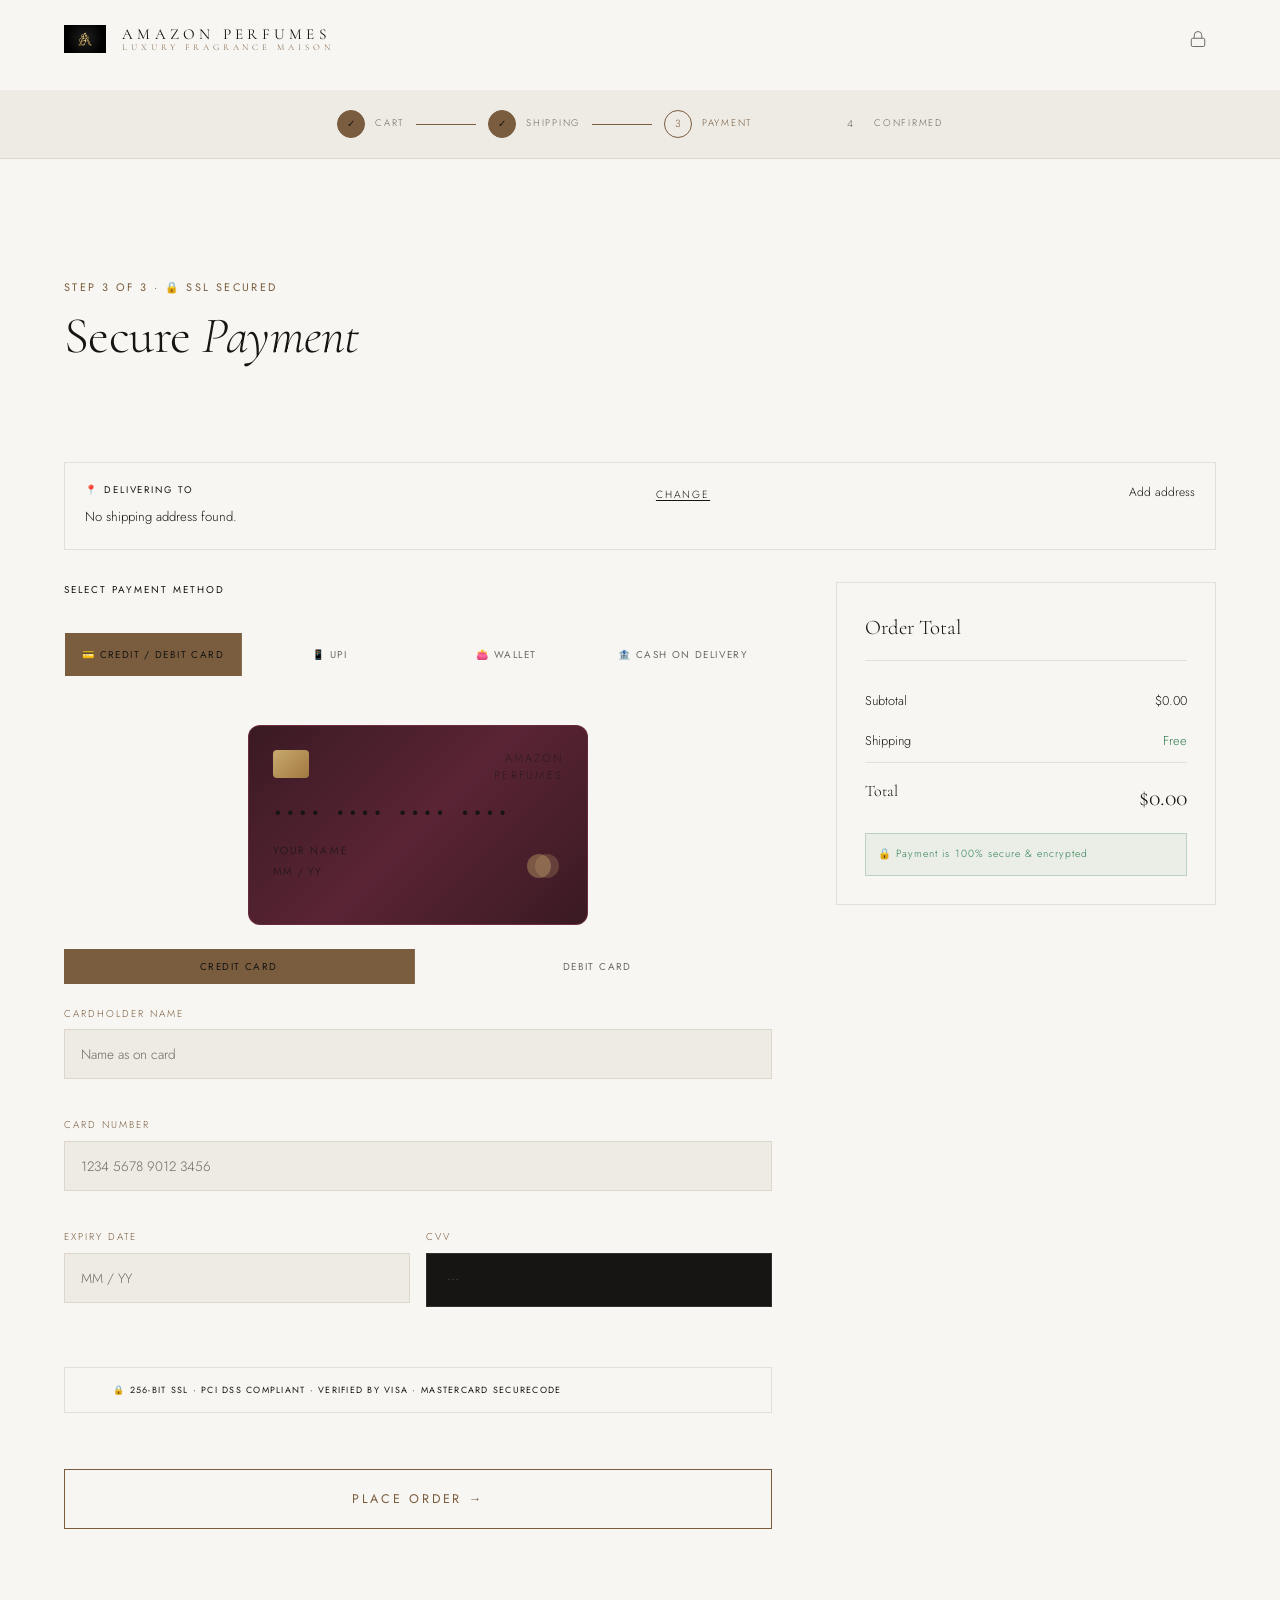
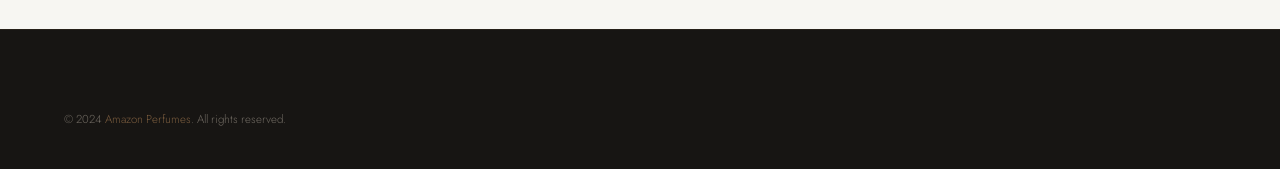
<file: payment.html>
<!DOCTYPE html>
<html lang="en">
<head>
  <meta charset="UTF-8" />
  <meta name="viewport" content="width=device-width, initial-scale=1.0" />
  <title>Secure Payment — Amazon Perfumes</title>
  <meta name="description" content="Secure payment gateway for your Amazon Perfumes order." />
  <link rel="preconnect" href="https://fonts.googleapis.com" />
  <link rel="preconnect" href="https://fonts.gstatic.com" crossorigin />
  <link href="https://fonts.googleapis.com/css2?family=Cormorant+Garamond:ital,wght@0,300;0,400;1,300;1,400&family=Cormorant:ital,wght@0,300;0,700;1,300&family=Jost:wght@200;300;400;500&display=swap" rel="stylesheet" />
  <link rel="stylesheet" href="css/style.css" />
  <link rel="stylesheet" href="css/product.css" />
  <style>
    .pay-field-group { display: flex; flex-direction: column; gap: 18px; }
    .upi-input-wrap { position: relative; }
    .upi-verify-btn {
      position: absolute; right: 0; top: 0; bottom: 0;
      padding: 0 20px; background: var(--gold); color: var(--black);
      font-size: .6rem; letter-spacing: .18em; text-transform: uppercase;
      font-family: 'Jost', sans-serif; border: none; cursor: pointer;
      transition: background .3s;
    }
    .upi-verify-btn:hover { background: var(--gold-light); }
    .wallet-options { display: grid; grid-template-columns: repeat(3, 1fr); gap: 10px; }
    .wallet-opt {
      padding: 14px 10px; border: 1px solid var(--border);
      text-align: center; cursor: pointer; transition: all .3s;
      font-size: .65rem; letter-spacing: .12em; text-transform: uppercase;
      color: var(--white-faint); font-family: 'Jost', sans-serif;
    }
    .wallet-opt:hover, .wallet-opt.active {
      border-color: var(--gold); color: var(--gold);
      background: rgba(139,58,82,.05);
    }
    .wallet-opt .w-icon { font-size: 1.4rem; display: block; margin-bottom: 6px; }
    .cod-box {
      padding: 24px; background: var(--bg-blush); border: 1px solid var(--border);
      text-align: center;
    }
    .cod-box .cod-icon { font-size: 2.5rem; margin-bottom: 12px; }
    .cod-box p { font-size: .82rem; color: var(--white-faint); line-height: 1.7; }
    /* Card flip animation */
    .card-preview {
      width: 100%; max-width: 340px; height: 200px;
      perspective: 1000px; margin: 0 auto 24px;
    }
    .card-inner {
      width: 100%; height: 100%;
      transform-style: preserve-3d; transition: transform .6s;
      position: relative;
    }
    .card-inner.flipped { transform: rotateY(180deg); }
    .card-face, .card-back {
      position: absolute; inset: 0;
      border-radius: 12px; padding: 24px;
      backface-visibility: hidden;
      -webkit-backface-visibility: hidden;
    }
    .card-face {
      background: linear-gradient(135deg, #3a1a22 0%, #5a2435 50%, #3a1a22 100%);
      border: 1px solid rgba(139,58,82,.5);
    }
    .card-back {
      background: linear-gradient(135deg, #5a2435 0%, #3a1a22 100%);
      border: 1px solid rgba(139,58,82,.5);
      transform: rotateY(180deg);
    }
    .card-chip { width: 36px; height: 28px; background: linear-gradient(135deg,#c9a96e,#a07840); border-radius: 4px; margin-bottom: 24px; }
    .card-number-display { font-family: 'Courier New', monospace; font-size: 1rem; letter-spacing: .18em; color: var(--white); margin-bottom: 16px; }
    .card-holder-display { font-size: .65rem; letter-spacing: .2em; text-transform: uppercase; color: var(--gold); }
    .card-expiry-display { font-size: .65rem; letter-spacing: .12em; color: var(--white); margin-top: 4px; }
    .card-logo { text-align: right; font-size: .7rem; letter-spacing: .2em; color: var(--gold); opacity: .6; }
    .card-stripe { height: 40px; background: #0a0a0a; margin: 16px -24px; }
    .card-cvv-area { display: flex; justify-content: flex-end; align-items: center; gap: 12px; margin-top: 16px; }
    .card-cvv-label { font-size: .6rem; color: var(--white-faint); letter-spacing: .1em; }
    .card-cvv-box { background: var(--white); color: var(--black); padding: 4px 14px; font-size: .9rem; font-family: 'Courier New', monospace; min-width: 50px; text-align: center; }
  </style>
</head>
<body style="cursor:auto;">

<header id="nav" class="filled" role="banner">
  <div class="nav-bar">
    <a href="index.html" class="nav-logo" aria-label="Amazon Perfumes Home">
      <img src="assets/images/logo.jpg" alt="Amazon Perfumes monogram" />
      <div class="nav-wordmark">Amazon Perfumes<small>Luxury Fragrance Maison</small></div>
    </a>
    <div class="nav-right">
      <span class="nav-icon" aria-label="Secure checkout" title="256-bit SSL Secured">
        <svg viewBox="0 0 24 24" fill="none" stroke="currentColor" stroke-width="1.3" aria-hidden="true">
          <rect x="3" y="11" width="18" height="11" rx="2"/>
          <path d="M7 11V7a5 5 0 0110 0v4"/>
        </svg>
      </span>
    </div>
  </div>
</header>

<!-- Step Indicator -->
<div class="step-indicator" style="margin-top:90px;">
  <div class="step-item">
    <div class="step-num done">✓</div>
    <span class="step-label">Cart</span>
  </div>
  <div class="step-connector done"></div>
  <div class="step-item">
    <div class="step-num done">✓</div>
    <span class="step-label">Shipping</span>
  </div>
  <div class="step-connector done"></div>
  <div class="step-item">
    <div class="step-num active">3</div>
    <span class="step-label active">Payment</span>
  </div>
  <div class="step-connector"></div>
  <div class="step-item">
    <div class="step-num">4</div>
    <span class="step-label">Confirmed</span>
  </div>
</div>

<main class="page-shell" style="padding-top:40px;">
  <div class="wrap">
    <div class="page-header" style="margin-top:0;margin-bottom:40px;">
      <p class="t-label gold">Step 3 of 3 · 🔒 SSL Secured</p>
      <h1 style="font-family:'Cormorant',serif;font-size:clamp(2.2rem,4vw,3.5rem);font-weight:300;line-height:.95;">Secure <em style="font-style:italic;color:var(--gold);">Payment</em></h1>
    </div>

    <!-- Shipping address review -->
    <div id="shipping-review" style="background:var(--bg-blush);border:1px solid var(--border);padding:20px;margin-bottom:32px;display:flex;align-items:flex-start;justify-content:space-between;gap:16px;flex-wrap:wrap;">
      <div>
        <p class="t-label" style="color:var(--gold);font-size:.6rem;letter-spacing:.2em;margin-bottom:8px;">📍 Delivering To</p>
        <p id="shipping-address-text" style="font-size:.82rem;color:var(--white-faint);line-height:1.7;"></p>
      </div>
      <a href="checkout.html" style="font-size:.65rem;letter-spacing:.18em;text-transform:uppercase;color:var(--gold);font-family:'Jost',sans-serif;text-decoration:underline;text-underline-offset:2px;white-space:nowrap;margin-top:4px;">Change</a>
    </div>

    <div class="checkout-layout">
      <form id="payment-form" class="checkout-form" novalidate>

        <!-- Payment method tabs -->
        <span class="t-label" style="color:var(--gold);font-size:.62rem;letter-spacing:.2em;display:block;margin-bottom:14px;">Select Payment Method</span>
        <div class="pay-method-tabs" role="tablist">
          <button type="button" class="pay-tab-btn active" data-method="card" role="tab">💳 Credit / Debit Card</button>
          <button type="button" class="pay-tab-btn" data-method="upi" role="tab">📱 UPI</button>
          <button type="button" class="pay-tab-btn" data-method="wallet" role="tab">👛 Wallet</button>
          <button type="button" class="pay-tab-btn" data-method="cod" role="tab">🏦 Cash on Delivery</button>
        </div>

        <!-- CARD PANEL -->
        <div class="pay-tab-panel active" id="panel-card">
          <!-- Visual card preview -->
          <div class="card-preview">
            <div class="card-inner" id="card-inner">
              <div class="card-face">
                <div style="display:flex;justify-content:space-between;align-items:flex-start;">
                  <div class="card-chip"></div>
                  <div class="card-logo">AMAZON<br>PERFUMES</div>
                </div>
                <div class="card-number-display" id="disp-number">•••• •••• •••• ••••</div>
                <div style="display:flex;justify-content:space-between;align-items:flex-end;">
                  <div>
                    <div class="card-holder-display" id="disp-name">Your Name</div>
                    <div class="card-expiry-display" id="disp-expiry">MM / YY</div>
                  </div>
                  <svg width="40" height="28" viewBox="0 0 50 32" aria-hidden="true">
                    <circle cx="20" cy="16" r="15" fill="rgba(201,169,110,.4)" />
                    <circle cx="30" cy="16" r="15" fill="rgba(201,169,110,.25)" />
                  </svg>
                </div>
              </div>
              <div class="card-back">
                <div class="card-stripe"></div>
                <div class="card-cvv-area">
                  <span class="card-cvv-label">CVV</span>
                  <div class="card-cvv-box" id="disp-cvv">•••</div>
                </div>
                <div style="text-align:center;margin-top:16px;font-size:.6rem;color:var(--white-faint);font-family:'Jost',sans-serif;letter-spacing:.1em;">This card is issued by Amazon Perfumes Secure Payments</div>
              </div>
            </div>
          </div>

          <div class="pay-field-group">
            <div style="display:flex;gap:8px;margin-bottom:4px;">
              <button type="button" class="pay-tab-btn active" data-cardtype="credit" style="flex:1;padding:10px;" id="btn-credit">Credit Card</button>
              <button type="button" class="pay-tab-btn" data-cardtype="debit" style="flex:1;padding:10px;" id="btn-debit">Debit Card</button>
            </div>
            <label>
              <span>Cardholder Name</span>
              <input type="text" name="cardholder" id="inp-name" placeholder="Name as on card" required autocomplete="cc-name" />
            </label>
            <label>
              <span>Card Number</span>
              <input type="text" name="cardnumber" id="inp-number" maxlength="19" placeholder="1234 5678 9012 3456" required autocomplete="cc-number" />
            </label>
            <div class="field-row two-up">
              <label>
                <span>Expiry Date</span>
                <input type="text" name="expiry" id="inp-expiry" placeholder="MM / YY" maxlength="7" required autocomplete="cc-exp" />
              </label>
              <label>
                <span>CVV</span>
                <input type="password" name="cvv" id="inp-cvv" maxlength="4" placeholder="•••" required autocomplete="cc-csc" />
              </label>
            </div>
          </div>
        </div>

        <!-- UPI PANEL -->
        <div class="pay-tab-panel" id="panel-upi">
          <div style="margin-bottom:16px;">
            <p style="font-size:.78rem;color:var(--white-faint);margin-bottom:16px;">Enter your UPI ID to pay directly from your bank account.</p>
            <label>
              <span>UPI ID</span>
              <div class="upi-input-wrap">
                <input type="text" name="upi-id" placeholder="yourname@upi" style="padding-right:100px;" />
                <button type="button" class="upi-verify-btn" onclick="verifyUPI(this)">Verify</button>
              </div>
            </label>
          </div>
          <div style="margin-top:20px;">
            <p class="t-label" style="font-size:.6rem;letter-spacing:.18em;color:var(--white-faint);margin-bottom:12px;">Or scan QR code</p>
            <!-- Decorative QR placeholder -->
            <div style="width:140px;height:140px;border:1px solid var(--border);display:flex;align-items:center;justify-content:center;background:var(--bg-blush);">
              <div style="display:grid;grid-template-columns:repeat(7,16px);gap:2px;">
                <!-- simple QR pattern using CSS squares -->
                <div style="grid-column:1/4;grid-row:1/4;background:var(--gold);"></div>
                <div style="grid-column:5/8;grid-row:1/4;background:var(--gold);"></div>
                <div style="grid-column:1/4;grid-row:5/8;background:var(--gold);"></div>
                <div style="grid-column:4;grid-row:4;background:var(--gold);"></div>
                <div style="grid-column:5;grid-row:5;background:var(--gold);"></div>
                <div style="grid-column:6;grid-row:6;background:var(--gold);"></div>
                <div style="grid-column:7;grid-row:7;background:var(--gold);"></div>
              </div>
            </div>
            <p style="font-size:.65rem;color:var(--white-faint);margin-top:8px;font-family:'Jost',sans-serif;">Scan with any UPI app to pay</p>
          </div>
        </div>

        <!-- WALLET PANEL -->
        <div class="pay-tab-panel" id="panel-wallet">
          <p style="font-size:.78rem;color:var(--white-faint);margin-bottom:20px;">Select your preferred wallet or net banking option.</p>
          <div class="wallet-options">
            <div class="wallet-opt" onclick="selectWallet(this)"><span class="w-icon">📱</span>PayPal</div>
            <div class="wallet-opt" onclick="selectWallet(this)"><span class="w-icon">🍎</span>Apple Pay</div>
            <div class="wallet-opt" onclick="selectWallet(this)"><span class="w-icon">🤖</span>Google Pay</div>
            <div class="wallet-opt" onclick="selectWallet(this)"><span class="w-icon">💰</span>Amazon Pay</div>
            <div class="wallet-opt" onclick="selectWallet(this)"><span class="w-icon">🏦</span>Net Banking</div>
            <div class="wallet-opt" onclick="selectWallet(this)"><span class="w-icon">💎</span>Klarna</div>
          </div>
          <div id="wallet-selected" style="display:none;margin-top:16px;padding:16px;background:var(--bg-blush);border:1px solid var(--gold);font-size:.78rem;color:var(--black);">
            <span id="wallet-name"></span> selected. Click "Place Order" to proceed.
          </div>
        </div>

        <!-- CASH ON DELIVERY PANEL -->
        <div class="pay-tab-panel" id="panel-cod">
          <div class="cod-box">
            <div class="cod-icon">💵</div>
            <h3 style="font-family:'Cormorant Garamond',serif;font-size:1.3rem;margin-bottom:12px;">Cash on Delivery</h3>
            <p>Pay in cash when your order arrives. Our delivery partner will collect the amount at your door.</p>
            <div style="margin-top:20px;padding:12px;background:rgba(139,58,82,.06);border:1px solid var(--border);text-align:left;">
              <p style="font-size:.72rem;color:var(--white-faint);font-family:'Jost',sans-serif;line-height:1.7;">
                ✓ No online payment required<br>
                ✓ Pay exact amount or use cards on delivery<br>
                ✓ Available on orders up to $500
              </p>
            </div>
          </div>
        </div>

        <!-- Security badges -->
        <div style="display:flex;gap:16px;align-items:center;padding:14px 16px;background:var(--bg-blush);border:1px solid var(--border);margin-top:20px;flex-wrap:wrap;">
          <svg width="16" height="16" viewBox="0 0 24 24" fill="none" stroke="var(--gold)" stroke-width="1.3" aria-hidden="true"><rect x="3" y="11" width="18" height="11" rx="2"/><path d="M7 11V7a5 5 0 0110 0v4"/></svg>
          <span class="t-label" style="font-size:.56rem;letter-spacing:.14em;color:var(--white-faint);">🔒 256-bit SSL · PCI DSS Compliant · Verified by Visa · Mastercard SecureCode</span>
        </div>

        <div style="margin-top:20px;">
          <button type="submit" class="btn btn-gold" id="pay-btn" style="width:100%;justify-content:center;font-size:.78rem;padding:20px 40px;">
            <span id="pay-btn-text">Place Order →</span>
          </button>
        </div>
        <p id="payment-error" style="display:none;color:#e88;font-size:.75rem;margin-top:10px;text-align:center;font-family:'Jost',sans-serif;"></p>
      </form>

      <!-- Order Summary -->
      <aside class="order-summary" id="payment-summary">
        <h3 style="font-family:'Cormorant Garamond',serif;font-size:1.3rem;margin-bottom:24px;padding-bottom:16px;border-bottom:1px solid var(--border);">Order Total</h3>
      </aside>
    </div>
  </div>
</main>

<footer role="contentinfo">
  <div class="wrap">
    <div class="footer-bottom">
      <p>© 2024 <span>Amazon Perfumes</span>. All rights reserved.</p>
    </div>
  </div>
</footer>

<script src="js/shop.js"></script>
<script>
var selectedWallet = '';

window._pageInitDone = true;
document.addEventListener('DOMContentLoaded', function() {
  updateCartBadge();
  renderPaymentSummary();
  loadShippingReview();

  // Payment method tabs
  document.querySelectorAll('.pay-tab-btn[data-method]').forEach(function(btn) {
    btn.addEventListener('click', function() {
      document.querySelectorAll('.pay-tab-btn[data-method]').forEach(function(b) { b.classList.remove('active'); });
      btn.classList.add('active');
      document.querySelectorAll('.pay-tab-panel').forEach(function(p) { p.classList.remove('active'); });
      document.getElementById('panel-' + btn.dataset.method).classList.add('active');
      var payBtnText = document.getElementById('pay-btn-text');
      if (btn.dataset.method === 'cod') {
        payBtnText.textContent = 'Confirm Order (COD) →';
      } else if (btn.dataset.method === 'upi') {
        payBtnText.textContent = 'Pay via UPI →';
      } else if (btn.dataset.method === 'wallet') {
        payBtnText.textContent = 'Pay via Wallet →';
      } else {
        payBtnText.textContent = 'Place Order →';
      }
    });
  });

  // Credit/Debit toggle
  document.querySelectorAll('[data-cardtype]').forEach(function(btn) {
    btn.addEventListener('click', function() {
      document.querySelectorAll('[data-cardtype]').forEach(function(b) { b.classList.remove('active'); });
      btn.classList.add('active');
    });
  });

  // Live card preview updates
  document.getElementById('inp-name').addEventListener('input', function() {
    document.getElementById('disp-name').textContent = this.value.toUpperCase() || 'Your Name';
  });
  document.getElementById('inp-number').addEventListener('input', function() {
    var v = this.value.replace(/\D/g, '').slice(0, 16);
    var fmt = v.replace(/(.{4})/g, '$1 ').trim();
    this.value = fmt;
    document.getElementById('disp-number').textContent = (fmt + ' •••• •••• •••• ••••').slice(0, 19) || '•••• •••• •••• ••••';
  });
  document.getElementById('inp-expiry').addEventListener('input', function() {
    var v = this.value.replace(/\D/g, '').slice(0, 4);
    if (v.length >= 3) v = v.slice(0, 2) + ' / ' + v.slice(2);
    this.value = v;
    document.getElementById('disp-expiry').textContent = this.value || 'MM / YY';
  });
  document.getElementById('inp-cvv').addEventListener('focus', function() {
    document.getElementById('card-inner').classList.add('flipped');
  });
  document.getElementById('inp-cvv').addEventListener('blur', function() {
    document.getElementById('card-inner').classList.remove('flipped');
  });
  document.getElementById('inp-cvv').addEventListener('input', function() {
    var v = this.value.replace(/\D/g, '').slice(0, 4);
    document.getElementById('disp-cvv').textContent = v || '•••';
  });

  // Form submission
  document.getElementById('payment-form').addEventListener('submit', function(e) {
    e.preventDefault();
    var errEl = document.getElementById('payment-error');
    var activeMethod = document.querySelector('.pay-tab-btn[data-method].active').dataset.method;

    if (activeMethod === 'card') {
      var name = document.getElementById('inp-name').value.trim();
      var num  = document.getElementById('inp-number').value.replace(/\s/g, '');
      var exp  = document.getElementById('inp-expiry').value.trim();
      var cvv  = document.getElementById('inp-cvv').value.trim();
      if (!name || num.length < 16 || !exp || cvv.length < 3) {
        errEl.textContent = 'Please fill in all card details correctly.';
        errEl.style.display = 'block';
        return;
      }
    } else if (activeMethod === 'upi') {
      var upiId = document.querySelector('input[name="upi-id"]').value.trim();
      if (!upiId || !upiId.includes('@')) {
        errEl.textContent = 'Please enter a valid UPI ID (e.g. name@upi).';
        errEl.style.display = 'block';
        return;
      }
    } else if (activeMethod === 'wallet' && !selectedWallet) {
      errEl.textContent = 'Please select a wallet option.';
      errEl.style.display = 'block';
      return;
    }

    errEl.style.display = 'none';
    var btn = document.getElementById('pay-btn');
    btn.disabled = true;
    document.getElementById('pay-btn-text').textContent = 'Processing...';
    btn.style.opacity = '.7';

    // Simulate payment processing
    setTimeout(function() {
      // Generate order number
      var orderNum = 'AP-' + Date.now().toString(36).toUpperCase().slice(-8);
      localStorage.setItem('amazonPerfumesOrder', JSON.stringify({
        orderNumber: orderNum,
        method: activeMethod,
        cart: readCart(),
        shipping: JSON.parse(localStorage.getItem('amazonPerfumesShipping') || '{}'),
        total: getCartTotal() + ((JSON.parse(localStorage.getItem('amazonPerfumesShipping') || '{}')).deliveryCost || 0),
        timestamp: new Date().toISOString()
      }));
      // Clear cart
      localStorage.removeItem('amazonPerfumesCart');
      window.location.href = 'order-success.html';
    }, 2200);
  });
});

function loadShippingReview() {
  var shipping = JSON.parse(localStorage.getItem('amazonPerfumesShipping') || '{}');
  var el = document.getElementById('shipping-address-text');
  if (shipping.fullname) {
    el.innerHTML =
      '<strong style="color:var(--black);">' + shipping.fullname + '</strong><br>' +
      shipping.address + (shipping.address2 ? ', ' + shipping.address2 : '') + '<br>' +
      shipping.city + ', ' + shipping.state + ' ' + shipping.zip + ', ' + shipping.country + '<br>' +
      '<span style="color:var(--white-faint);">' + (shipping.phone || '') + '</span>';
  } else {
    el.textContent = 'No shipping address found.';
    document.getElementById('shipping-review').innerHTML += ' <a href="checkout.html" style="color:var(--gold);font-size:.75rem;">Add address</a>';
  }
}

function renderPaymentSummary() {
  var summary = document.getElementById('payment-summary');
  if (!summary) return;
  var cart = readCart();
  var shipping = JSON.parse(localStorage.getItem('amazonPerfumesShipping') || '{}');
  var deliveryCost = shipping.deliveryCost || 0;
  var subtotal = getCartTotal(cart);
  var total = subtotal + deliveryCost;

  var itemsHTML = cart.map(function(item) {
    return '<div style="display:flex;gap:12px;align-items:flex-start;padding:10px 0;border-bottom:1px solid var(--border);">' +
      '<div style="width:52px;height:68px;overflow:hidden;border:1px solid var(--border);flex-shrink:0;">' +
        '<img src="' + item.image + '" alt="' + item.name + '" style="width:100%;height:100%;object-fit:cover;" />' +
      '</div>' +
      '<div style="flex:1;min-width:0;">' +
        '<div style="font-size:.78rem;color:var(--black);margin-bottom:4px;white-space:nowrap;overflow:hidden;text-overflow:ellipsis;">' + item.name + '</div>' +
        '<div style="font-size:.62rem;color:var(--white-faint);font-family:\'Jost\',sans-serif;">' + item.size + ' · Qty: ' + item.qty + '</div>' +
      '</div>' +
      '<div style="font-family:\'Cormorant Garamond\',serif;font-size:.95rem;color:var(--gold);flex-shrink:0;">' + currency(item.price * item.qty) + '</div>' +
    '</div>';
  }).join('');

  summary.innerHTML =
    '<h3 style="font-family:\'Cormorant Garamond\',serif;font-size:1.3rem;margin-bottom:20px;padding-bottom:16px;border-bottom:1px solid var(--border);">Order Total</h3>' +
    itemsHTML +
    '<div style="display:flex;justify-content:space-between;padding:10px 0;font-size:.8rem;color:var(--black);"><span>Subtotal</span><span>' + currency(subtotal) + '</span></div>' +
    '<div style="display:flex;justify-content:space-between;padding:10px 0;font-size:.8rem;color:var(--black);border-bottom:1px solid var(--border);"><span>Shipping</span><span style="color:' + (deliveryCost ? 'var(--black)' : '#2e7d4f') + ';">' + (deliveryCost ? currency(deliveryCost) : 'Free') + '</span></div>' +
    '<div style="display:flex;justify-content:space-between;padding:16px 0;font-size:1rem;">' +
      '<span style="font-family:\'Cormorant Garamond\',serif;color:var(--black);">Total</span>' +
      '<span style="font-family:\'Cormorant Garamond\',serif;font-size:1.5rem;color:var(--gold);">' + currency(total) + '</span>' +
    '</div>' +
    '<div style="padding:12px;background:rgba(46,125,79,.06);border:1px solid rgba(46,125,79,.25);font-size:.65rem;color:#2e7d4f;font-family:\'Jost\',sans-serif;letter-spacing:.1em;">🔒 Payment is 100% secure &amp; encrypted</div>';
}

function verifyUPI(btn) {
  var input = btn.previousElementSibling || btn.parentElement.querySelector('input');
  var upiId = input ? input.value.trim() : '';
  if (!upiId || !upiId.includes('@')) {
    alert('Please enter a valid UPI ID (e.g. name@upi)');
    return;
  }
  btn.textContent = '✓ Verified';
  btn.style.background = '#2e8b57';
  setTimeout(function() { btn.textContent = 'Verify'; btn.style.background = ''; }, 3000);
}

function selectWallet(el) {
  document.querySelectorAll('.wallet-opt').forEach(function(w) { w.classList.remove('active'); });
  el.classList.add('active');
  selectedWallet = el.textContent.replace(/./u, '').trim();
  document.getElementById('wallet-selected').style.display = 'block';
  document.getElementById('wallet-name').textContent = el.querySelector('.w-icon').textContent + ' ' + el.textContent.replace(/\p{Emoji}/u, '').trim();
}
</script>
</body>
</html>
</file>
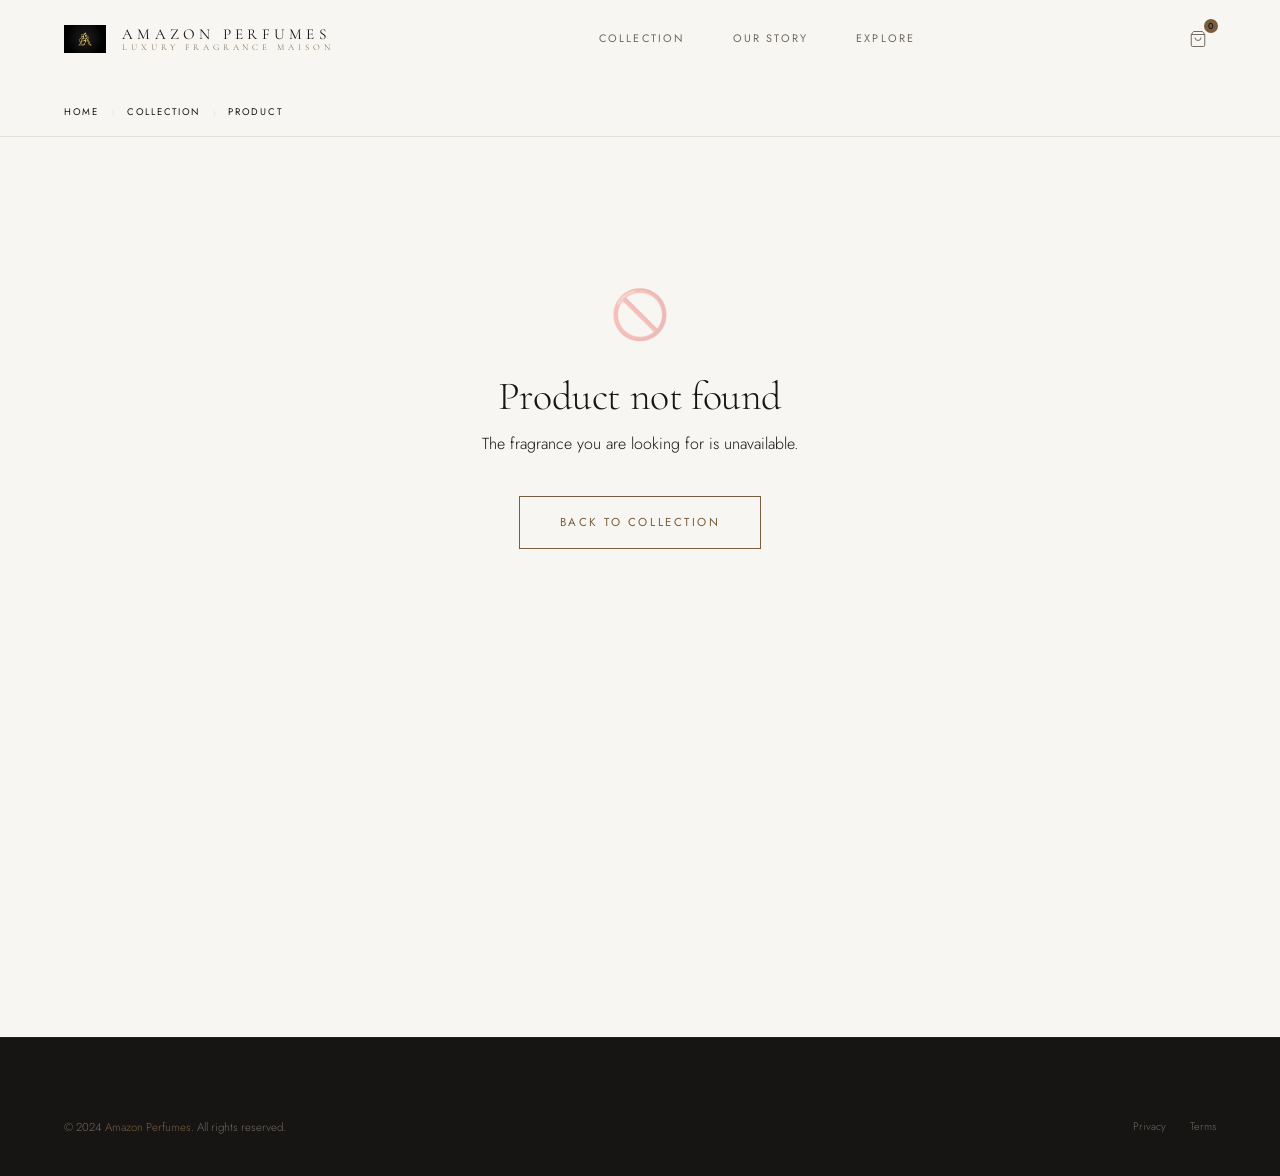
<file: product.html>
<!DOCTYPE html>
<html lang="en">
<head>
  <meta charset="UTF-8" />
  <meta name="viewport" content="width=device-width, initial-scale=1.0" />
  <title>Amazon Perfumes — Product Details</title>
  <meta name="description" content="Explore the full details of your chosen luxury fragrance." />
  <link rel="preconnect" href="https://fonts.googleapis.com" />
  <link rel="preconnect" href="https://fonts.gstatic.com" crossorigin />
  <link href="https://fonts.googleapis.com/css2?family=Cormorant+Garamond:ital,wght@0,300;0,400;1,300;1,400&family=Cormorant:ital,wght@0,300;0,700;1,300&family=Jost:wght@200;300;400;500&display=swap" rel="stylesheet" />
  <link rel="stylesheet" href="css/style.css" />
</head>
<body style="cursor:auto;">

<header id="nav" class="filled" role="banner">
  <div class="nav-bar">
    <a href="index.html" class="nav-logo" aria-label="Amazon Perfumes Home">
      <img src="assets/images/logo.jpg" alt="Amazon Perfumes monogram" />
      <div class="nav-wordmark">Amazon Perfumes<small>Luxury Fragrance Maison</small></div>
    </a>
    <nav class="nav-center" aria-label="Primary navigation">
      <a href="index.html#collection">Collection</a>
      <a href="index.html#story">Our Story</a>
      <a href="index.html#viewer">Explore</a>
    </nav>
    <div class="nav-right">
      <a href="cart.html" class="nav-icon" aria-label="Shopping cart">
        <svg viewBox="0 0 24 24" fill="none" stroke="currentColor" stroke-width="1.3" aria-hidden="true">
          <path d="M6 2L3 6v14a2 2 0 002 2h14a2 2 0 002-2V6l-3-4z"/>
          <line x1="3" y1="6" x2="21" y2="6"/>
          <path d="M16 10a4 4 0 01-8 0"/>
        </svg>
        <span class="cart-count" id="cart-count">0</span>
      </a>
    </div>
  </div>
</header>

<!-- Breadcrumb -->
<div style="background:var(--bg-blush);border-bottom:1px solid var(--border);padding:14px 0;margin-top:90px;">
  <div class="wrap">
    <nav aria-label="Breadcrumb" style="display:flex;gap:12px;align-items:center;">
      <a href="index.html" class="t-label" style="color:var(--white-faint);font-size:.6rem;letter-spacing:.18em;transition:color .3s;"
         onmouseenter="this.style.color='var(--gold)'" onmouseleave="this.style.color='var(--white-faint)'">Home</a>
      <span style="color:var(--border);font-size:.7rem;">›</span>
      <a href="index.html#collection" class="t-label" style="color:var(--white-faint);font-size:.6rem;letter-spacing:.18em;transition:color .3s;"
         onmouseenter="this.style.color='var(--gold)'" onmouseleave="this.style.color='var(--white-faint)'">Collection</a>
      <span style="color:var(--border);font-size:.7rem;">›</span>
      <span class="t-label" style="color:var(--gold);font-size:.6rem;letter-spacing:.18em;" id="breadcrumb-name">Product</span>
    </nav>
  </div>
</div>

<main class="page-shell" style="padding-top:60px;">
  <div class="wrap">
    <div id="product-detail-shell"></div>
  </div>
</main>

<footer role="contentinfo">
  <div class="wrap">
    <div class="footer-bottom">
      <p>© 2024 <span>Amazon Perfumes</span>. All rights reserved.</p>
      <nav class="footer-legal"><a href="#">Privacy</a><a href="#">Terms</a></nav>
    </div>
  </div>
</footer>

<script src="js/shop.js"></script>
<script>
  // Update breadcrumb with product name
  document.addEventListener('DOMContentLoaded', () => {
    const params = new URLSearchParams(window.location.search);
    const id = params.get('id');
    if (id && window.productCatalog && window.productCatalog[id]) {
      const crumb = document.getElementById('breadcrumb-name');
      if (crumb) crumb.textContent = window.productCatalog[id].name;
    }
  });
</script>
</body>
</html>
</file>
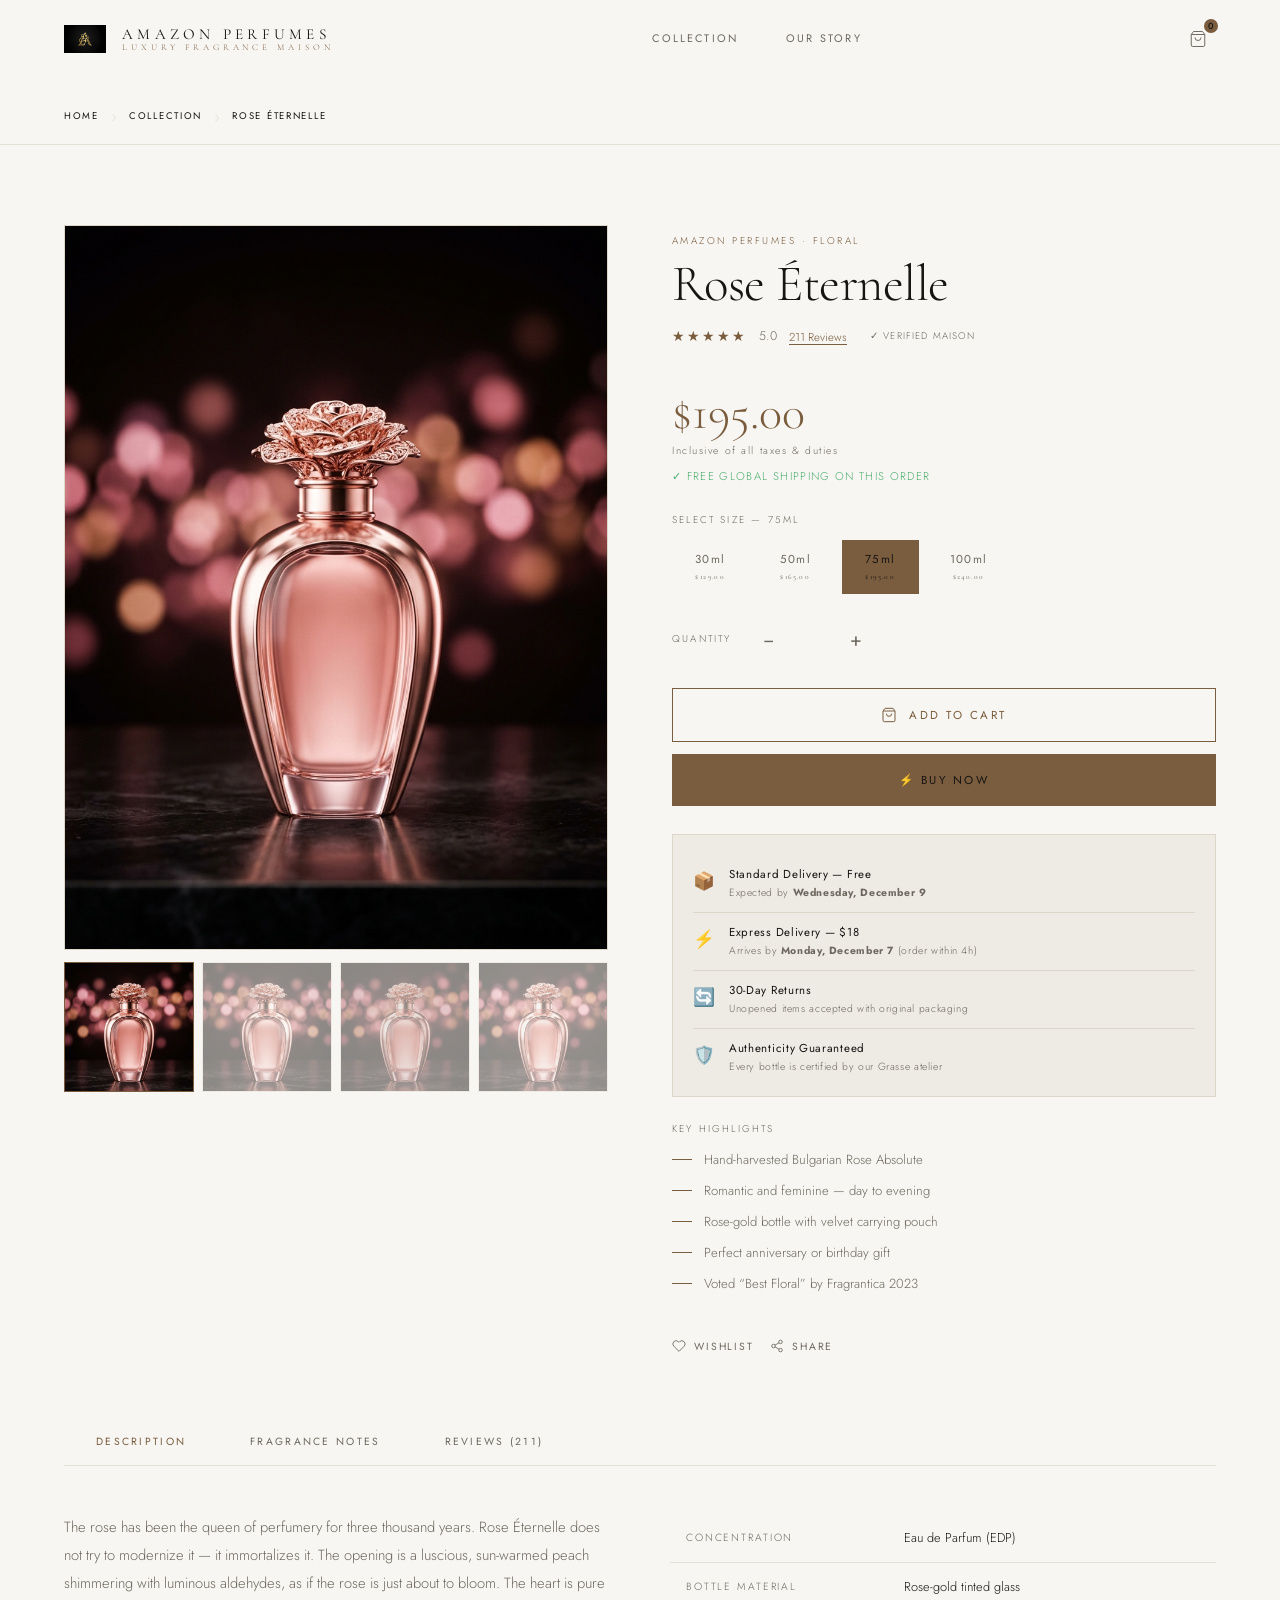
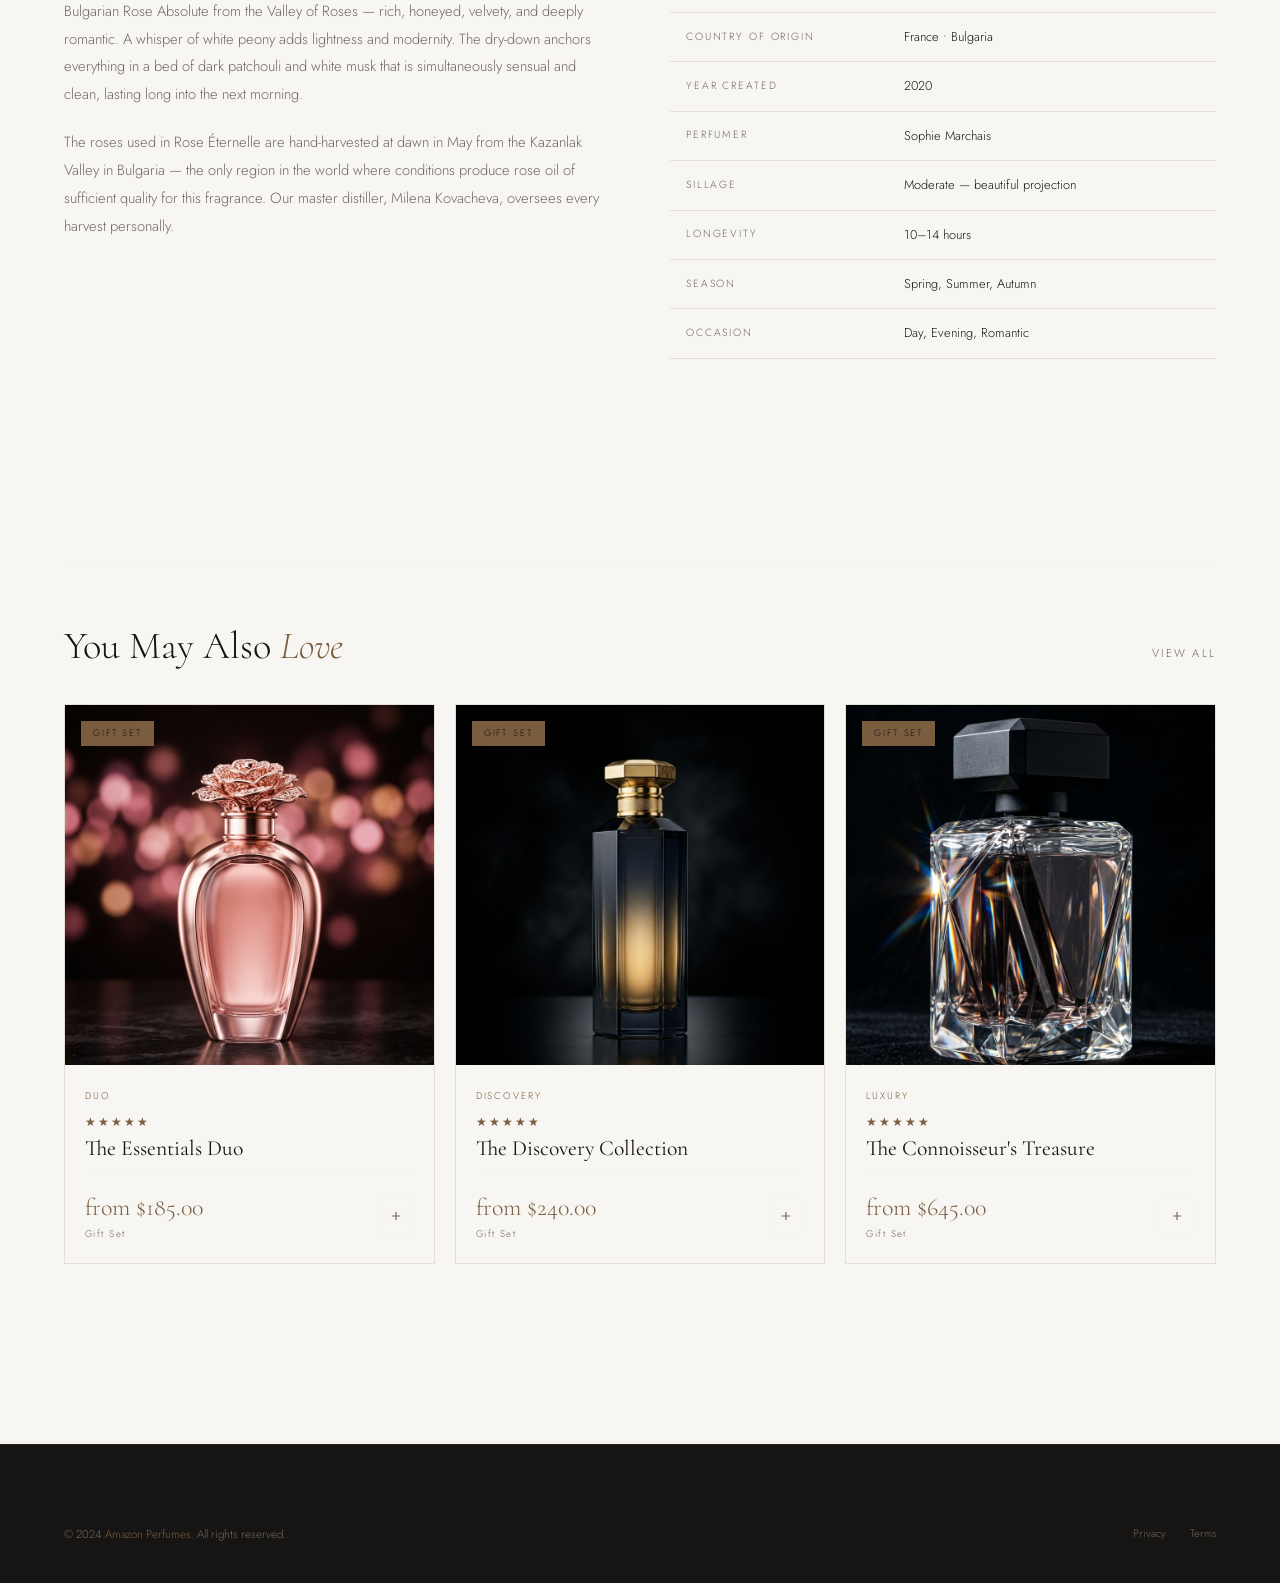
<file: rose-eternelle.html>
<!DOCTYPE html>
<html lang="en">
<head>
  <meta charset="UTF-8" />
  <meta name="viewport" content="width=device-width, initial-scale=1.0" />
  <title>Rose Éternelle — Amazon Perfumes</title>
  <meta name="description" content="Rose Éternelle — The rose immortalized. Bulgarian Rose, Peach, Patchouli. Voted Best Floral 2023." />
  <link rel="preconnect" href="https://fonts.googleapis.com" />
  <link rel="preconnect" href="https://fonts.gstatic.com" crossorigin />
  <link href="https://fonts.googleapis.com/css2?family=Cormorant+Garamond:ital,wght@0,300;0,400;1,300;1,400&family=Cormorant:ital,wght@0,300;0,700;1,300&family=Jost:wght@200;300;400;500&display=swap" rel="stylesheet" />
  <link rel="stylesheet" href="css/style.css" />
  <link rel="stylesheet" href="css/product.css" />
</head>
<body style="cursor:auto;">

<header id="nav" class="filled" role="banner">
  <div class="nav-bar">
    <a href="index.html" class="nav-logo" aria-label="Amazon Perfumes Home">
      <img src="assets/images/logo.jpg" alt="Amazon Perfumes" />
      <div class="nav-wordmark">Amazon Perfumes<small>Luxury Fragrance Maison</small></div>
    </a>
    <nav class="nav-center" aria-label="Primary navigation">
      <a href="index.html#collection">Collection</a>
      <a href="index.html#story">Our Story</a>
    </nav>
    <div class="nav-right">
      <a href="cart.html" class="nav-icon" aria-label="Shopping cart">
        <svg viewBox="0 0 24 24" fill="none" stroke="currentColor" stroke-width="1.3"><path d="M6 2L3 6v14a2 2 0 002 2h14a2 2 0 002-2V6l-3-4z"/><line x1="3" y1="6" x2="21" y2="6"/><path d="M16 10a4 4 0 01-8 0"/></svg>
        <span class="cart-count" id="cart-count">0</span>
      </a>
    </div>
  </div>
</header>

<div style="background:var(--bg-blush);border-bottom:1px solid var(--border);padding:14px 0;margin-top:90px;">
  <div class="wrap">
    <nav aria-label="Breadcrumb" style="display:flex;gap:12px;align-items:center;">
      <a href="index.html" class="t-label" style="color:var(--white-faint);font-size:.6rem;letter-spacing:.18em;transition:color .3s;" onmouseenter="this.style.color='var(--gold)'" onmouseleave="this.style.color='var(--white-faint)'">Home</a>
      <span style="color:var(--border);">›</span>
      <a href="index.html#collection" class="t-label" style="color:var(--white-faint);font-size:.6rem;letter-spacing:.18em;transition:color .3s;" onmouseenter="this.style.color='var(--gold)'" onmouseleave="this.style.color='var(--white-faint)'">Collection</a>
      <span style="color:var(--border);">›</span>
      <span class="t-label" style="color:var(--gold);font-size:.6rem;letter-spacing:.18em;">Rose Éternelle</span>
    </nav>
  </div>
</div>

<main class="page-shell" style="padding-top:60px;">
  <div class="wrap">
    <div id="product-detail-shell"></div>
  </div>
</main>

<footer role="contentinfo">
  <div class="wrap">
    <div class="footer-bottom">
      <p>© 2024 <span>Amazon Perfumes</span>. All rights reserved.</p>
      <nav class="footer-legal"><a href="#">Privacy</a><a href="#">Terms</a></nav>
    </div>
  </div>
</footer>

<script src="js/shop.js"></script>
<script>
  window._pageInitDone = true;
  goToProduct = function(id) {
    var map = {'nuit-dor':'nuit-dor.html','lumiere-doree':'lumiere-doree.html','crystal-noir':'crystal-noir.html','ambre-royal':'ambre-royal.html','rose-eternelle':'rose-eternelle.html','blanc-de-blanc':'blanc-de-blanc.html'};
    window.location.href = map[id] || 'product.html?id=' + id;
  };
  document.addEventListener('DOMContentLoaded', function() {
    history.replaceState(null, '', location.pathname + '?id=rose-eternelle');
    renderProductPage();
    updateCartBadge();
  });
</script>
</body>
</html>
</file>
<file: css/style.css>
/* ============================================================
   PERFUME BRAND — MISS DIOR ROSE DESIGN SYSTEM
   Soft Luxury · Editorial Feminine · Champagne & Rose
   ============================================================ */

@import url('https://fonts.googleapis.com/css2?family=Cormorant+Garamond:ital,wght@0,300;0,400;0,500;0,600;1,300;1,400;1,500&family=Cormorant:ital,wght@0,300;0,700;1,300;1,700&family=Inter:wght@300;400;500&family=Jost:wght@200;300;400;500&display=swap');

/* ── Variables ──────────────────────────────────────────── */
:root {
  --text-primary: #171513;
  --text-muted:   #6e6860;
  --bg-primary:   #F7F6F2;
  --bg-secondary: #edebe4;
  --accent:       #7a5c3e;
  --accent-light: #9a7c5e;
  --accent-soft:  #d6cfc4;
  --accent-dim:   #5a4a2e;
  --border:       rgba(122,92,62,.15);
  --border-soft:  rgba(237,235,228,.12);
  --glow:         0 0 80px rgba(122,92,62,.08);
  --ease-out:     cubic-bezier(.16,1,.3,1);
  --ease-in-out:  cubic-bezier(.76,0,.24,1);
  --max-w:        1440px;
}

/* ── Reset ──────────────────────────────────────────────── */
*,*::before,*::after{box-sizing:border-box;margin:0;padding:0}
html{font-size:16px;scroll-behavior:smooth}
body{
  background:var(--bg-primary);
  color:var(--text-primary);
  font-family:'Jost',sans-serif;
  font-weight:300;
  line-height:1.6;
  overflow-x:hidden;
  cursor:none;
}
img{display:block;max-width:100%}
a{color:inherit;text-decoration:none}
ul{list-style:none}
button{cursor:none;border:none;background:none;font-family:inherit;color:inherit}
input,textarea{font-family:inherit}

/* ── Custom Cursor ──────────────────────────────────────── */
#cursor{
  position:fixed;
  pointer-events:none;
  z-index:99999;
  mix-blend-mode:multiply;
}
#cursor-ball{
  position:absolute;
  width:40px;height:40px;
  border-radius:50%;
  border:1px solid rgba(122,92,62,.6);
  transform:translate(-50%,-50%);
  transition:width .4s var(--ease-out),height .4s var(--ease-out),border-color .3s;
}
#cursor-dot2{
  position:absolute;
  width:5px;height:5px;
  border-radius:50%;
  background:var(--accent);
  transform:translate(-50%,-50%);
}
body.cursor-hover #cursor-ball{width:70px;height:70px;border-color:var(--accent)}
body.cursor-text  #cursor-ball{width:80px;height:20px;border-radius:4px}

/* ── Scrollbar ──────────────────────────────────────────── */
::-webkit-scrollbar{width:3px}
::-webkit-scrollbar-track{background:var(--bg-primary)}
::-webkit-scrollbar-thumb{background:var(--accent-dim);border-radius:2px}

/* ── Typography ─────────────────────────────────────────── */
.t-display{
  font-family:'Cormorant Garamond',serif;
  font-weight:300;
  line-height:.92;
  letter-spacing:-.01em;
}
.t-display-bold{
  font-family:'Cormorant',serif;
  font-weight:700;
  line-height:.9;
  letter-spacing:-.02em;
}
.t-serif{font-family:'Cormorant Garamond',serif;font-weight:300}
.t-label{
  font-family:'Jost',sans-serif;
  font-size:.68rem;
  font-weight:400;
  letter-spacing:.22em;
  text-transform:uppercase;
}
.t-body{font-size:1rem;font-weight:300;line-height:1.75;color:var(--text-muted)}
.gold{color:var(--accent)}
.italic{font-style:italic}

/* ── Layout ──────────────────────────────────────────────── */
.wrap{max-width:var(--max-w);margin:0 auto;padding:0 clamp(24px,5vw,80px)}
.grid-2{display:grid;grid-template-columns:1fr 1fr;gap:clamp(40px,6vw,100px)}
.grid-3{display:grid;grid-template-columns:repeat(3,1fr);gap:clamp(20px,3vw,40px)}

/* ── Thin gold line ──────────────────────────────────────── */
.line{
  display:block;
  width:40px;height:1px;
  background:var(--accent);
  margin:0 auto 32px;
}
.line.left{margin-left:0}

/* ── Buttons ─────────────────────────────────────────────── */
.btn{
  display:inline-flex;align-items:center;gap:12px;
  font-family:'Jost',sans-serif;
  font-size:.72rem;
  font-weight:400;
  letter-spacing:.22em;
  text-transform:uppercase;
  padding:16px 40px;
  position:relative;
  overflow:hidden;
  transition:color .4s;
}
.btn::after{
  content:'';
  position:absolute;
  inset:0;
  background:var(--accent);
  transform:scaleX(0);
  transform-origin:left;
  transition:transform .5s var(--ease-out);
  z-index:-1;
}
.btn:hover::after{transform:scaleX(1)}
.btn-outline{border:1px solid var(--border);color:var(--text-muted)}
.btn-outline:hover{color:var(--text-primary)}
.btn-gold{
  border:1px solid var(--accent);
  color:var(--accent);
}
.btn-gold:hover{color:var(--text-primary)}
.btn-text{
  padding:0;
  color:var(--text-muted);
  font-size:.7rem;
  letter-spacing:.2em;
  text-transform:uppercase;
  border-bottom:1px solid transparent;
  transition:color .3s,border-color .3s;
}
.btn-text:hover{color:var(--accent);border-color:var(--accent)}
.btn-text::after{display:none}

/* ── Loading ─────────────────────────────────────────────── */
#loading{
  position:fixed;inset:0;
  background:var(--bg-secondary);
  z-index:100000;
  display:flex;flex-direction:column;
  align-items:center;justify-content:center;
  gap:48px;
  transition:opacity 1s var(--ease-out),visibility 1s;
}
#loading.out{opacity:0;visibility:hidden}
.loading-logo-wrap{
  display:flex;align-items:center;justify-content:center;
}
.loading-logo-wrap img{
  width:80px;height:80px;
  object-fit:contain;
  filter:invert(0);
  opacity:.9;
}
.loading-progress{
  width:120px;height:1px;
  background:rgba(122,92,62,.15);
  position:relative;overflow:hidden;
}
.loading-progress-bar{
  position:absolute;inset:0;
  background:var(--accent);
  animation:loadProg 2s var(--ease-out) forwards;
  transform-origin:left;
}
@keyframes loadProg{0%{transform:scaleX(0)}100%{transform:scaleX(1)}}
.loading-num{
  font-family:'Cormorant Garamond',serif;
  font-size:4rem;
  font-weight:300;
  color:var(--accent);
  opacity:.5;
  letter-spacing:.05em;
}

/* ══════════════════════════════════════════════════════════
   NAVIGATION
   ══════════════════════════════════════════════════════════ */
#nav{
  position:fixed;top:0;left:0;right:0;
  z-index:1000;
  padding:0;
  transition:background .5s,backdrop-filter .5s;
}
#nav.filled{
  background:rgba(247,246,242,.92);
  backdrop-filter:blur(24px);
  -webkit-backdrop-filter:blur(24px);
}
.nav-bar{
  display:flex;align-items:center;justify-content:space-between;
  max-width:var(--max-w);
  margin:0 auto;
  padding:28px clamp(24px,5vw,80px);
  border-bottom:1px solid transparent;
  transition:border-color .5s,padding .4s;
}
#nav.filled .nav-bar{
  padding:18px clamp(24px,5vw,80px);
  border-color:var(--border-soft);
}
.nav-logo{
  display:flex;align-items:center;gap:16px;
}
.nav-logo img{
  width:42px;height:42px;
  object-fit:contain;
  filter:brightness(1.1);
}
.nav-wordmark{
  font-family:'Cormorant Garamond',serif;
  font-size:.95rem;
  font-weight:400;
  letter-spacing:.28em;
  text-transform:uppercase;
  color:var(--text-primary);
  line-height:1.2;
}
.nav-wordmark small{
  display:block;
  font-size:.55rem;
  letter-spacing:.45em;
  color:var(--accent);
  font-weight:300;
}
.nav-center{
  display:flex;align-items:center;gap:48px;
}
.nav-center a{
  font-size:.68rem;
  font-weight:400;
  letter-spacing:.2em;
  text-transform:uppercase;
  color:var(--text-muted);
  position:relative;
  transition:color .3s;
}
.nav-center a::after{
  content:'';
  position:absolute;bottom:-4px;left:0;
  width:0;height:1px;
  background:var(--accent);
  transition:width .4s var(--ease-out);
}
.nav-center a:hover{color:var(--bg-primary)}
.nav-center a:hover::after{width:100%}
.nav-right{
  display:flex;align-items:center;gap:24px;
}
.nav-icon{
  width:36px;height:36px;
  display:flex;align-items:center;justify-content:center;
  color:var(--text-muted);
  transition:color .3s;
  position:relative;
}
.nav-icon:hover{color:var(--accent)}
.nav-icon svg{width:18px;height:18px}
.cart-count{
  position:absolute;top:-2px;right:-2px;
  width:14px;height:14px;
  border-radius:50%;
  background:var(--accent);
  color:var(--text-primary);
  font-size:.55rem;
  font-weight:500;
  display:flex;align-items:center;justify-content:center;
  font-family:'Jost',sans-serif;
}
.nav-hamburger{
  display:none;
  flex-direction:column;gap:6px;
  padding:4px;
}
.nav-hamburger span{
  display:block;width:24px;height:1px;
  background:var(--bg-primary);
  transition:.4s;
}

/* ── Mobile menu ─────────────────────────────────────────── */
#mobile-menu{
  position:fixed;inset:0;
  background:var(--bg-secondary);
  z-index:990;
  display:flex;flex-direction:column;
  align-items:center;justify-content:center;
  gap:48px;
  opacity:0;visibility:hidden;
  transition:opacity .5s var(--ease-out),visibility .5s;
}
#mobile-menu.open{opacity:1;visibility:visible}
#mobile-menu a{
  font-family:'Cormorant Garamond',serif;
  font-size:clamp(2.5rem,8vw,4rem);
  font-weight:300;
  letter-spacing:.05em;
  color:var(--text-primary);
  transition:color .3s;
}
#mobile-menu a:hover{color:var(--accent)}
.menu-close{
  position:absolute;top:32px;right:clamp(24px,5vw,80px);
  font-size:1.5rem;color:var(--text-muted);
  transition:color .3s;
}
.menu-close:hover{color:var(--accent)}

/* ══════════════════════════════════════════════════════════
   HERO
   ══════════════════════════════════════════════════════════ */
#hero{
  position:relative;
  width:100%;height:100svh;
  min-height:700px;
  overflow:hidden;
  display:flex;align-items:center;
}
#hero-canvas{
  position:absolute;
  inset:0;
  width:100%;height:100%;
  z-index:1;
}
.hero-content{
  position:relative;z-index:5;
  width:100%;
  max-width:var(--max-w);
  margin:0 auto;
  padding:0 clamp(24px,5vw,80px);
  display:grid;
  grid-template-columns:1fr 1fr;
  align-items:center;
}
.hero-left{}
.hero-pre{
  display:flex;align-items:center;gap:16px;
  margin-bottom:40px;
  opacity:0;transform:translateY(20px);
}
.hero-pre-line{width:32px;height:1px;background:var(--accent)}
.hero-pre span{
  font-size:.64rem;
  font-weight:400;
  letter-spacing:.28em;
  text-transform:uppercase;
  color:var(--accent);
}
.hero-h1{
  font-family:'Cormorant',serif;
  font-size:clamp(4.5rem,10vw,11rem);
  font-weight:300;
  line-height:.88;
  letter-spacing:-.02em;
  margin-bottom:48px;
  opacity:0;transform:translateY(60px);
}
.hero-h1 em{
  font-style:italic;
  color:var(--accent);
  display:block;
}
.hero-sub{
  max-width:360px;
  font-size:.92rem;
  font-weight:300;
  color:var(--text-muted);
  line-height:1.8;
  margin-bottom:56px;
  opacity:0;
}
.hero-actions{
  display:flex;align-items:center;gap:32px;
  opacity:0;transform:translateY(20px);
}
.hero-scroll{
  position:absolute;
  bottom:48px;left:50%;
  transform:translateX(-50%);
  z-index:5;
  display:flex;flex-direction:column;
  align-items:center;gap:16px;
  opacity:.5;
}
.hero-scroll-line{
  width:1px;height:64px;
  background:linear-gradient(180deg,transparent,var(--accent));
  animation:scrollFade 2.4s ease-in-out infinite;
}
@keyframes scrollFade{
  0%,100%{transform:scaleY(.4);opacity:.2}
  60%{transform:scaleY(1);opacity:.8}
}
.hero-scroll span{
  font-size:.6rem;
  letter-spacing:.3em;
  text-transform:uppercase;
  color:var(--text-muted);
}

/* ══════════════════════════════════════════════════════════
   MARQUEE
   ══════════════════════════════════════════════════════════ */
.marquee{
  padding:18px 0;
  background:var(--text-primary);
  border-top:1px solid var(--border);
  border-bottom:1px solid var(--border);
  overflow:hidden;
}
.marquee-inner{
  display:flex;
  width:max-content;
  animation:marquee 30s linear infinite;
}
.marquee-inner span{
  font-size:.62rem;
  font-weight:400;
  letter-spacing:.28em;
  text-transform:uppercase;
  color:var(--text-muted);
  padding:0 40px;
  white-space:nowrap;
}
.marquee-inner .m-dot{
  color:var(--accent);
  font-size:.7rem;
  padding:0;
}
@keyframes marquee{0%{transform:translateX(0)}100%{transform:translateX(-50%)}}

/* ══════════════════════════════════════════════════════════
   MANIFESTO SECTION
   ══════════════════════════════════════════════════════════ */
#manifesto{
  padding:clamp(100px,14vw,200px) 0;
  overflow:hidden;
  position:relative;
}
.manifesto-number{
  font-family:'Cormorant Garamond',serif;
  font-size:clamp(12rem,30vw,28rem);
  font-weight:300;
  color:rgba(139,58,82,.04);
  position:absolute;
  top:50%;left:50%;
  transform:translate(-50%,-50%);
  pointer-events:none;
  white-space:nowrap;
  line-height:1;
  letter-spacing:-.05em;
}
.manifesto-inner{
  max-width:1000px;
  margin:0 auto;
  padding:0 clamp(24px,5vw,80px);
  text-align:center;
}
.manifesto-label{margin-bottom:40px}
.manifesto-text{
  font-family:'Cormorant Garamond',serif;
  font-size:clamp(1.9rem,4vw,3.8rem);
  font-weight:300;
  line-height:1.35;
  color:var(--black);
  letter-spacing:.01em;
}
.manifesto-text em{
  font-style:italic;
  color:var(--gold);
}
.manifesto-sig{
  margin-top:64px;
  font-family:'Cormorant Garamond',serif;
  font-style:italic;
  font-size:1.6rem;
  font-weight:300;
  color:var(--gold);
  opacity:.7;
}

/* ══════════════════════════════════════════════════════════
   STORY / BRAND
   ══════════════════════════════════════════════════════════ */
#story{
  padding:clamp(100px,12vw,180px) 0;
  background:var(--bg-secondary);
  overflow:hidden;
}
.story-grid{
  display:grid;
  grid-template-columns:1fr 1fr;
  gap:clamp(60px,8vw,140px);
  align-items:center;
}
.story-label{margin-bottom:32px}
.story-title{
  font-family:'Cormorant',serif;
  font-size:clamp(2.8rem,6vw,6rem);
  font-weight:300;
  line-height:.95;
  margin-bottom:40px;
  letter-spacing:-.01em;
  color:var(--text-primary);
}
.story-title em{font-style:italic;color:var(--accent)}
.story-body{
  font-size:.95rem;
  font-weight:300;
  color:var(--text-muted);
  line-height:1.9;
  margin-bottom:16px;
}
.story-founder{
  margin-top:48px;
  padding-top:32px;
  border-top:1px solid var(--border-soft);
  display:flex;align-items:center;gap:20px;
}
.story-founder-avatar{
  width:52px;height:52px;
  border-radius:50%;
  background:linear-gradient(135deg,var(--accent-dim),var(--accent));
  display:flex;align-items:center;justify-content:center;
  font-family:'Cormorant Garamond',serif;
  font-size:1.4rem;
  color:var(--text-primary);
  flex-shrink:0;
}
.story-founder-name{
  font-family:'Cormorant Garamond',serif;
  font-style:italic;
  font-size:1.1rem;
  color:var(--accent);
}
.story-founder-title{
  font-size:.65rem;
  letter-spacing:.2em;
  text-transform:uppercase;
  color:var(--text-muted);
  margin-top:2px;
}
.story-img-wrap{
  position:relative;
  overflow:hidden;
}
.story-img-wrap img{
  width:100%;
  aspect-ratio:4/5;
  object-fit:cover;
  display:block;
  transition:transform 8s ease;
}
.story-img-wrap:hover img{transform:scale(1.04)}
.story-img-overlay{
  position:absolute;inset:0;
  background:linear-gradient(180deg,transparent 50%,rgba(237,235,228,.5));
}
.story-img-tag{
  position:absolute;
  bottom:32px;right:32px;
  border:1px solid var(--border);
  background:rgba(247,246,242,.88);
  backdrop-filter:blur(12px);
  padding:16px 24px;
  text-align:center;
}
.story-img-tag .yr{
  font-family:'Cormorant Garamond',serif;
  font-size:2.2rem;
  font-weight:300;
  color:var(--accent);
  line-height:1;
}
.story-img-tag .yr-label{
  font-size:.6rem;
  letter-spacing:.22em;
  text-transform:uppercase;
  color:var(--text-muted);
  margin-top:6px;
}

/* ══════════════════════════════════════════════════════════
   COLLECTION
   ══════════════════════════════════════════════════════════ */
#collection{
  padding:clamp(100px,12vw,180px) 0;
}
.collection-head{
  display:flex;
  align-items:flex-end;
  justify-content:space-between;
  margin-bottom:80px;
  flex-wrap:wrap;
  gap:32px;
}
.collection-head-left .t-label{margin-bottom:24px;color:var(--accent)}
.collection-title{
  font-family:'Cormorant',serif;
  font-size:clamp(2.8rem,6vw,6rem);
  font-weight:300;
  line-height:.95;
  letter-spacing:-.01em;
  color:var(--text-primary);
}
.collection-title em{font-style:italic;color:var(--accent)}
.filter-row{
  display:flex;gap:4px;
  flex-wrap:wrap;
  align-self:flex-start;
}
.filter-btn{
  padding:8px 20px;
  font-size:.63rem;
  letter-spacing:.18em;
  text-transform:uppercase;
  color:var(--text-muted);
  border:1px solid var(--border-soft);
  transition:all .3s;
  font-family:'Jost',sans-serif;
  font-weight:300;
}
.filter-btn:hover,.filter-btn.on{
  color:var(--text-primary);
  background:var(--accent);
  border-color:var(--accent);
}

/* Product grid */
.product-grid{
  display:grid;
  grid-template-columns:repeat(3,1fr);
  gap:clamp(16px,2.5vw,32px);
}

/* Product card */
.pcard{
  position:relative;
  cursor:none;
  overflow:hidden;
  background:var(--bg-primary);
  border:1px solid var(--border);
  transition:border-color .4s,transform .5s var(--ease-out);
}
.pcard:hover{
  border-color:rgba(122,92,62,.35);
  transform:translateY(-6px);
}
.pcard-img{
  position:relative;
  overflow:hidden;
  height:360px;
  background:var(--bg-secondary);
}
.pcard-img img{
  width:100%;height:100%;
  object-fit:cover;
  transition:transform .9s var(--ease-out);
}
.pcard:hover .pcard-img img{transform:scale(1.06)}
.pcard-badge{
  position:absolute;top:16px;left:16px;
  font-size:.58rem;
  letter-spacing:.2em;
  text-transform:uppercase;
  color:var(--text-primary);
  background:var(--accent);
  padding:5px 12px;
  font-family:'Jost',sans-serif;
}
.pcard-wish{
  position:absolute;top:16px;right:16px;
  width:34px;height:34px;
  border:1px solid var(--border-soft);
  background:rgba(8,8,8,.6);
  backdrop-filter:blur(8px);
  display:flex;align-items:center;justify-content:center;
  font-size:.9rem;
  color:var(--white-faint);
  transition:all .3s;
}
.pcard-wish:hover{color:#e88;border-color:#e88}
.pcard-overlay{
  position:absolute;inset:0;
  background:linear-gradient(to top,rgba(23,21,19,.75) 0%,transparent 55%);
  display:flex;align-items:flex-end;justify-content:center;
  padding-bottom:24px;
  opacity:0;
  transition:opacity .4s;
}
.pcard:hover .pcard-overlay{opacity:1}
.pcard-quick{
  font-size:.62rem;
  letter-spacing:.2em;
  text-transform:uppercase;
  color:var(--text-primary);
  background:var(--accent);
  padding:10px 28px;
  transition:background .3s;
  font-family:'Jost',sans-serif;
}
.pcard-quick:hover{background:var(--accent-light)}
.pcard-body{padding:24px 20px 20px}
.pcard-cat{
  font-size:.6rem;
  letter-spacing:.2em;
  text-transform:uppercase;
  color:var(--accent);
  margin-bottom:8px;
  font-family:'Jost',sans-serif;
}
.pcard-name{
  font-family:'Cormorant Garamond',serif;
  font-size:1.35rem;
  font-weight:400;
  margin-bottom:10px;
  line-height:1.2;
  color:var(--text-primary);
}
.pcard-notes{
  font-size:.75rem;
  color:var(--text-muted);
  line-height:1.6;
  margin-bottom:16px;
  font-weight:300;
}
.pcard-notes b{color:var(--text-muted);font-weight:400}
.pcard-footer{
  display:flex;align-items:center;
  justify-content:space-between;
  padding-top:16px;
  border-top:1px solid var(--border-soft);
}
.pcard-price{
  font-family:'Cormorant Garamond',serif;
  font-size:1.5rem;
  font-weight:300;
  color:var(--accent);
}
.pcard-size{font-size:.6rem;letter-spacing:.15em;color:var(--text-muted)}
.pcard-add{
  width:36px;height:36px;
  border:1px solid var(--border-soft);
  display:flex;align-items:center;justify-content:center;
  color:var(--text-muted);
  transition:all .3s;
}
.pcard-add:hover{border-color:var(--accent);color:var(--accent)}
.pcard-stars{color:var(--accent);font-size:.75rem;letter-spacing:2px;margin-bottom:4px}

/* ══════════════════════════════════════════════════════════
   FEATURE / EDITORIAL SPREAD
   ══════════════════════════════════════════════════════════ */
#feature{
  position:relative;
  overflow:hidden;
  background:var(--bg-secondary);
  border-top:1px solid var(--border);
  border-bottom:1px solid var(--border);
}
.feature-grid{
  display:grid;
  grid-template-columns:1fr 1fr;
  min-height:680px;
}
.feature-img{
  position:relative;overflow:hidden;
}
.feature-img img{
  width:100%;height:100%;
  object-fit:cover;
  display:block;
  transition:transform 10s ease;
  opacity:.8;
}
.feature-img:hover img{transform:scale(1.04)}
.feature-img::after{
  content:'';
  position:absolute;inset:0;
  background:linear-gradient(90deg,transparent 60%,var(--bg-secondary));
}
.feature-text{
  padding:clamp(60px,8vw,120px) clamp(40px,6vw,100px);
  display:flex;flex-direction:column;justify-content:center;
}
.feature-label{margin-bottom:28px}
.feature-title{
  font-family:'Cormorant',serif;
  font-size:clamp(2.5rem,5vw,5.5rem);
  font-weight:300;
  line-height:.95;
  margin-bottom:32px;
  letter-spacing:-.01em;
  color:var(--text-primary);
}
.feature-title em{font-style:italic;color:var(--accent)}
.feature-body{
  font-size:.92rem;
  color:var(--text-muted);
  line-height:1.85;
  margin-bottom:48px;
  max-width:440px;
}
.feature-details{
  display:flex;gap:40px;margin-bottom:56px;
}
.feature-detail-item .lbl{
  font-size:.6rem;letter-spacing:.2em;
  text-transform:uppercase;color:var(--text-muted);
  margin-bottom:6px;font-family:'Jost',sans-serif;
}
.feature-detail-item .val{
  font-family:'Cormorant Garamond',serif;
  font-size:1rem;color:var(--bg-primary);font-weight:300;
}
.feature-price{
  font-family:'Cormorant Garamond',serif;
  font-size:3.5rem;font-weight:300;
  color:var(--accent);line-height:1;
  margin-bottom:48px;
}
.feature-cta{display:flex;gap:16px;flex-wrap:wrap;align-items:center}

/* ══════════════════════════════════════════════════════════
   360° VIEWER
   ══════════════════════════════════════════════════════════ */
#viewer{
  padding:clamp(100px,12vw,180px) 0;
  overflow:hidden;
  position:relative;
}
.viewer-watermark{
  position:absolute;top:50%;left:50%;
  transform:translate(-50%,-50%);
  font-family:'Cormorant',serif;
  font-size:clamp(6rem,18vw,20rem);
  font-weight:700;
  color:rgba(122,92,62,.03);
  letter-spacing:.08em;
  pointer-events:none;
  white-space:nowrap;
}
.viewer-grid{
  display:grid;
  grid-template-columns:1fr 1fr;
  gap:clamp(60px,8vw,120px);
  align-items:center;
}
#viewer-canvas{
  width:100%;
  aspect-ratio:1/1.1;
  display:block;
  background:radial-gradient(ellipse 80% 80% at 50% 50%,#f5e8e4 0%,#f7f6f2 100%);
  border:1px solid var(--border);
  cursor:grab;
}
#viewer-canvas:active{cursor:grabbing}
.viewer-label{margin-bottom:24px}
.viewer-title{
  font-family:'Cormorant',serif;
  font-size:clamp(2.5rem,5vw,5rem);
  font-weight:300;
  line-height:.95;
  letter-spacing:-.01em;
  margin-bottom:28px;
  color:var(--text-primary);
}
.viewer-title em{font-style:italic;color:var(--accent)}
.viewer-body{font-size:.92rem;color:var(--text-muted);line-height:1.85;margin-bottom:48px}
.variants-label{
  font-size:.62rem;letter-spacing:.22em;
  text-transform:uppercase;color:var(--text-muted);
  margin-bottom:20px;
  display:block;font-family:'Jost',sans-serif;
}
.swatches{display:flex;gap:10px;flex-wrap:wrap;margin-bottom:48px}
.swatch{
  position:relative;
  width:44px;height:44px;
  border-radius:50%;
  border:1px solid var(--border-soft);
  overflow:hidden;
  transition:border-color .3s,transform .3s;
}
.swatch::before{
  content:'';
  position:absolute;inset:3px;
  border-radius:50%;
}
.swatch.on,.swatch:hover{border-color:var(--accent);transform:scale(1.12)}
.swatch[data-v="gold"]::before{background:linear-gradient(135deg,#c9a96e,#a07840)}
.swatch[data-v="crystal"]::before{background:linear-gradient(135deg,#c2dff0,#7aaec8)}
.swatch[data-v="noir"]::before{background:linear-gradient(135deg,#2a2a2a,#0f0f0f)}
.swatch[data-v="rose"]::before{background:linear-gradient(135deg,#d4909a,#b05060)}
.swatch[data-v="emerald"]::before{background:linear-gradient(135deg,#4aad6e,#266640)}
.drag-hint{
  font-size:.64rem;letter-spacing:.18em;
  text-transform:uppercase;color:var(--text-muted);
  margin-top:16px;
  display:flex;align-items:center;gap:10px;
}
.drag-icon{animation:dragNudge 2s ease-in-out infinite;display:inline-block}
@keyframes dragNudge{0%,100%{transform:translateX(0)}50%{transform:translateX(6px)}}

/* ══════════════════════════════════════════════════════════
   TESTIMONIALS
   ══════════════════════════════════════════════════════════ */
#testimonials{
  padding:clamp(100px,12vw,180px) 0;
  background:var(--bg-secondary);
  overflow:hidden;
  position:relative;
}
.testi-label{text-align:center;margin-bottom:80px}
.testi-label .t-label{color:var(--accent);margin-bottom:16px}
.testi-label h2{
  font-family:'Cormorant',serif;
  font-size:clamp(2.5rem,5vw,5rem);
  font-weight:300;
  line-height:.95;
  letter-spacing:-.01em;
  color:var(--text-primary);
}
.testi-label h2 em{font-style:italic;color:var(--accent)}
.carousel-wrap{position:relative;overflow:hidden}
.carousel-track{
  display:flex;
  transition:transform .8s var(--ease-out);
}
.testi-slide{
  min-width:100%;
  padding:0 clamp(24px,10vw,200px);
}
.testi-card{
  background:var(--bg-primary);
  border:1px solid var(--border);
  padding:clamp(40px,6vw,80px) clamp(32px,6vw,80px);
  text-align:center;
  position:relative;
}
.testi-quote-icon{
  font-family:'Cormorant Garamond',serif;
  font-size:5rem;
  line-height:.5;
  color:var(--accent);
  opacity:.2;
  display:block;
  margin-bottom:32px;
}
.testi-stars{color:var(--accent);font-size:.9rem;letter-spacing:4px;margin-bottom:28px}
.testi-text{
  font-family:'Cormorant Garamond',serif;
  font-style:italic;
  font-size:clamp(1.3rem,2.5vw,1.9rem);
  font-weight:300;
  line-height:1.6;
  color:var(--text-primary);
  margin-bottom:40px;
  letter-spacing:.01em;
}
.testi-author{
  display:flex;align-items:center;justify-content:center;gap:16px;
}
.testi-avatar{
  width:48px;height:48px;border-radius:50%;
  background:linear-gradient(135deg,var(--accent-dim),var(--accent));
  display:flex;align-items:center;justify-content:center;
  font-family:'Cormorant Garamond',serif;
  font-size:1.2rem;color:var(--text-primary);flex-shrink:0;
}
.testi-name{
  font-family:'Cormorant Garamond',serif;
  font-size:1rem;font-weight:400;
}
.testi-role{font-size:.62rem;letter-spacing:.18em;text-transform:uppercase;color:var(--text-muted)}
.carousel-nav{
  display:flex;align-items:center;justify-content:center;gap:24px;
  margin-top:48px;
}
.c-btn{
  width:44px;height:44px;
  border:1px solid var(--border-soft);
  display:flex;align-items:center;justify-content:center;
  color:var(--text-muted);
  transition:all .3s;
}
.c-btn:hover{border-color:var(--accent);color:var(--accent)}
.c-dots{display:flex;gap:8px}
.c-dot{
  width:5px;height:5px;border-radius:50%;
  background:var(--border-soft);
  transition:all .3s;border:1px solid transparent;
}
.c-dot.on{width:22px;border-radius:2px;background:var(--accent)}

/* ══════════════════════════════════════════════════════════
   NEWSLETTER
   ══════════════════════════════════════════════════════════ */
#newsletter{
  padding:clamp(100px,12vw,180px) 0;
  position:relative;
  overflow:hidden;
  background:var(--bg-primary);
}
#newsletter::before{
  content:'';
  position:absolute;
  top:50%;left:50%;
  transform:translate(-50%,-50%);
  width:700px;height:700px;
  border-radius:50%;
  background:radial-gradient(circle,rgba(122,92,62,.05) 0%,transparent 70%);
  pointer-events:none;
}
.nl-inner{
  max-width:640px;
  margin:0 auto;
  text-align:center;
}
.nl-label{margin-bottom:24px}
.nl-label .t-label{color:var(--accent)}
.nl-title{
  font-family:'Cormorant',serif;
  font-size:clamp(2.5rem,5vw,5rem);
  font-weight:300;
  line-height:.95;
  letter-spacing:-.01em;
  margin-bottom:24px;
  color:var(--text-primary);
}
.nl-title em{font-style:italic;color:var(--accent)}
.nl-body{font-size:.9rem;color:var(--text-muted);line-height:1.85;margin-bottom:56px}
.nl-form{
  display:flex;gap:0;
  border:1px solid var(--border);
  margin-bottom:40px;
}
.nl-form input{
  flex:1;
  padding:18px 24px;
  background:transparent;
  border:none;
  color:var(--text-primary);
  font-size:.85rem;
  outline:none;
  font-family:'Jost',sans-serif;
  font-weight:300;
}
.nl-form input::placeholder{color:var(--text-muted)}
.nl-form button{
  padding:18px 40px;
  background:var(--accent);
  color:var(--text-primary);
  font-size:.65rem;
  letter-spacing:.22em;
  text-transform:uppercase;
  font-family:'Jost',sans-serif;
  font-weight:400;
  transition:background .3s;
  flex-shrink:0;
}
.nl-form button:hover{background:var(--accent-light)}
.nl-perks{display:flex;justify-content:center;gap:40px;flex-wrap:wrap}
.nl-perk{
  font-size:.65rem;letter-spacing:.18em;
  text-transform:uppercase;color:var(--text-muted);
  display:flex;align-items:center;gap:10px;
}
.nl-perk::before{
  content:'';display:block;
  width:16px;height:1px;background:var(--accent);flex-shrink:0;
}

/* ══════════════════════════════════════════════════════════
   AI CHAT WIDGET
   ══════════════════════════════════════════════════════════ */
.chat-widget{
  position: fixed;
  right: clamp(18px, 3vw, 48px);
  bottom: clamp(18px, 3vw, 42px);
  z-index: 1200;
}
.chat-widget__shell{
  position: relative;
  width: min(92vw, 420px);
  min-height: 560px;
  background: #f5f5f3;
  border-radius: 28px 28px 22px 22px;
  box-shadow: 0 24px 50px rgba(26, 14, 14, 0.18);
  overflow: hidden;
  border: 1px solid rgba(26, 14, 14, 0.06);
  transition: opacity 0.3s ease, transform 0.3s ease, visibility 0.3s ease;
}
.chat-widget__header{
  display: flex;
  align-items: center;
  justify-content: space-between;
  background: var(--accent);
  padding: 18px 24px 20px;
  min-height: 86px;
}
.chat-widget__brand{
  width: 42px;
  height: 42px;
  border-radius: 10px;
  background: rgba(255,255,255,0.14);
  color: #fff;
  font-family: 'Cormorant', serif;
  font-weight: 700;
  font-size: 1.7rem;
  display: flex;
  align-items: center;
  justify-content: center;
  box-shadow: inset 0 0 0 1px rgba(255,255,255,0.12);
}
.chat-widget__menu{
  width: 20px;
  height: 20px;
  display: flex;
  flex-direction: column;
  justify-content: center;
  gap: 4px;
  background: transparent;
  border: none;
  padding: 0;
  cursor: pointer;
}
.chat-widget__menu span{
  display: block;
  width: 100%;
  height: 3px;
  border-radius: 10px;
  background: rgba(255,255,255,0.95);
}
.chat-widget__content{
  background: #f3f3f1;
  padding: 20px 20px 18px;
  min-height: 474px;
  display: flex;
  flex-direction: column;
  justify-content: flex-start;
}
.chat-widget__messages{
  display: flex;
  flex-direction: column;
  gap: 12px;
  margin-bottom: 16px;
}
.message{
  display: flex;
  flex-direction: column;
  gap: 4px;
  max-width: 85%;
  padding: 12px 14px;
  border-radius: 12px;
  font-family: 'Jost', sans-serif;
  font-size: 0.9rem;
  line-height: 1.5;
}
.message--bot{
  background: rgba(23, 21, 19, 0.04);
  border: 1px solid rgba(23, 21, 19, 0.06);
  color: #171513;
}
.message--bot strong{
  font-size: 1.2rem;
  font-family: 'Cormorant', serif;
  font-weight: 600;
  letter-spacing: -0.02em;
}
.chat-widget__choices{
  display: flex;
  flex-wrap: wrap;
  gap: 8px;
  margin-bottom: 12px;
}
.chat-widget__choices button{
  background: #ffffff;
  border: 1px solid rgba(23, 21, 19, 0.08);
  border-radius: 999px;
  padding: 10px 12px;
  font-size: 0.72rem;
  font-weight: 500;
  letter-spacing: 0.06em;
  text-transform: uppercase;
  color: #171513;
  cursor: pointer;
  transition: all 0.2s ease;
}
.chat-widget__choices button:hover{
  border-color: rgba(122, 92, 62, 0.5);
  background: rgba(122, 92, 62, 0.08);
}
.chat-widget__result{
  margin-top: auto;
  display: flex;
  flex-direction: column;
  gap: 12px;
}
.chat-widget__match{
  background: #fff;
  border: 1px solid rgba(23, 21, 19, 0.08);
  border-radius: 16px;
  padding: 14px 12px;
}
.chat-widget__match strong{
  display: block;
  font-family: 'Cormorant', serif;
  font-size: 1.32rem;
  font-weight: 600;
  margin-bottom: 6px;
  color: #171513;
}
.chat-widget__match span{
  font-size: 0.76rem;
  line-height: 1.6;
  color: #6e6860;
  font-family: 'Jost', sans-serif;
}
.chat-widget__close{
  position: absolute;
  right: -18px;
  bottom: -18px;
  width: 62px;
  height: 62px;
  border: none;
  border-radius: 50%;
  background: var(--accent);
  color: #fff;
  font-size: 2.5rem;
  line-height: 1;
  box-shadow: 0 12px 22px rgba(122,92,62,0.28);
  cursor: pointer;
}
.chat-widget__fab{
  position: absolute;
  right: 0;
  bottom: 0;
  width: 62px;
  height: 62px;
  border: none;
  border-radius: 50%;
  background: var(--accent);
  color: #fff;
  display: none;
  align-items: center;
  justify-content: center;
  box-shadow: 0 12px 22px rgba(122,92,62,0.28);
  cursor: pointer;
}
.chat-widget__fab svg{
  width: 26px;
  height: 26px;
}
.chat-widget.is-open .chat-widget__shell{
  opacity: 1;
  visibility: visible;
  transform: translateY(0);
}
.chat-widget.is-open .chat-widget__fab{
  display: none;
}
.chat-widget:not(.is-open) .chat-widget__shell{
  opacity: 0;
  visibility: hidden;
  transform: translateY(16px);
  pointer-events: none;
}
.chat-widget:not(.is-open) .chat-widget__fab{
  display: flex;
}

/* ══════════════════════════════════════════════════════════
   FOOTER
   ══════════════════════════════════════════════════════════ */
footer{
  background:var(--text-primary);
  border-top:1px solid var(--border);
  padding:80px 0 40px;
}
.footer-grid{
  display:grid;
  grid-template-columns:2fr 1fr 1fr 1fr;
  gap:clamp(32px,4vw,60px);
  margin-bottom:60px;
  padding-bottom:60px;
  border-bottom:1px solid var(--border-soft);
}
.footer-brand-logo{
  display:flex;align-items:center;gap:14px;
  margin-bottom:20px;
}
.footer-brand-logo img{width:36px;height:36px;object-fit:contain}
.footer-brand-logo .word{
  font-family:'Cormorant Garamond',serif;
  font-size:.9rem;letter-spacing:.3em;
  text-transform:uppercase;color:var(--bg-primary);
}
.footer-brand p{font-size:.82rem;color:var(--text-muted);line-height:1.8;max-width:240px;margin-bottom:28px}
.socials{display:flex;gap:12px}
.social{
  width:36px;height:36px;
  border:1px solid var(--border-soft);
  display:flex;align-items:center;justify-content:center;
  color:var(--text-muted);
  transition:all .3s;
}
.social:hover{border-color:var(--accent);color:var(--accent)}
.social svg{width:15px;height:15px}
.footer-col h5{
  font-size:.62rem;letter-spacing:.22em;
  text-transform:uppercase;color:var(--accent);
  margin-bottom:24px;font-weight:400;
  font-family:'Jost',sans-serif;
}
.footer-col ul{display:flex;flex-direction:column;gap:12px}
.footer-col ul a{
  font-size:.82rem;color:var(--text-muted);
  transition:color .3s;font-weight:300;
}
.footer-col ul a:hover{color:var(--bg-primary)}
.footer-bottom{
  display:flex;align-items:center;
  justify-content:space-between;flex-wrap:wrap;gap:16px;
}
.footer-bottom p{font-size:.72rem;color:var(--text-muted)}
.footer-bottom p span{color:var(--accent)}
.footer-legal{display:flex;gap:24px}
.footer-legal a{font-size:.68rem;color:var(--text-muted);transition:color .3s}
.footer-legal a:hover{color:var(--text-muted)}

/* ══════════════════════════════════════════════════════════
   INNER PAGES (cart / checkout / payment / product)
   ══════════════════════════════════════════════════════════ */
.page-shell{
  min-height:100vh;
  padding-top:100px;
  padding-bottom:100px;
}
.page-section{padding:60px 0 100px}
.page-header{
  padding:80px 0 60px;
  border-bottom:1px solid var(--border-soft);
  margin-bottom:60px;
}
.page-header .t-label{color:var(--accent);margin-bottom:16px}
.page-header h1{
  font-family:'Cormorant',serif;
  font-size:clamp(2.5rem,6vw,5.5rem);
  font-weight:300;
  line-height:.92;
  letter-spacing:-.01em;
}

/* Checkout layout */
.checkout-layout{
  display:grid;
  grid-template-columns:1fr 380px;
  gap:60px;
  align-items:start;
}
.checkout-form{display:flex;flex-direction:column;gap:20px}
.checkout-form label{display:flex;flex-direction:column;gap:10px}
.checkout-form label span{
  font-size:.62rem;letter-spacing:.2em;
  text-transform:uppercase;color:var(--accent);
  font-family:'Jost',sans-serif;
}
.checkout-form input,
.checkout-form select{
  padding:16px 20px;
  background:var(--text-primary);
  border:1px solid var(--border-soft);
  color:var(--bg-primary);
  font-size:.9rem;
  font-family:'Jost',sans-serif;
  font-weight:300;
  outline:none;
  transition:border-color .3s;
}
.checkout-form input:focus,
.checkout-form select:focus{border-color:var(--accent)}
.checkout-form input::placeholder{color:var(--text-muted)}
.field-row{display:grid;gap:20px}
.field-row.two-up{grid-template-columns:1fr 1fr}
.checkout-form button[type="submit"]{
  margin-top:16px;align-self:flex-start;
}

/* Order summary aside */
.order-summary{
  background:var(--text-primary);
  border:1px solid var(--border-soft);
  padding:32px;
  position:sticky;top:120px;
}
.order-summary h3{
  font-family:'Cormorant Garamond',serif;
  font-size:1.4rem;font-weight:300;
  padding-bottom:20px;
  border-bottom:1px solid var(--border-soft);
  margin-bottom:20px;
}
.summary-row{
  display:flex;justify-content:space-between;
  align-items:center;padding:12px 0;
  border-bottom:1px solid var(--border-soft);
  font-size:.85rem;
  color:var(--text-muted);
}
.summary-row.total{
  font-family:'Cormorant Garamond',serif;
  font-size:1.2rem;color:var(--accent);
  border-bottom:none;margin-top:8px;
}
.summary-row strong{font-weight:400;color:var(--bg-primary)}
.summary-row.total strong{color:var(--accent)}
.checkout-link{margin-top:20px;display:block;text-align:center}

/* Cart items */
.cart-item{
  display:grid;
  grid-template-columns:80px 1fr auto auto auto;
  gap:20px;align-items:center;
  padding:20px 0;
  border-bottom:1px solid var(--border-soft);
}
.cart-item img{width:80px;height:80px;object-fit:cover}
.cart-item h4{
  font-family:'Cormorant Garamond',serif;
  font-size:1.1rem;font-weight:300;margin-bottom:4px;
}
.cart-item p{font-size:.72rem;color:var(--text-muted);letter-spacing:.1em}
.qty-control{
  display:flex;align-items:center;gap:12px;
  border:1px solid var(--border-soft);padding:4px 16px;
}
.qty-btn{
  font-size:1rem;color:var(--text-muted);
  transition:color .2s;padding:4px;
}
.qty-btn:hover{color:var(--accent)}
.cart-item-price{
  font-family:'Cormorant Garamond',serif;
  font-size:1.2rem;color:var(--accent);font-weight:300;
  white-space:nowrap;
}
.cart-remove{
  font-size:.6rem;letter-spacing:.18em;
  text-transform:uppercase;
  color:var(--text-muted);
  transition:color .3s;padding:4px;
  font-family:'Jost',sans-serif;
}
.cart-remove:hover{color:#e55}
.empty-cart-panel{
  text-align:center;padding:80px 40px;
  border:1px solid var(--border-soft);
}
.empty-cart-panel h3{
  font-family:'Cormorant Garamond',serif;
  font-size:2rem;font-weight:300;margin-bottom:16px;
}
.empty-cart-panel p{color:var(--text-muted);margin-bottom:40px}

/* Payment */
.payment-methods{display:flex;gap:16px;margin-bottom:32px;flex-wrap:wrap}
.payment-option{
  display:flex;align-items:center;gap:10px;
  border:1px solid var(--border-soft);
  padding:14px 20px;cursor:none;
  transition:border-color .3s;font-size:.8rem;
}
.payment-option:has(input:checked){border-color:var(--accent);color:var(--accent)}
.payment-option input{display:none}

/* Product detail */
.product-detail-card{
  display:grid;grid-template-columns:1fr 1fr;
  gap:clamp(40px,6vw,100px);align-items:start;
  margin-bottom:80px;
}
.product-detail-media img{
  width:100%;aspect-ratio:3/4;
  object-fit:cover;
}
.product-detail-meta{
  display:flex;align-items:center;gap:16px;margin-bottom:20px;
}
.product-detail-badge{
  font-size:.58rem;letter-spacing:.2em;
  text-transform:uppercase;
  background:var(--accent);color:var(--text-primary);
  padding:4px 10px;font-family:'Jost',sans-serif;
}
.product-detail-info h1{
  font-family:'Cormorant',serif;
  font-size:clamp(2.5rem,5vw,5rem);
  font-weight:300;line-height:.95;
  letter-spacing:-.01em;margin-bottom:20px;
}
.product-detail-rating{
  display:flex;align-items:center;gap:10px;
  margin-bottom:24px;
}
.product-detail-rating span{color:var(--accent);font-size:.85rem;letter-spacing:2px}
.product-detail-rating small{font-size:.72rem;color:var(--text-muted)}
.product-detail-price-row{
  display:flex;align-items:baseline;gap:12px;
  margin-bottom:28px;
}
.product-detail-price-row .price{
  font-family:'Cormorant Garamond',serif;
  font-size:2.5rem;font-weight:300;color:var(--accent);
}
.product-detail-price-row .size{
  font-size:.65rem;letter-spacing:.18em;
  text-transform:uppercase;color:var(--text-muted);
}
.product-description{
  font-size:.92rem;color:var(--text-muted);
  line-height:1.85;margin-bottom:36px;font-weight:300;
}
.product-detail-actions{
  display:flex;gap:16px;flex-wrap:wrap;margin-bottom:32px;
}
.detail-feature-list{
  padding-top:24px;
  border-top:1px solid var(--border-soft);
}
.detail-feature-list li{
  font-size:.8rem;color:var(--text-muted);
  padding:10px 0;border-bottom:1px solid var(--border-soft);
  display:flex;align-items:center;gap:12px;
  font-weight:300;
}
.detail-feature-list li::before{
  content:'';width:20px;height:1px;
  background:var(--accent);flex-shrink:0;
}
.detail-notes-block{
  background:var(--text-primary);border:1px solid var(--border-soft);
  padding:40px;margin-bottom:80px;
}
.detail-notes-block h3{
  font-family:'Cormorant Garamond',serif;
  font-size:1.4rem;font-weight:300;
  margin-bottom:20px;color:var(--text-muted);
}
.note-tags{display:flex;gap:8px;flex-wrap:wrap}
.note-tags span{
  padding:6px 16px;border:1px solid var(--border-soft);
  font-size:.65rem;letter-spacing:.15em;text-transform:uppercase;
  color:var(--text-muted);font-family:'Jost',sans-serif;
}

/* Summary lines */
.summary-line{
  display:flex;justify-content:space-between;
  padding:10px 0;
  border-bottom:1px solid var(--border-soft);
  font-size:.85rem;color:var(--text-muted);
}
.summary-line.total{
  font-family:'Cormorant Garamond',serif;
  font-size:1.3rem;color:var(--accent);
  border-bottom:none;margin-top:8px;
}
.summary-line strong{font-weight:400;color:var(--bg-primary)}
.summary-line.total strong{color:var(--accent)}
.shipping-box{
  background:var(--text-primary);
  padding:16px;margin-bottom:16px;
  border-left:2px solid var(--accent);
}
.shipping-box h4{
  font-size:.62rem;letter-spacing:.2em;
  text-transform:uppercase;color:var(--accent);
  margin-bottom:8px;font-family:'Jost',sans-serif;
}
.shipping-box p{font-size:.82rem;color:var(--text-muted);line-height:1.7}

/* Success banner */
.success-banner{
  position:fixed;top:100px;left:50%;
  transform:translateX(-50%);
  background:var(--accent);
  color:var(--text-primary);
  font-family:'Jost',sans-serif;
  font-size:.75rem;letter-spacing:.15em;
  padding:14px 32px;
  z-index:9999;
  text-transform:uppercase;
  box-shadow:0 8px 40px rgba(122,92,62,.3);
}

/* GSAP initial states */
.gsap-fade{opacity:0;transform:translateY(40px)}
.gsap-left{opacity:0;transform:translateX(-50px)}
.gsap-right{opacity:0;transform:translateX(50px)}
.gsap-scale{opacity:0;transform:scale(.96)}

/* ══════════════════════════════════════════════════════════
   RESPONSIVE
   ══════════════════════════════════════════════════════════ */
@media(max-width:1100px){
  .product-grid{grid-template-columns:repeat(2,1fr)}
  .footer-grid{grid-template-columns:1fr 1fr}
  .viewer-grid{grid-template-columns:1fr}
  #viewer-canvas{max-width:500px;margin:0 auto}
}
@media(max-width:900px){
  .story-grid,.feature-grid,.checkout-layout,.product-detail-card{grid-template-columns:1fr}
  .feature-img{min-height:400px}
  .hero-content{grid-template-columns:1fr}
  .collection-head{flex-direction:column;align-items:flex-start}
}
@media(max-width:640px){
  .product-grid{grid-template-columns:1fr}
  .nav-center{display:none}
  .nav-hamburger{display:flex}
  .hero-h1{font-size:clamp(3.5rem,16vw,7rem)}
  .cart-item{grid-template-columns:64px 1fr;grid-template-rows:auto auto}
  .cart-item-controls,.cart-item-price,.cart-remove{grid-column:2}
  .nl-form{flex-direction:column}
  .hero-actions .btn-outline{display:none}
}

/* ============================================================
   PRODUCT DETAIL PAGE � Amazon / Flipkart Style
   ============================================================ */
</file>
<file: css/product.css>
/* ============================================================
   PRODUCT DETAIL + E-COMMERCE FLOW — Amazon/Flipkart Style
   ============================================================ */

/* ── Product Detail Layout ──────────────────────────────── */
.pdp-wrap{
  display:grid;
  grid-template-columns:1fr 1fr;
  gap:clamp(32px,5vw,80px);
  align-items:start;
  padding-top:20px;
}

/* Gallery */
.pdp-gallery{position:sticky;top:110px}
.pdp-main-img{
  width:100%;aspect-ratio:3/4;
  overflow:hidden;background:var(--bg-secondary);
  border:1px solid var(--border);
  position:relative;cursor:zoom-in;
}
.pdp-main-img img{
  width:100%;height:100%;object-fit:cover;display:block;
  transition:transform .6s cubic-bezier(.16,1,.3,1);
}
.pdp-main-img:hover img{transform:scale(1.07)}
.pdp-badge-overlay{
  position:absolute;top:16px;left:16px;
  background:var(--accent);color:var(--text-primary);
  font-size:.58rem;font-weight:400;letter-spacing:.2em;
  text-transform:uppercase;padding:5px 14px;
  font-family:'Jost',sans-serif;
}
.pdp-thumbs{display:grid;grid-template-columns:repeat(4,1fr);gap:8px;margin-top:12px}
.pdp-thumb{
  aspect-ratio:1;overflow:hidden;
  border:1px solid var(--border);
  cursor:pointer;opacity:.45;
  transition:opacity .3s,border-color .3s;
}
.pdp-thumb.active,.pdp-thumb:hover{border-color:var(--accent);opacity:1}
.pdp-thumb img{width:100%;height:100%;object-fit:cover}

/* Info panel */
.pdp-info{padding-top:8px}
.pdp-brand{
  font-size:.62rem;letter-spacing:.25em;text-transform:uppercase;
  color:var(--accent);font-family:'Jost',sans-serif;margin-bottom:12px;
}
.pdp-name{
  font-family:'Cormorant',serif;
  font-size:clamp(2.2rem,4vw,3.8rem);
  font-weight:300;line-height:.95;letter-spacing:-.01em;margin-bottom:16px;
  color:var(--text-primary);
}
.pdp-rating-row{
  display:flex;align-items:center;gap:12px;margin-bottom:20px;flex-wrap:wrap;
}
.pdp-stars{color:var(--accent);font-size:.9rem;letter-spacing:2px}
.pdp-rating-num{font-size:.78rem;color:var(--text-muted)}
.pdp-reviews-link{
  font-size:.72rem;color:var(--accent);
  text-decoration:underline;text-underline-offset:3px;transition:color .3s;
}
.pdp-reviews-link:hover{color:var(--accent-light)}
.pdp-verified{
  font-size:.6rem;letter-spacing:.12em;text-transform:uppercase;
  color:var(--text-muted);border:1px solid var(--border-soft);
  padding:3px 10px;font-family:'Jost',sans-serif;
}

.pdp-divider{width:100%;height:1px;background:var(--border-soft);margin:20px 0}

/* Price */
.pdp-price-block{margin-bottom:24px}
.pdp-price{
  font-family:'Cormorant Garamond',serif;font-size:3rem;
  font-weight:300;color:var(--accent);line-height:1;
}
.pdp-price-note{
  font-size:.65rem;letter-spacing:.15em;color:var(--text-muted);
  margin-top:6px;font-family:'Jost',sans-serif;
}
.pdp-price-save{
  display:inline-block;margin-top:8px;font-size:.7rem;
  letter-spacing:.12em;text-transform:uppercase;color:#4aad6e;
  font-family:'Jost',sans-serif;
}

/* Size selector */
.pdp-option-label{
  font-size:.62rem;letter-spacing:.22em;text-transform:uppercase;
  color:var(--text-muted);font-family:'Jost',sans-serif;
  margin-bottom:12px;display:block;
}
.pdp-sizes{display:flex;gap:8px;flex-wrap:wrap;margin-bottom:24px}
.pdp-size-btn{
  padding:10px 22px;border:1px solid var(--border-soft);
  font-size:.72rem;letter-spacing:.12em;color:var(--text-muted);
  font-family:'Jost',sans-serif;transition:all .3s;cursor:pointer;
}
.pdp-size-btn:hover{border-color:var(--accent);color:var(--accent)}
.pdp-size-btn.active{border-color:var(--accent);color:var(--text-primary);background:var(--accent)}

/* Qty */
.pdp-qty-row{display:flex;align-items:center;gap:16px;margin-bottom:28px}
.pdp-qty{display:flex;align-items:center;border:1px solid var(--border-soft)}
.pdp-qty-btn{
  width:40px;height:40px;
  display:flex;align-items:center;justify-content:center;
  font-size:1.2rem;color:var(--text-muted);
  transition:background .2s,color .2s;
}
.pdp-qty-btn:hover{background:var(--accent);color:var(--text-primary)}
.pdp-qty-num{
  width:48px;text-align:center;
  font-family:'Cormorant Garamond',serif;font-size:1.2rem;
  font-weight:300;color:var(--bg-primary);
  border-left:1px solid var(--border-soft);
  border-right:1px solid var(--border-soft);
  line-height:40px;user-select:none;
}

/* CTA buttons */
.pdp-cta{display:flex;flex-direction:column;gap:12px;margin-bottom:28px}
.pdp-btn-cart{
  display:flex;align-items:center;justify-content:center;gap:12px;
  padding:18px 40px;border:1px solid var(--accent);color:var(--accent);
  font-family:'Jost',sans-serif;font-size:.72rem;font-weight:400;
  letter-spacing:.22em;text-transform:uppercase;
  position:relative;overflow:hidden;transition:color .4s;
}
.pdp-btn-cart::after{
  content:'';position:absolute;inset:0;background:var(--accent);
  transform:scaleX(0);transform-origin:left;
  transition:transform .5s cubic-bezier(.16,1,.3,1);z-index:-1;
}
.pdp-btn-cart:hover{color:var(--text-primary)}
.pdp-btn-cart:hover::after{transform:scaleX(1)}

.pdp-btn-buy{
  display:flex;align-items:center;justify-content:center;gap:12px;
  padding:18px 40px;background:var(--accent);color:var(--text-primary);
  font-family:'Jost',sans-serif;font-size:.72rem;font-weight:400;
  letter-spacing:.22em;text-transform:uppercase;
  transition:background .3s,transform .3s;
}
.pdp-btn-buy:hover{background:var(--accent-light);transform:translateY(-2px)}

/* Delivery info */
.pdp-delivery{
  background:var(--bg-secondary);border:1px solid var(--border);
  padding:20px;margin-bottom:24px;
}
.pdp-delivery-row{
  display:flex;align-items:flex-start;gap:14px;
  padding:10px 0;border-bottom:1px solid var(--border);
}
.pdp-delivery-row:last-child{border-bottom:none;padding-bottom:0}
.pdp-delivery-icon{font-size:1.1rem;flex-shrink:0;margin-top:2px}
.pdp-delivery-text .d-title{
  font-size:.72rem;font-weight:400;color:var(--text-primary);
  letter-spacing:.06em;margin-bottom:2px;font-family:'Jost',sans-serif;
}
.pdp-delivery-text .d-sub{
  font-size:.65rem;color:var(--text-muted);
  letter-spacing:.06em;font-family:'Jost',sans-serif;
}

/* Highlights */
.pdp-highlights{margin-bottom:24px}
.pdp-highlights ul{display:flex;flex-direction:column;gap:10px}
.pdp-highlights ul li{
  display:flex;align-items:center;gap:12px;
  font-size:.82rem;color:var(--text-muted);font-weight:300;
}
.pdp-highlights ul li::before{
  content:'';width:20px;height:1px;background:var(--accent);flex-shrink:0;
}

/* Wishlist/Share row */
.pdp-actions-row{
  display:flex;gap:16px;padding-top:20px;
  border-top:1px solid var(--border-soft);margin-top:4px;
}
.pdp-action-link{
  display:flex;align-items:center;gap:8px;
  font-size:.65rem;letter-spacing:.18em;text-transform:uppercase;
  color:var(--text-muted);transition:color .3s;font-family:'Jost',sans-serif;
}
.pdp-action-link:hover{color:var(--accent)}

/* ── Tabs ───────────────────────────────────────────────── */
.pdp-tabs-section{margin-top:64px;padding-bottom:80px}
.pdp-tabs-nav{
  display:flex;border-bottom:1px solid var(--border);overflow-x:auto;
}
.pdp-tab-btn{
  padding:16px 32px;font-size:.65rem;letter-spacing:.22em;
  text-transform:uppercase;color:var(--text-muted);
  font-family:'Jost',sans-serif;font-weight:400;
  position:relative;white-space:nowrap;transition:color .3s;
}
.pdp-tab-btn::after{
  content:'';position:absolute;bottom:-1px;left:0;right:0;
  height:1px;background:var(--accent);transform:scaleX(0);transition:transform .3s;
}
.pdp-tab-btn.active,.pdp-tab-btn:hover{color:var(--accent)}
.pdp-tab-btn.active::after{transform:scaleX(1)}
.pdp-tab-content{display:none;padding:48px 0}
.pdp-tab-content.active{display:block}

/* Description tab */
.pdp-desc-grid{display:grid;grid-template-columns:1fr 1fr;gap:60px;align-items:start}
.pdp-desc-text{font-size:.92rem;color:var(--text-muted);line-height:1.9;font-weight:300}
.pdp-specs table{width:100%;border-collapse:collapse}
.pdp-specs td{padding:14px 16px;font-size:.8rem;border-bottom:1px solid var(--border)}
.pdp-specs td:first-child{
  color:var(--text-muted);font-size:.65rem;letter-spacing:.18em;
  text-transform:uppercase;font-family:'Jost',sans-serif;width:40%;
}
.pdp-specs td:last-child{color:var(--text-primary);font-weight:300}

/* Fragrance Pyramid tab */
.notes-pyramid{max-width:680px;margin:0 auto}
.notes-layer{
  position:relative;padding:28px 36px;margin-bottom:3px;
  display:flex;align-items:center;justify-content:space-between;
  overflow:hidden;
}
.notes-layer::before{
  content:'';position:absolute;inset:0;
  background:var(--bg-blush);border:1px solid var(--border);z-index:0;
}
.notes-layer.top{clip-path:polygon(18% 0,82% 0,100% 100%,0% 100%)}
.notes-layer.heart{clip-path:polygon(9% 0,91% 0,100% 100%,0% 100%)}
.notes-layer.base{clip-path:polygon(0 0,100% 0,100% 100%,0% 100%)}
.notes-layer-label{
  position:relative;z-index:1;font-size:.6rem;letter-spacing:.25em;
  text-transform:uppercase;color:var(--gold);font-family:'Jost',sans-serif;width:80px;
}
.notes-layer-items{
  position:relative;z-index:1;display:flex;gap:8px;
  flex-wrap:wrap;flex:1;justify-content:center;
}
.note-chip{
  padding:5px 16px;border:1px solid var(--border);
  font-size:.65rem;letter-spacing:.15em;text-transform:uppercase;
  color:var(--black);font-family:'Jost',sans-serif;
  background:rgba(253,248,245,.8);
}
.notes-layer-time{
  position:relative;z-index:1;font-size:.62rem;color:var(--white-faint);
  width:80px;text-align:right;font-family:'Jost',sans-serif;
}
.notes-legend{
  display:flex;justify-content:center;gap:32px;margin-top:40px;flex-wrap:wrap;
}
.notes-legend-item{
  display:flex;align-items:center;gap:10px;font-size:.65rem;
  letter-spacing:.15em;text-transform:uppercase;
  color:var(--white-faint);font-family:'Jost',sans-serif;
}
.notes-legend-dot{width:10px;height:10px;border-radius:50%}
.dot-top{background:var(--gold-light)}
.dot-heart{background:var(--gold)}
.dot-base{background:var(--gold-dim)}

/* Reviews tab */
.reviews-summary{
  display:grid;grid-template-columns:200px 1fr;gap:48px;
  align-items:center;margin-bottom:48px;padding-bottom:48px;
  border-bottom:1px solid var(--border-soft);
}
.reviews-big-num{
  font-family:'Cormorant Garamond',serif;font-size:6rem;
  font-weight:300;color:var(--accent);line-height:1;text-align:center;
}
.reviews-big-stars{color:var(--accent);font-size:1.1rem;letter-spacing:4px;text-align:center;margin-bottom:8px}
.reviews-big-count{
  font-size:.65rem;letter-spacing:.18em;text-transform:uppercase;
  color:var(--text-muted);text-align:center;font-family:'Jost',sans-serif;
}
.reviews-bars{display:flex;flex-direction:column;gap:10px}
.review-bar-row{
  display:flex;align-items:center;gap:12px;
  font-size:.68rem;color:var(--text-muted);font-family:'Jost',sans-serif;
}
.review-bar-track{flex:1;height:3px;background:var(--border-soft);position:relative;overflow:hidden}
.review-bar-fill{position:absolute;top:0;left:0;bottom:0;background:var(--accent)}
.review-bar-pct{width:32px;text-align:right}

.reviews-list{display:flex;flex-direction:column;gap:24px}
.review-card{padding:28px;background:var(--bg-blush);border:1px solid var(--border)}
.review-card-header{
  display:flex;align-items:flex-start;justify-content:space-between;
  margin-bottom:16px;flex-wrap:wrap;gap:12px;
}
.review-author{display:flex;align-items:center;gap:14px}
.review-avatar{
  width:44px;height:44px;border-radius:50%;
  background:linear-gradient(135deg,var(--gold-dim),var(--gold));
  display:flex;align-items:center;justify-content:center;
  font-family:'Cormorant Garamond',serif;font-size:1.1rem;
  color:var(--black);flex-shrink:0;
}
.review-author-name{font-size:.85rem;font-weight:400;color:var(--black);margin-bottom:2px}
.review-author-meta{
  font-size:.6rem;letter-spacing:.12em;text-transform:uppercase;
  color:var(--white-faint);font-family:'Jost',sans-serif;
}
.review-date{font-size:.62rem;color:var(--white-faint);font-family:'Jost',sans-serif}
.review-stars{color:var(--gold);font-size:.8rem;letter-spacing:2px;margin-bottom:12px}
.review-title{
  font-family:'Cormorant Garamond',serif;font-size:1.05rem;font-weight:400;margin-bottom:10px;
  color:var(--black);
}
.review-body{font-size:.84rem;color:var(--white-dim);line-height:1.8;font-weight:300}
.review-helpful{
  margin-top:16px;display:flex;align-items:center;gap:12px;
  font-size:.62rem;letter-spacing:.12em;text-transform:uppercase;
  color:var(--text-muted);font-family:'Jost',sans-serif;
}
.review-helpful-btn{
  border:1px solid var(--border-soft);padding:4px 14px;
  font-size:.6rem;letter-spacing:.12em;text-transform:uppercase;
  font-family:'Jost',sans-serif;transition:all .3s;
}
.review-helpful-btn:hover{border-color:var(--accent);color:var(--accent)}
.verified-badge{
  display:inline-flex;align-items:center;gap:5px;
  font-size:.58rem;letter-spacing:.15em;text-transform:uppercase;
  color:#4aad6e;border:1px solid rgba(74,173,110,.3);
  padding:2px 8px;font-family:'Jost',sans-serif;
}

/* ── Related Products ────────────────────────────────────── */
.related-section{
  margin-top:80px;padding-top:60px;padding-bottom:80px;
  border-top:1px solid var(--border-soft);
}
.related-header{
  display:flex;align-items:flex-end;justify-content:space-between;margin-bottom:40px;
}
.related-title{
  font-family:'Cormorant',serif;font-size:clamp(1.8rem,3vw,2.8rem);
  font-weight:300;line-height:.95;
}
.related-title em{font-style:italic;color:var(--accent)}
.related-grid{display:grid;grid-template-columns:repeat(3,1fr);gap:20px}

/* ── Toast ──────────────────────────────────────────────── */
#toast{
  position:fixed;bottom:32px;right:32px;z-index:99998;
  display:flex;align-items:center;gap:16px;
  background:var(--bg-primary);
  border:1px solid var(--border);
  border-left:3px solid var(--accent);
  padding:16px 24px;
  transform:translateY(80px);opacity:0;
  transition:transform .5s cubic-bezier(.16,1,.3,1),opacity .4s;
  pointer-events:none;max-width:320px;
}
#toast.show{transform:translateY(0);opacity:1;pointer-events:all}
.toast-icon{font-size:1.2rem;flex-shrink:0}
.toast-text{font-size:.8rem;color:var(--text-muted);font-weight:300;line-height:1.5}
.toast-text b{color:var(--text-primary);font-weight:400;display:block;margin-bottom:2px}
.toast-action{
  margin-top:6px;font-size:.62rem;letter-spacing:.18em;text-transform:uppercase;
  color:var(--accent);font-family:'Jost',sans-serif;
  text-decoration:underline;text-underline-offset:2px;
  display:inline-block;cursor:pointer;
}

/* ── Step Indicator (checkout flow) ─────────────────────── */
.step-indicator{
  display:flex;align-items:center;justify-content:center;
  padding:20px clamp(24px,5vw,80px);
  border-bottom:1px solid var(--border);
  background:var(--bg-secondary);
}
.step-item{display:flex;align-items:center;gap:10px}
.step-num{
  width:28px;height:28px;border-radius:50%;
  border:1px solid var(--border-soft);
  display:flex;align-items:center;justify-content:center;
  font-size:.65rem;color:var(--text-muted);font-family:'Jost',sans-serif;
  transition:all .3s;flex-shrink:0;
}
.step-num.done{background:var(--accent);border-color:var(--accent);color:var(--text-primary)}
.step-num.active{border-color:var(--accent);color:var(--accent)}
.step-label{
  font-size:.6rem;letter-spacing:.18em;text-transform:uppercase;
  color:var(--text-muted);font-family:'Jost',sans-serif;transition:color .3s;
}
.step-label.active{color:var(--accent)}
.step-connector{
  flex:1;max-width:60px;height:1px;background:var(--border-soft);
  margin:0 12px;transition:background .3s;
}
.step-connector.done{background:var(--accent)}

/* ── Payment Tabs ───────────────────────────────────────── */
.pay-method-tabs{
  display:flex;gap:0;border:1px solid var(--border-soft);
  margin-bottom:28px;overflow:hidden;
}
.pay-tab-btn{
  flex:1;padding:14px 8px;font-size:.62rem;letter-spacing:.14em;
  text-transform:uppercase;color:var(--text-muted);
  font-family:'Jost',sans-serif;border-right:1px solid var(--border-soft);
  transition:all .3s;text-align:center;
}
.pay-tab-btn:last-child{border-right:none}
.pay-tab-btn.active{background:var(--accent);color:var(--text-primary)}
.pay-tab-btn:hover:not(.active){color:var(--accent)}
.pay-tab-panel{display:none}
.pay-tab-panel.active{display:block}

/* ── Order Success ──────────────────────────────────────── */
.success-page{
  min-height:100vh;display:flex;align-items:center;
  justify-content:center;padding:120px 24px 60px;
}
.success-card{
  max-width:700px;width:100%;
  background:var(--bg-primary);border:1px solid var(--border);
  padding:clamp(48px,6vw,80px);text-align:center;
  position:relative;overflow:hidden;
}
.success-card::before{
  content:'';position:absolute;top:-100px;left:50%;
  transform:translateX(-50%);width:400px;height:400px;
  background:radial-gradient(circle,rgba(122,92,62,.07) 0%,transparent 70%);
  pointer-events:none;
}
.success-icon{
  width:80px;height:80px;border-radius:50%;
  border:1px solid var(--accent);
  display:flex;align-items:center;justify-content:center;
  margin:0 auto 32px;font-size:2rem;
  animation:successPop .6s cubic-bezier(.16,1,.3,1) both;
}
@keyframes successPop{0%{transform:scale(0);opacity:0}100%{transform:scale(1);opacity:1}}
.success-eyebrow{
  font-size:.62rem;letter-spacing:.28em;text-transform:uppercase;
  color:var(--accent);font-family:'Jost',sans-serif;margin-bottom:20px;display:block;
}
.success-title{
  font-family:'Cormorant',serif;font-size:clamp(2.5rem,5vw,4rem);
  font-weight:300;line-height:.95;margin-bottom:16px;
  color:var(--text-primary);
}
.success-title em{font-style:italic;color:var(--accent)}
.success-sub{
  font-size:.9rem;color:var(--text-muted);line-height:1.75;margin-bottom:40px;font-weight:300;
}
.success-order-box{
  background:var(--bg-secondary);border:1px solid var(--border);
  padding:24px;margin-bottom:40px;text-align:left;
}
.success-order-row{
  display:flex;justify-content:space-between;align-items:center;
  padding:12px 0;border-bottom:1px solid var(--border);font-size:.84rem;
}
.success-order-row:last-child{border-bottom:none}
.success-order-row .lbl{
  font-size:.6rem;letter-spacing:.18em;text-transform:uppercase;
  color:var(--text-muted);font-family:'Jost',sans-serif;
}
.success-order-row .val{color:var(--text-primary);font-weight:300}
.success-order-row .val.gold-val{
  color:var(--accent);font-family:'Cormorant Garamond',serif;font-size:1.15rem;font-weight:300;
}
.success-steps{
  display:flex;gap:0;margin-bottom:40px;border:1px solid var(--border);
}
.success-step{
  flex:1;padding:16px 12px;text-align:center;
  border-right:1px solid var(--border);
}
.success-step:last-child{border-right:none}
.success-step .step-icon{font-size:1.3rem;margin-bottom:6px}
.success-step .step-lbl{
  font-size:.58rem;letter-spacing:.16em;text-transform:uppercase;
  color:var(--text-muted);font-family:'Jost',sans-serif;
}
.success-actions{display:flex;gap:12px;justify-content:center;flex-wrap:wrap}

/* ── Cart Item enhancement ──────────────────────────────── */
.cart-item-img-wrap{
  width:80px;height:100px;overflow:hidden;
  border:1px solid var(--border-soft);flex-shrink:0;
}
.cart-item-img-wrap img{width:100%;height:100%;object-fit:cover}
.cart-item-actions{display:flex;gap:16px;margin-top:8px}
.cart-item-link{
  font-size:.6rem;letter-spacing:.16em;text-transform:uppercase;
  color:var(--accent);font-family:'Jost',sans-serif;transition:opacity .3s;cursor:pointer;
}
.cart-item-link:hover{opacity:.7}
.cart-empty-icon{font-size:3rem;margin-bottom:16px;opacity:.3}

/* ── Responsive ──────────────────────────────────────────── */
@media(max-width:900px){
  .pdp-wrap{grid-template-columns:1fr}
  .pdp-gallery{position:static}
  .pdp-desc-grid{grid-template-columns:1fr}
  .reviews-summary{grid-template-columns:1fr;text-align:center}
  .related-grid{grid-template-columns:repeat(2,1fr)}
}
@media(max-width:600px){
  .related-grid{grid-template-columns:1fr}
  .notes-layer{clip-path:none!important;padding:20px 16px}
  .success-steps{flex-direction:column}
  .success-step{border-right:none;border-bottom:1px solid var(--border-soft)}
  .pdp-thumbs{grid-template-columns:repeat(4,1fr)}
  .notes-layer-time{display:none}
  .notes-layer-label{width:60px}
}

/* ── Order Success dual grid ─────────────────────────────── */
.success-dual-grid {
  display: grid;
  grid-template-columns: 1fr 1fr;
  gap: 24px;
}
@media(max-width: 700px) {
  .success-dual-grid { grid-template-columns: 1fr; }
  #next-steps { grid-template-columns: repeat(2, 1fr) !important; }
}

/* ── Payment method styles ───────────────────────────────── */
.payment-methods { display: flex; gap: 12px; flex-wrap: wrap; margin-bottom: 20px; }
.payment-option {
  display: flex; align-items: center; gap: 10px;
  padding: 12px 20px; border: 1px solid var(--border-soft);
  cursor: pointer; transition: border-color .3s;
  font-size: .78rem; font-family: 'Jost', sans-serif;
}
.payment-option:has(input:checked) { border-color: var(--accent); }
.payment-option input[type="radio"] { accent-color: var(--accent); }

/* ── Checkout form inputs ─────────────────────────────────── */
.checkout-form label {
  display: flex;
  flex-direction: column;
  gap: 8px;
  margin-bottom: 20px;
  font-size: .62rem;
  letter-spacing: .18em;
  text-transform: uppercase;
  color: var(--text-muted);
  font-family: 'Jost', sans-serif;
}
.checkout-form input[type="text"],
.checkout-form input[type="email"],
.checkout-form input[type="tel"] {
  background: var(--bg-secondary);
  color: var(--text-primary);
  border: 1px solid var(--border);
  padding: 14px 16px;
  font-size: .85rem;
  font-family: 'Jost', sans-serif;
  font-weight: 300;
  width: 100%;
  outline: none;
  transition: border-color .3s;
}
.checkout-form input::placeholder { color: var(--text-muted); }
.checkout-form input:focus { border-color: var(--accent); }
.field-row.two-up {
  display: grid;
  grid-template-columns: 1fr 1fr;
  gap: 16px;
}
@media(max-width: 600px) {
  .field-row.two-up { grid-template-columns: 1fr; }
}

/* ── Checkout layout ──────────────────────────────────────── */
.checkout-layout {
  display: grid;
  grid-template-columns: 1fr 380px;
  gap: clamp(32px, 5vw, 64px);
  align-items: start;
}
@media(max-width: 900px) {
  .checkout-layout { grid-template-columns: 1fr; }
}
.checkout-form select {
  background: var(--bg-secondary);
  color: var(--text-primary);
  border: 1px solid var(--border);
  padding: 14px 16px;
  font-size: .85rem;
  font-family: 'Jost', sans-serif;
  width: 100%;
  outline: none;
  appearance: none;
  -webkit-appearance: none;
  transition: border-color .3s;
}
.checkout-form select:focus { border-color: var(--accent); }

/* ── Summary rows ─────────────────────────────────────────── */
.summary-row {
  display: flex;
  justify-content: space-between;
  padding: 10px 0;
  font-size: .84rem;
  color: var(--black);
  border-bottom: 1px solid var(--border);
}
.summary-row:last-of-type { border-bottom: none; }
.summary-row.total {
  font-family: 'Cormorant Garamond', serif;
  font-size: 1.1rem;
  color: var(--black);
  font-weight: 300;
}
.summary-row.total strong { color: var(--gold); }
.order-summary {
  padding: 28px;
  background: var(--bg-blush);
  border: 1px solid var(--border);
}
</file>
